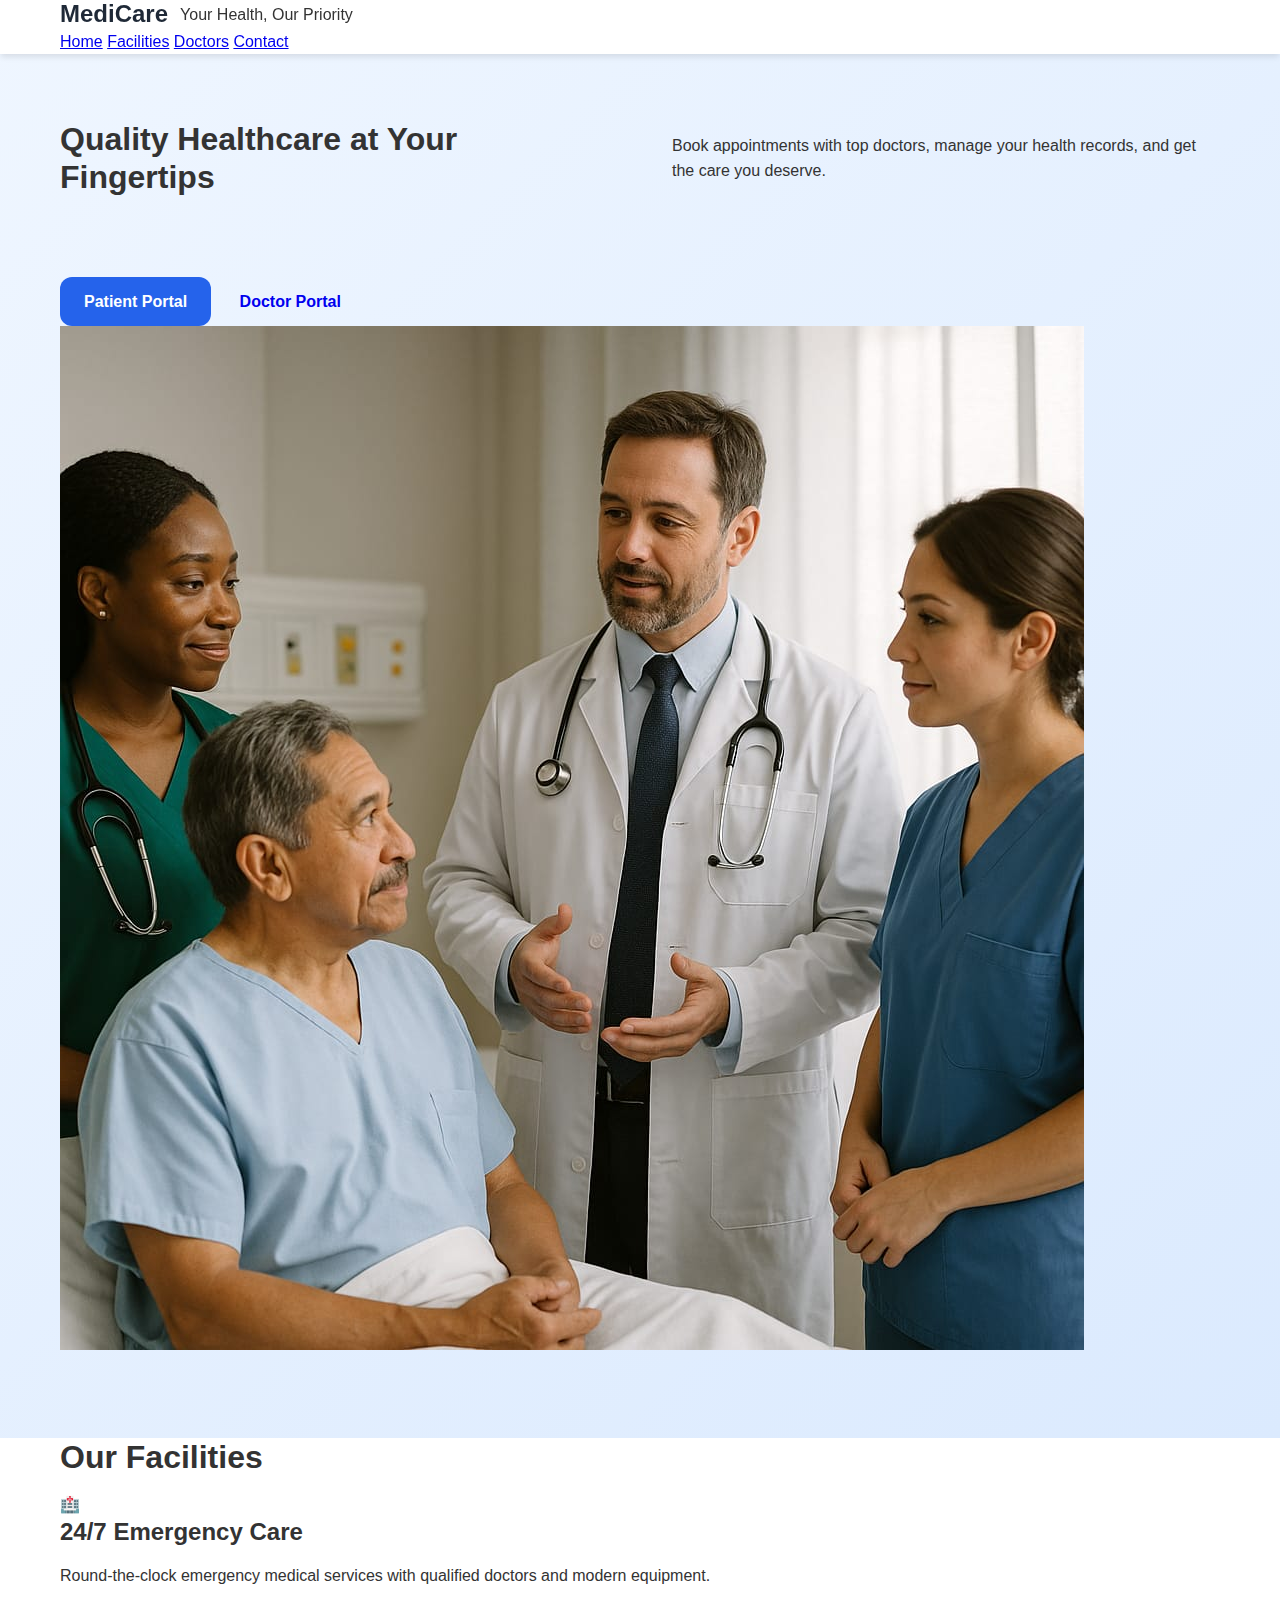
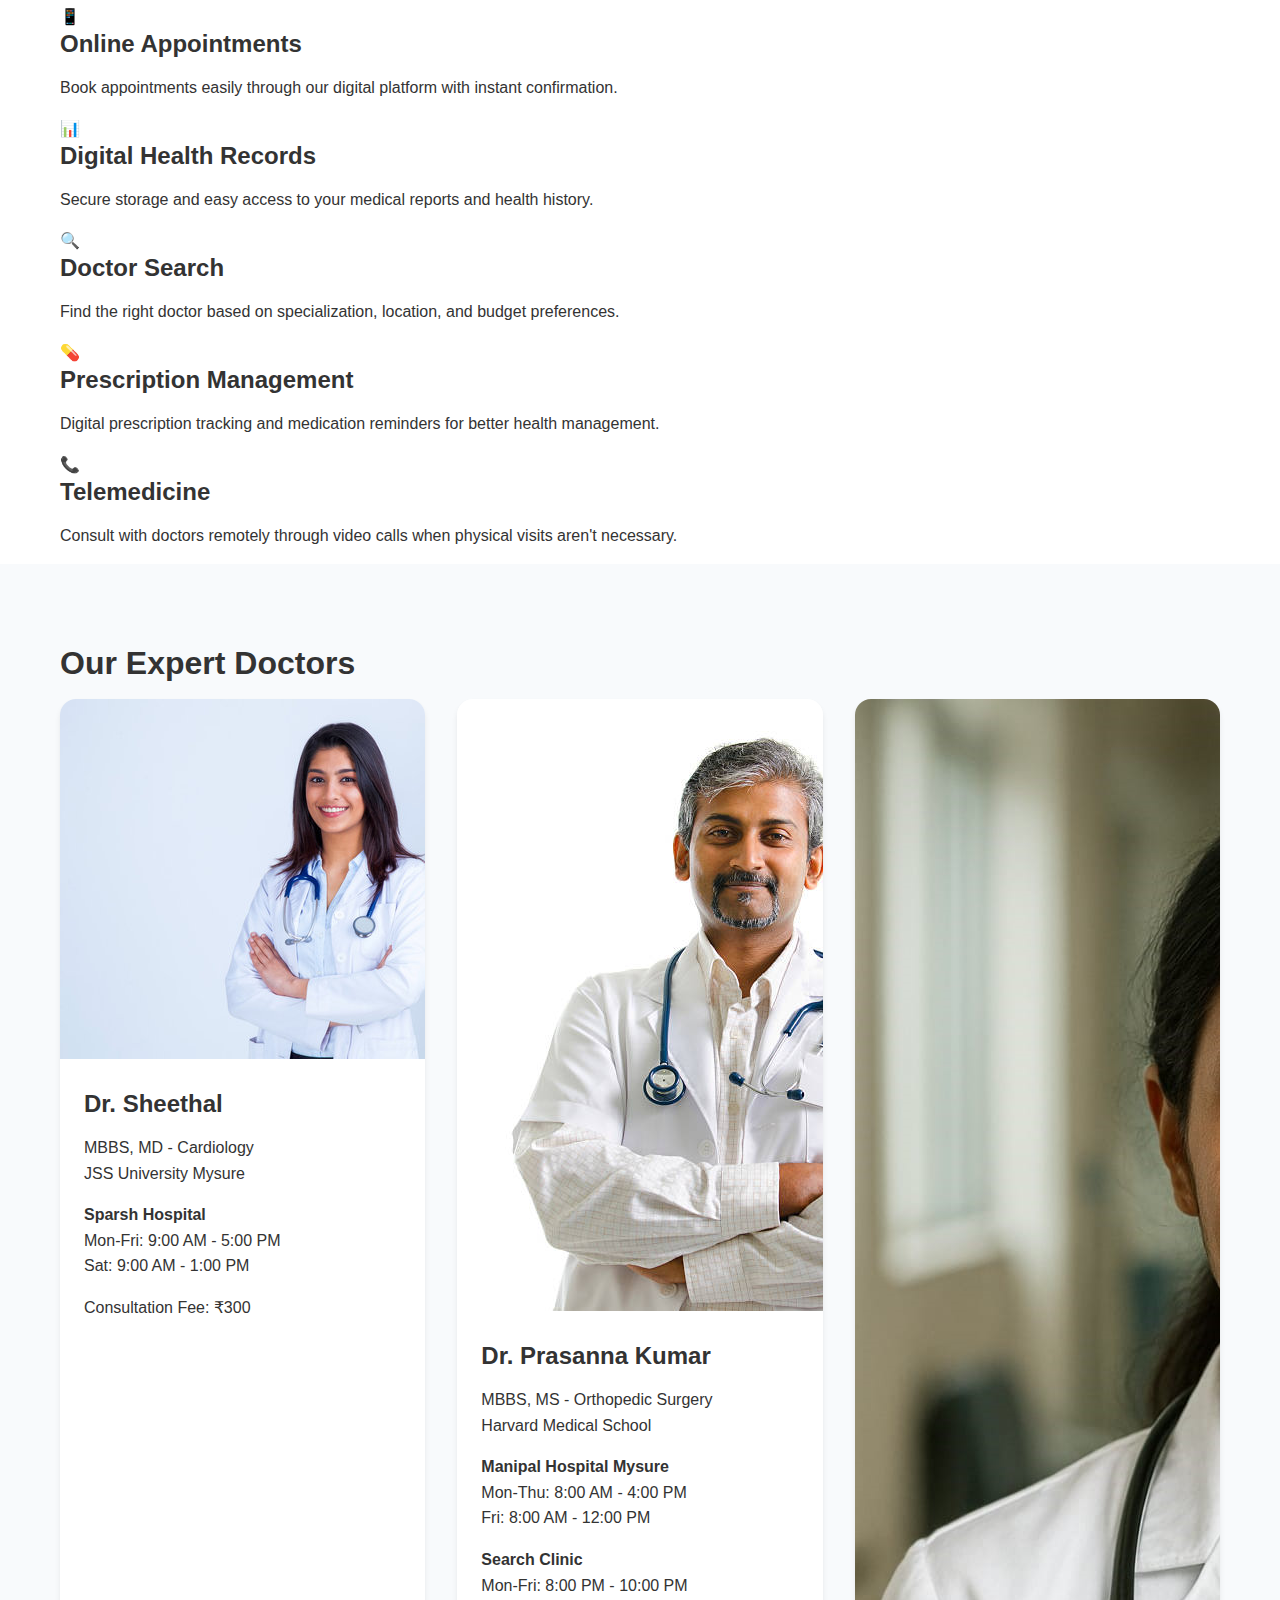
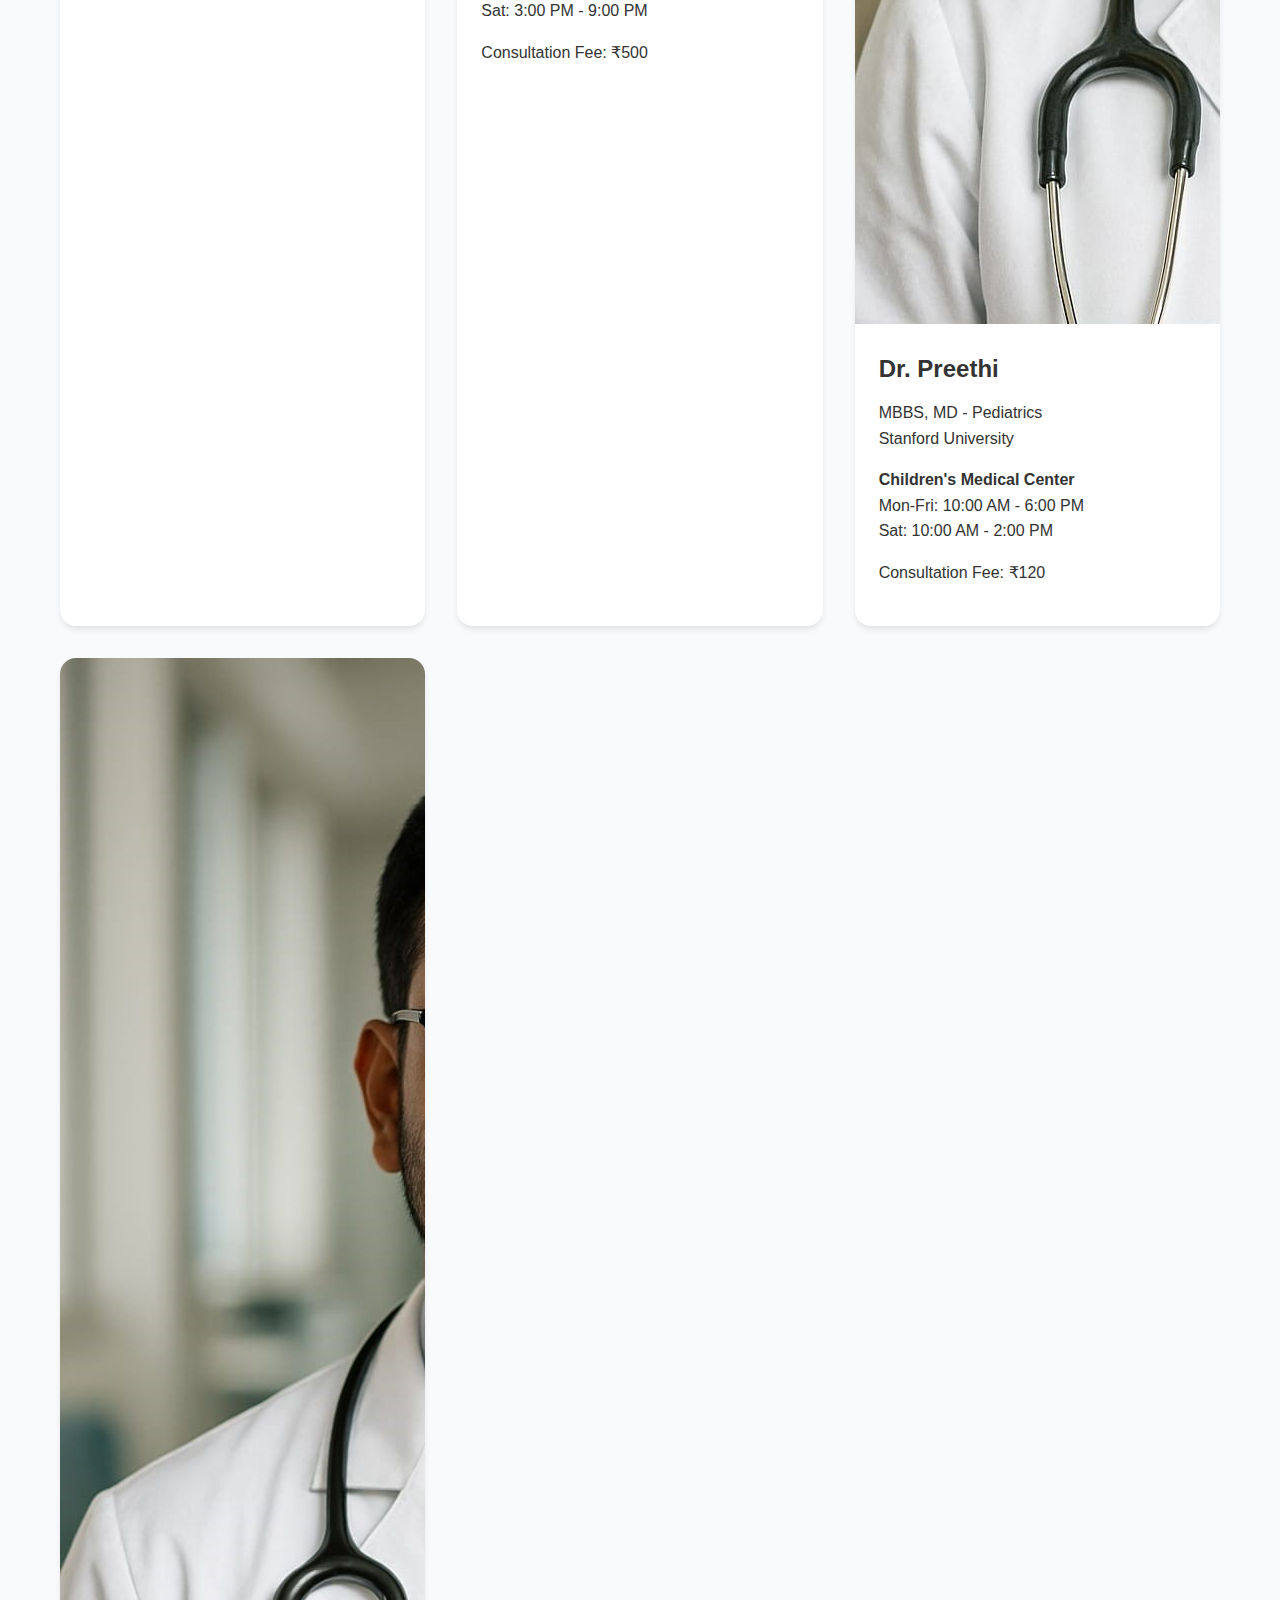
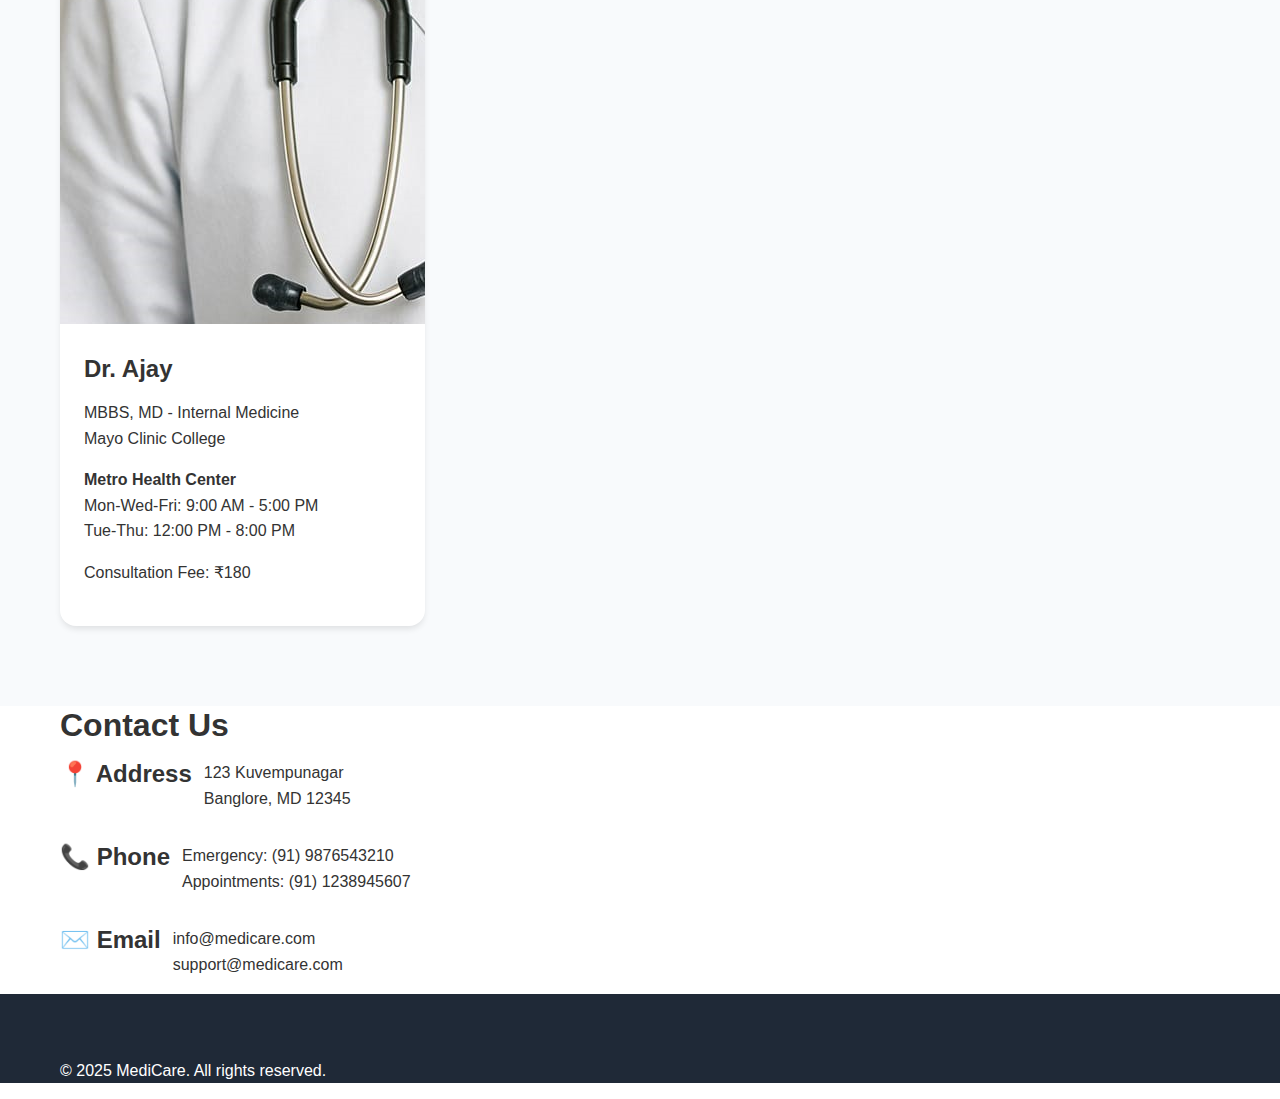
<file: docs/index.html>
<!DOCTYPE html>
<html lang="en">
<head>
    <meta charset="UTF-8">
    <meta name="viewport" content="width=device-width, initial-scale=1.0">
    <title>MediCare - Doctor Appointment Booking</title>
    <link rel="stylesheet" href="styles.css">
</head>
<body>
    <header class="header">
        <div class="container">
            <div class="logo">
                <h1>MediCare</h1>
                <span>Your Health, Our Priority</span>
            </div>
            <nav class="nav">
                <a href="#home">Home</a>
                <a href="#facilities">Facilities</a>
                <a href="#doctors">Doctors</a>
                <a href="#contact">Contact</a>
            </nav>
        </div>
    </header>

    <main>
        <section id="home" class="hero">
            <div class="container">
                <div class="hero-content">
                    <h2>Quality Healthcare at Your Fingertips</h2>
                    <p>Book appointments with top doctors, manage your health records, and get the care you deserve.</p>
                    <div class="portal-buttons">
                        <a href="patient-login.html" class="btn btn-primary">Patient Portal</a>
                        <a href="doctor-login.html" class="btn btn-secondary">Doctor Portal</a>
                    </div>
                </div>
                <div class="hero-image">
                    <img src="main.jpg.jpeg" alt="Healthcare">
                </div>
            </div>
        </section>

        <section id="facilities" class="facilities">
            <div class="container">
                <h2>Our Facilities</h2>
                <div class="facilities-grid">
                    <div class="facility-card">
                        <div class="facility-icon">🏥</div>
                        <h3>24/7 Emergency Care</h3>
                        <p>Round-the-clock emergency medical services with qualified doctors and modern equipment.</p>
                    </div>
                    <div class="facility-card">
                        <div class="facility-icon">📱</div>
                        <h3>Online Appointments</h3>
                        <p>Book appointments easily through our digital platform with instant confirmation.</p>
                    </div>
                    <div class="facility-card">
                        <div class="facility-icon">📊</div>
                        <h3>Digital Health Records</h3>
                        <p>Secure storage and easy access to your medical reports and health history.</p>
                    </div>
                    <div class="facility-card">
                        <div class="facility-icon">🔍</div>
                        <h3>Doctor Search</h3>
                        <p>Find the right doctor based on specialization, location, and budget preferences.</p>
                    </div>
                    <div class="facility-card">
                        <div class="facility-icon">💊</div>
                        <h3>Prescription Management</h3>
                        <p>Digital prescription tracking and medication reminders for better health management.</p>
                    </div>
                    <div class="facility-card">
                        <div class="facility-icon">📞</div>
                        <h3>Telemedicine</h3>
                        <p>Consult with doctors remotely through video calls when physical visits aren't necessary.</p>
                    </div>
                </div>
            </div>
        </section>

        <section id="doctors" class="doctors">
            <div class="container">
                <h2>Our Expert Doctors</h2>
                <div class="doctors-grid">
                    <div class="doctor-card">
                        <img src="Sheethal.jpeg" alt="Dr. Sheethal">
                        <div class="doctor-info">
                            <h3>Dr. Sheethal</h3>
                            <p class="qualification">MBBS, MD - Cardiology<br>JSS University Mysure</p>
                            <p class="workplace"><strong>Sparsh Hospital</strong><br>Mon-Fri: 9:00 AM - 5:00 PM<br>Sat: 9:00 AM - 1:00 PM</p>
                            <p class="fee">Consultation Fee: ₹300</p>
                        </div>
                    </div>
                    <div class="doctor-card">
                        <img src="Prasanna.jpeg" alt="Dr. Prasanna Kumar">
                        <div class="doctor-info">
                            <h3>Dr. Prasanna Kumar</h3>
                            <p class="qualification">MBBS, MS - Orthopedic Surgery<br>Harvard Medical School</p>
                            <p class="workplace"><strong>Manipal Hospital Mysure</strong><br>Mon-Thu: 8:00 AM - 4:00 PM<br>Fri: 8:00 AM - 12:00 PM</p>
                            <p class="workplace"><strong>Search Clinic</strong><br>Mon-Fri: 8:00 PM - 10:00 PM<br>Sat: 3:00 PM - 9:00 PM</p>
                            <p class="fee">Consultation Fee: ₹500</p>
                        </div>
                    </div>
                    <div class="doctor-card">
                        <img src="Preethi.jpeg" alt="Dr. Preethi">
                        <div class="doctor-info">
                            <h3>Dr. Preethi</h3>
                            <p class="qualification">MBBS, MD - Pediatrics<br>Stanford University</p>
                            <p class="workplace"><strong>Children's Medical Center</strong><br>Mon-Fri: 10:00 AM - 6:00 PM<br>Sat: 10:00 AM - 2:00 PM</p>
                            <p class="fee">Consultation Fee: ₹120</p>
                        </div>
                    </div>
                    <div class="doctor-card">
                        <img src="ajay.jpg.jpeg" alt="Dr. Ajay">
                        <div class="doctor-info">
                            <h3>Dr. Ajay</h3>
                            <p class="qualification">MBBS, MD - Internal Medicine<br>Mayo Clinic College</p>
                            <p class="workplace"><strong>Metro Health Center</strong><br>Mon-Wed-Fri: 9:00 AM - 5:00 PM<br>Tue-Thu: 12:00 PM - 8:00 PM</p>
                            <p class="fee">Consultation Fee: ₹180</p>
                        </div>
                    </div>
                </div>
            </div>
        </section>

        <section id="contact" class="contact">
            <div class="container">
                <h2>Contact Us</h2>
                <div class="contact-info">
                    <div class="contact-item">
                        <h3>📍 Address</h3>
                        <p>123  Kuvempunagar<br>Banglore, MD 12345</p>
                    </div>
                    <div class="contact-item">
                        <h3>📞 Phone</h3>
                        <p>Emergency: (91) 9876543210<br>Appointments: (91) 1238945607</p>
                    </div>
                    <div class="contact-item">
                        <h3>✉️ Email</h3>
                        <p>info@medicare.com<br>support@medicare.com</p>
                    </div>
                </div>
            </div>
        </section>
    </main>

    <footer class="footer">
        <div class="container">
            <p>&copy; 2025 MediCare. All rights reserved.</p>
        </div>
    </footer>
</body>
</html>
</file>
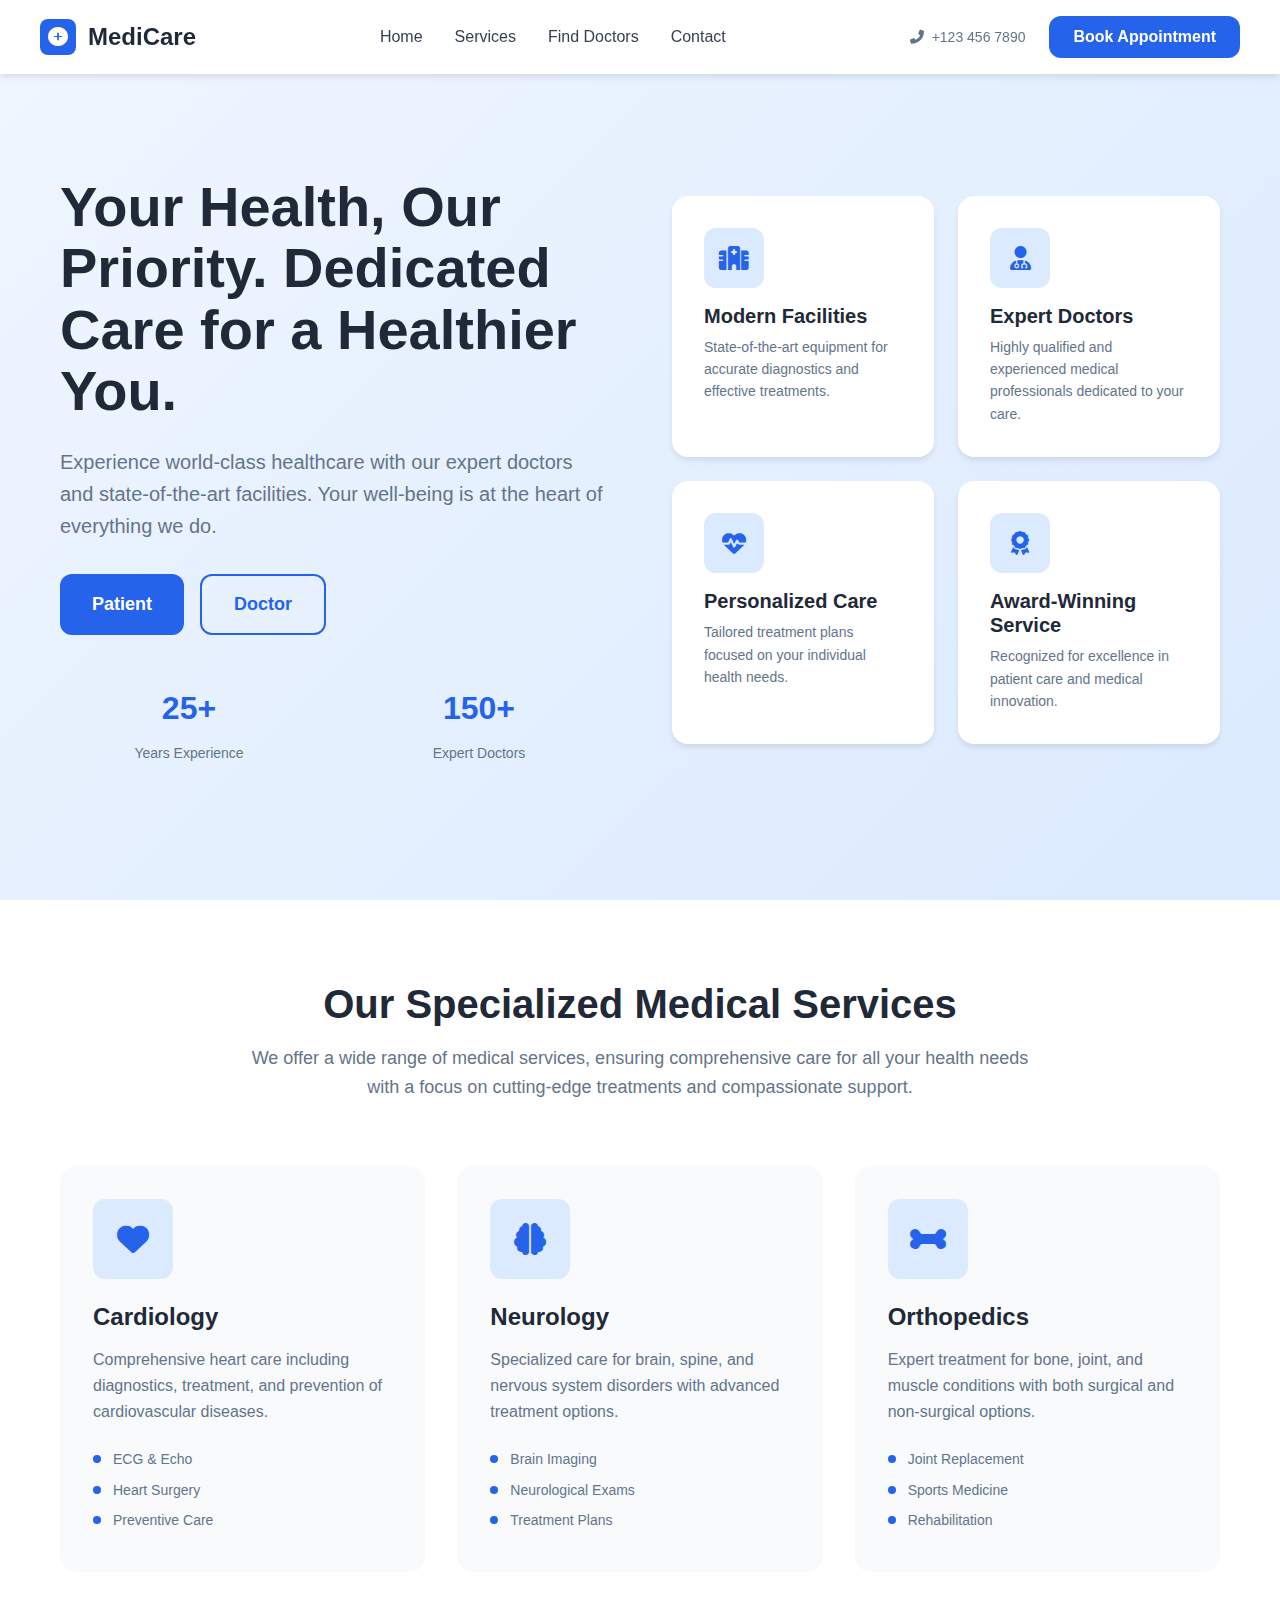
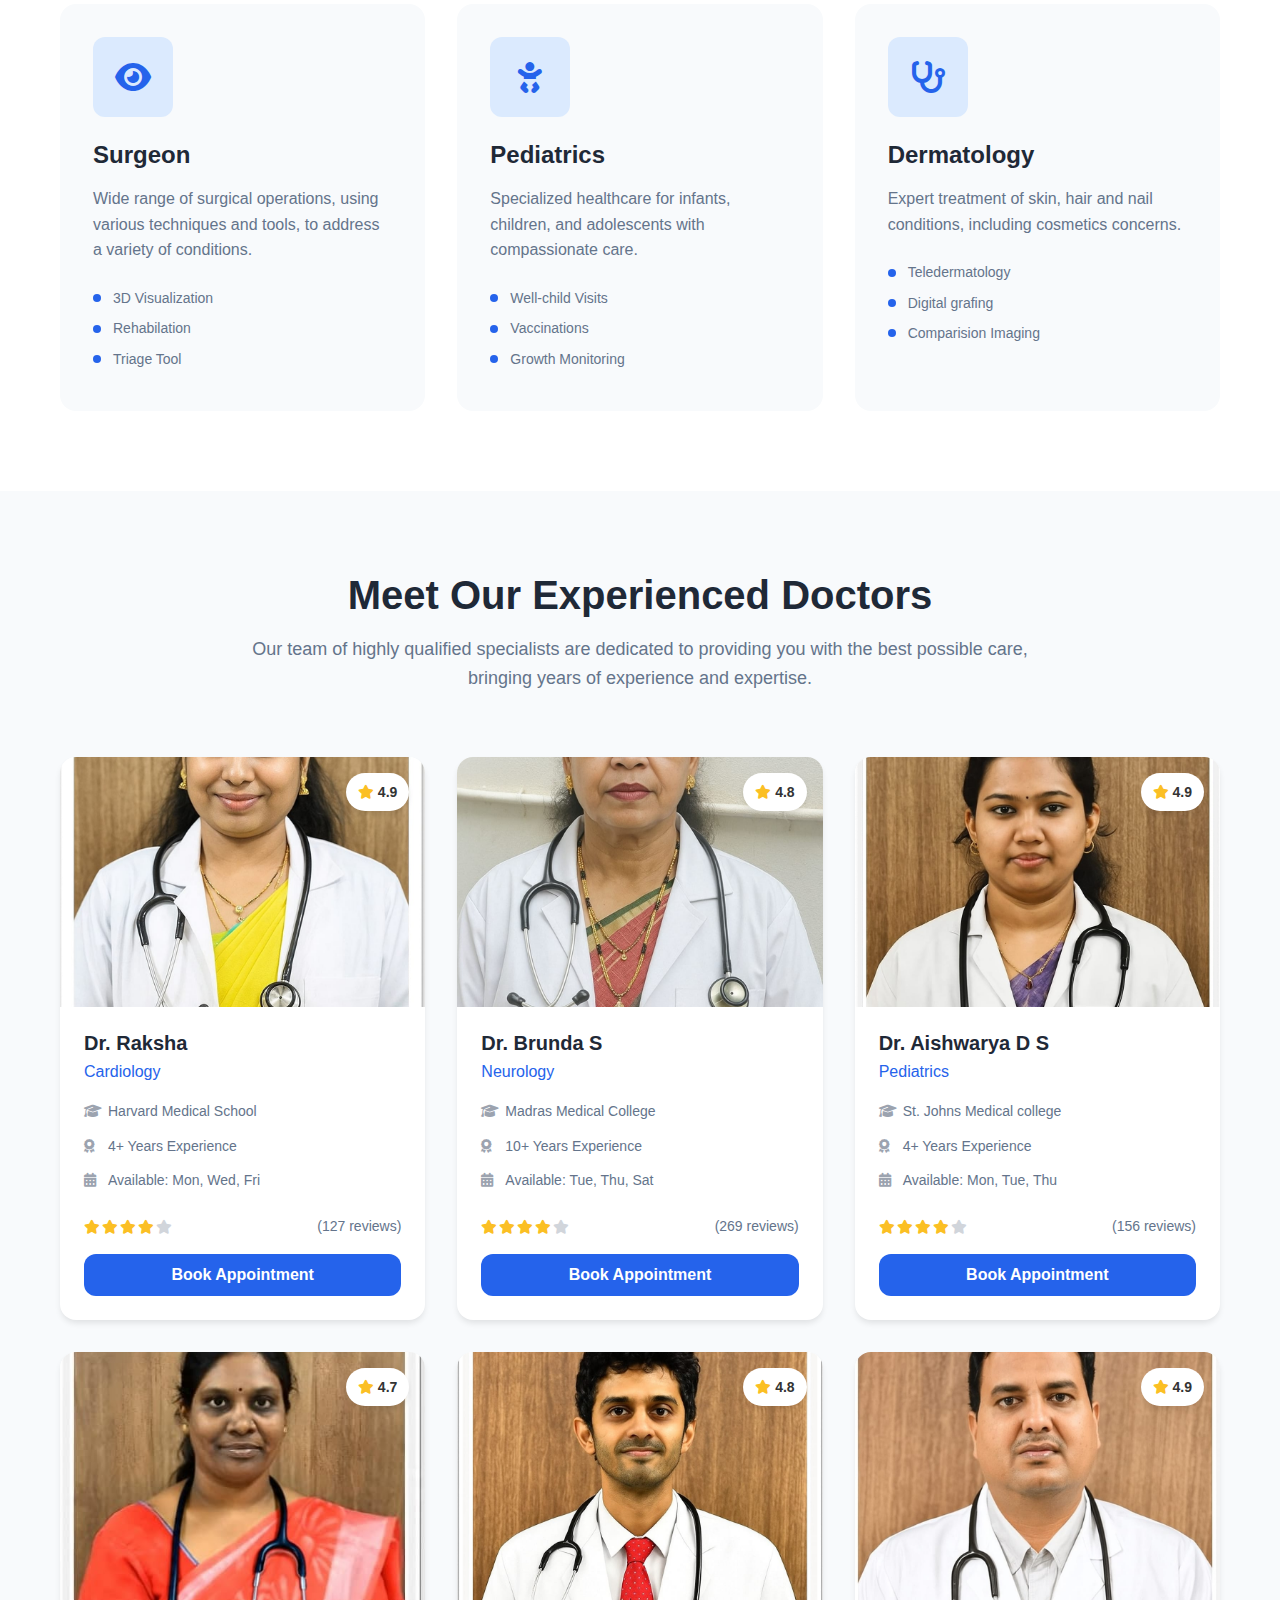
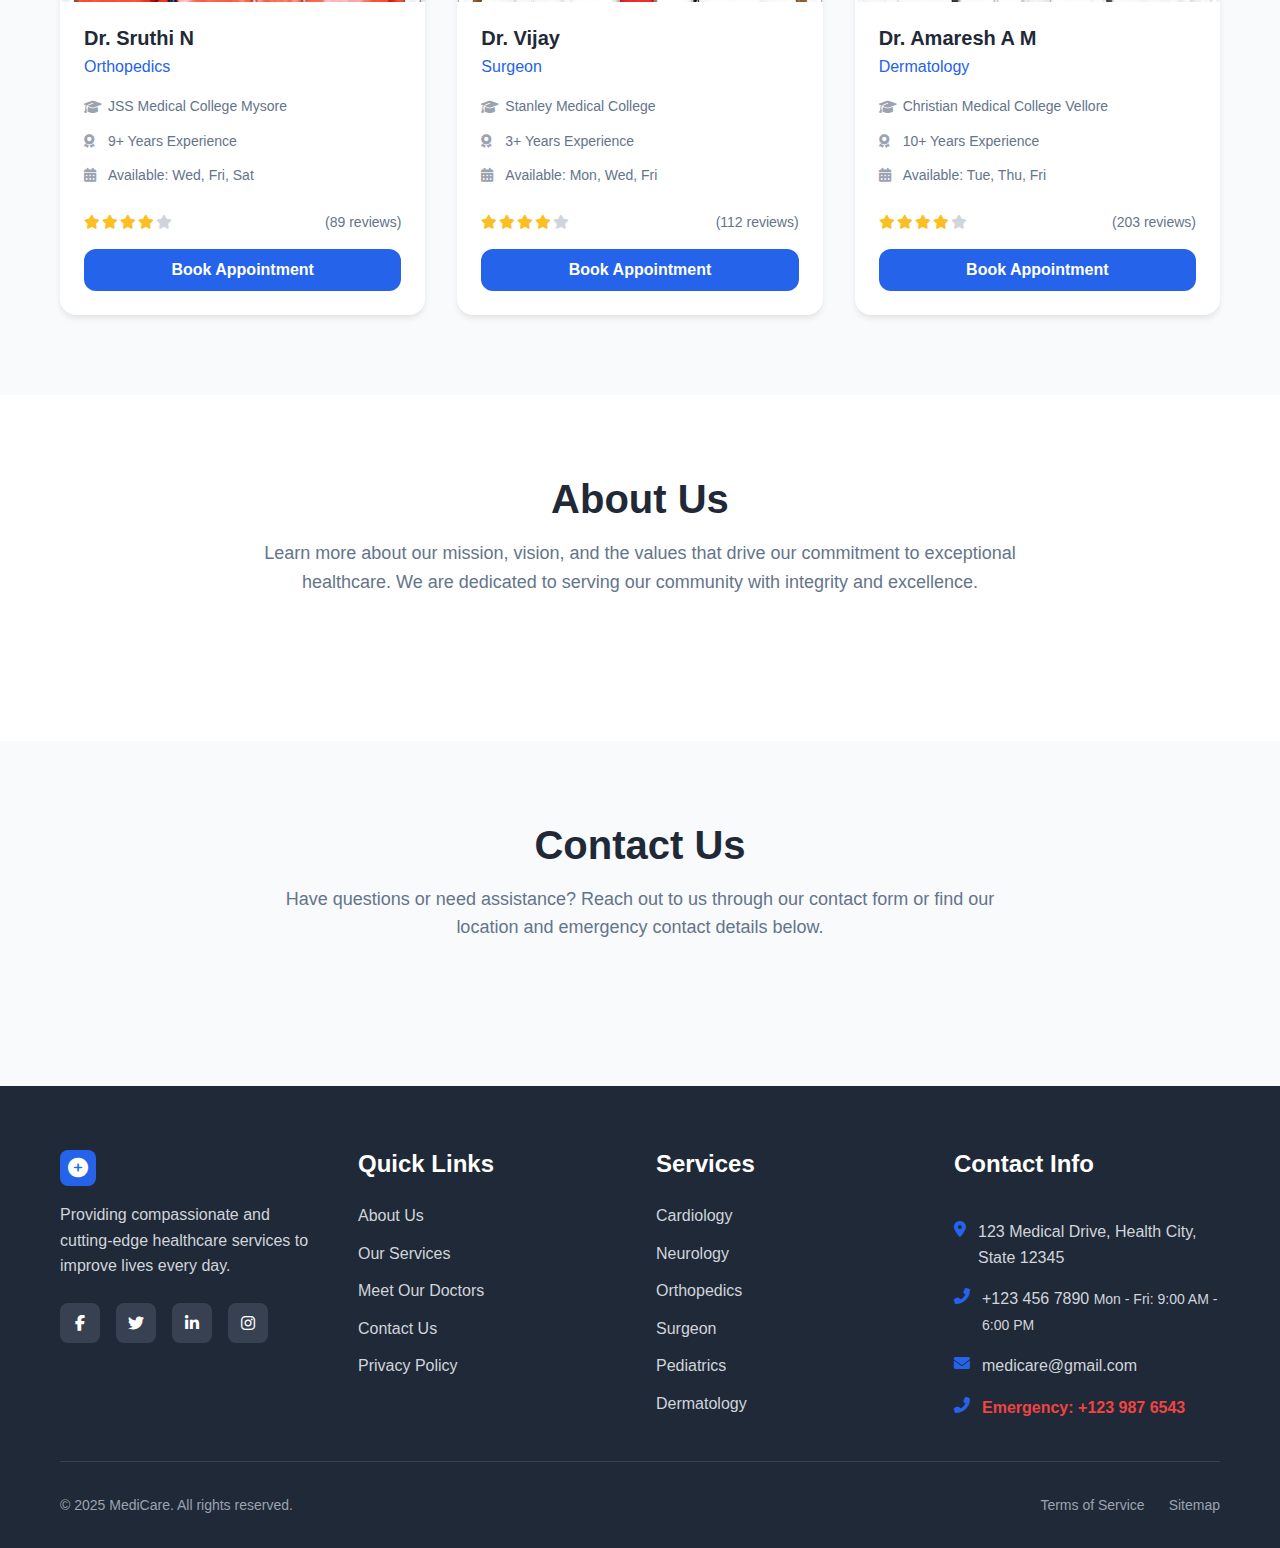
<file: docs/public/index.html>
<!DOCTYPE html>
<html lang="en">
<head>
    <meta charset="UTF-8">
    <meta name="viewport" content="width=device-width, initial-scale=1.0">
    <title>MediCare - Your Health, Our Priority</title>
    <link rel="icon" href="favicon.ico" type="image/x-icon">

    <link rel="stylesheet" href="https://cdnjs.cloudflare.com/ajax/libs/font-awesome/6.7.2/css/all.min.css" integrity="sha512-Evv84Mr4kqVGRNSgIGL/F/aIDqQb7xQ2vcrdIwxfjThSH8CSR7PBEakCr51Ck+w+/U6swU2Im1vVX0SVk9ABhg==" crossorigin="anonymous" referrerpolicy="no-referrer" />

    <link rel="stylesheet" href="styles.css">
</head>
<body>

    <header class="header">
        <div class="container nav-wrapper">
            <a href="#" class="logo" onclick="window.location.reload(); return false;">
                <i class="fas fa-plus-circle logo-icon"></i>
                <h1>MediCare</h1>
            </a>
            <nav class="desktop-nav">
                <a href="#hero" class="nav-link" onclick="showView('patient-portal-content');">Home</a>
                <a href="#services" class="nav-link" onclick="showView('patient-portal-content');">Services</a>
                <a href="#doctors" class="nav-link" onclick="showView('patient-portal-content');">Find Doctors</a>
                <a href="#contact" class="nav-link" onclick="showView('patient-portal-content');">Contact</a>
            </nav>
            <div class="header-actions">
                <div class="phone-info">
                    <i class="fas fa-phone-alt"></i>
                    <span>+123 456 7890</span>
                </div>
                <button class="btn btn-primary" onclick="openBookingModal()">Book Appointment</button>
            </div>
            <button class="mobile-menu-btn" onclick="toggleMobileMenu()">
                <i class="fas fa-bars"></i>
            </button>
        </div>
        <div class="mobile-menu" id="mobileMenu">
            <nav class="mobile-nav">
                <a href="#hero" class="nav-link" onclick="showView('patient-portal-content'); closeMobileMenu();">Home</a>
                <a href="#services" class="nav-link" onclick="showView('patient-portal-content'); closeMobileMenu();">Services</a>
                <a href="#doctors" class="nav-link" onclick="showView('patient-portal-content'); closeMobileMenu();">Find Doctors</a>
                <a href="#contact" class="nav-link" onclick="showView('patient-portal-content'); closeMobileMenu();">Contact</a>
            </nav>
            <div class="mobile-actions">
                <div class="phone-info">
                    <i class="fas fa-phone-alt"></i>
                    <span>+123 456 7890</span>
                </div>
                <button class="btn btn-primary" onclick="openBookingModal()">Book Appointment</button>
            </div>
        </div>
    </header>

    <main>
        <div id="patient-portal-content" class="portal-content active-portal">
            <section class="hero" id="hero">
                <div class="container hero-content">
                    <div class="hero-text">
                        <h1 class="hero-title">Your Health, Our Priority. Dedicated Care for a Healthier You.</h1>
                        <p class="hero-description">Experience world-class healthcare with our expert doctors and state-of-the-art facilities. Your well-being is at the heart of everything we do.</p>
                        <div class="hero-buttons">
                            <a href="index2.html" class="btn btn-primary btn-large">Patient</a>
                            <button class="btn btn-outline btn-large" onclick="window.location.href='indexd.html'">Doctor</button>
                        </div>
                        <div class="hero-stats">
                            <div class="stat">
                                <div class="stat-number">25+</div>
                                <div class="stat-label">Years Experience</div>
                            </div>
                            <div class="stat">
                                <div class="stat-number">150+</div>
                                <div class="stat-label">Expert Doctors</div>
                            </div>
                        </div>
                    </div>
                    <div class="hero-features">
                        <div class="feature-card">
                            <div class="feature-icon"><i class="fas fa-hospital"></i></div>
                            <h3>Modern Facilities</h3>
                            <p>State-of-the-art equipment for accurate diagnostics and effective treatments.</p>
                        </div>
                        <div class="feature-card">
                            <div class="feature-icon"><i class="fas fa-user-md"></i></div>
                            <h3>Expert Doctors</h3>
                            <p>Highly qualified and experienced medical professionals dedicated to your care.</p>
                        </div>
                        <div class="feature-card">
                            <div class="feature-icon"><i class="fas fa-heartbeat"></i></div>
                            <h3>Personalized Care</h3>
                            <p>Tailored treatment plans focused on your individual health needs.</p>
                        </div>
                        <div class="feature-card">
                            <div class="feature-icon"><i class="fas fa-award"></i></div>
                            <h3>Award-Winning Service</h3>
                            <p>Recognized for excellence in patient care and medical innovation.</p>
                        </div>
                    </div>
                </div>
            </section>

            <section class="services" id="services">
                <div class="container">
                    <div class="section-header">
                        <h2>Our Specialized Medical Services</h2>
                        <p>We offer a wide range of medical services, ensuring comprehensive care for all your health needs with a focus on cutting-edge treatments and compassionate support.</p>
                    </div>
                    <div class="services-grid" id="servicesGrid">
                        </div>
                </div>
            </section>

            <section class="doctors" id="doctors">
                <div class="container">
                    <div class="section-header">
                        <h2>Meet Our Experienced Doctors</h2>
                        <p>Our team of highly qualified specialists are dedicated to providing you with the best possible care, bringing years of experience and expertise.</p>
                    </div>
                    <div class="doctors-grid" id="doctorsGrid">
                        </div>
                </div>
            </section>

            <section class="services" id="about">
                <div class="container section-header">
                    <h2>About Us</h2>
                    <p>Learn more about our mission, vision, and the values that drive our commitment to exceptional healthcare. We are dedicated to serving our community with integrity and excellence.</p>
                </div>
            </section>

            <section class="doctors" id="contact">
                <div class="container section-header">
                    <h2>Contact Us</h2>
                    <p>Have questions or need assistance? Reach out to us through our contact form or find our location and emergency contact details below.</p>
                </div>
            </section>
        </div>

        <div id="doctor-portal-content" class="portal-content">
            <section class="doctors" id="doctorsPortal">
                <div class="container">
                    <div class="section-header">
                        <h2>Doctor Portal: Manage Profiles & Appointments</h2>
                        <p>Welcome, Doctors! Here you can view and manage your profiles, schedules, and patient appointments.</p>
                        <p>You are now accessing the Doctor Portal via a direct link. This section could be used for an embedded experience or a placeholder before redirecting.</p>
                    </div>
                    <div class="doctors-grid" id="doctorsViewGrid">
                        </div>
                </div>
            </section>
        </div>

    </main>

    <footer class="footer">
        <div class="container">
            <div class="footer-content">
                <div class="footer-section about">
                    <a href="#" class="logo footer-logo" onclick="window.location.reload(); return false;">
                        <i class="fas fa-plus-circle logo-icon"></i>
                        <h1>MediCare</h1>
                    </a>
                    <p>Providing compassionate and cutting-edge healthcare services to improve lives every day.</p>
                    <div class="social-links">
                        <a href="#" class="social-link"><i class="fab fa-facebook-f"></i></a>
                        <a href="#" class="social-link"><i class="fab fa-twitter"></i></a>
                        <a href="#" class="social-link"><i class="fab fa-linkedin-in"></i></a>
                        <a href="#" class="social-link"><i class="fab fa-instagram"></i></a>
                    </div>
                </div>
                <div class="footer-section quick-links">
                    <h3>Quick Links</h3>
                    <ul>
                        <li><a href="#about" onclick="showView('patient-portal-content')">About Us</a></li>
                        <li><a href="#services" onclick="showView('patient-portal-content')">Our Services</a></li>
                        <li><a href="#doctors" onclick="showView('patient-portal-content')">Meet Our Doctors</a></li>
                        <li><a href="#contact" onclick="showView('patient-portal-content')">Contact Us</a></li>
                        <li><a href="#">Privacy Policy</a></li>
                    </ul>
                </div>
                <div class="footer-section services-list">
                    <h3>Services</h3>
                    <ul>
                        <li><a href="#" onclick="showView('patient-portal-content')">Cardiology</a></li>
                        <li><a href="#" onclick="showView('patient-portal-content')">Neurology</a></li>
                        <li><a href="#" onclick="showView('patient-portal-content')">Orthopedics</a></li>
                        <li><a href="#" onclick="showView('patient-portal-content')">Surgeon</a></li>
                        <li><a href="#" onclick="showView('patient-portal-content')">Pediatrics</a></li>
                        <li><a href="#" onclick="showView('patient-portal-content')">Dermatology</a></li>
                    </ul>
                </div>
                <div class="footer-section contact-info">
                    <h3>Contact Info</h3>
                    <div class="contact-item">
                        <i class="fas fa-map-marker-alt"></i>
                        <span>123 Medical Drive, Health City, State 12345</span>
                    </div>
                    <div class="contact-item">
                        <i class="fas fa-phone-alt"></i>
                        <div>
                            <span>+123 456 7890</span>
                            <span class="hours">Mon - Fri: 9:00 AM - 6:00 PM</span>
                        </div>
                    </div>
                    <div class="contact-item">
                        <i class="fas fa-envelope"></i>
                        <span>medicare@gmail.com</span>
                    </div>
                    <div class="contact-item">
                        <i class="fas fa-phone-alt"></i>
                        <span class="emergency">Emergency: +123 987 6543</span>
                    </div>
                </div>
            </div>
            <div class="footer-bottom">
                <div class="footer-bottom-content">
                    <span class="copyright">&copy; 2025 MediCare. All rights reserved.</span>
                    <div class="footer-links">
                        <a href="#">Terms of Service</a>
                        <a href="#">Sitemap</a>
                    </div>
                </div>
            </div>
        </div>
    </footer>

    <div id="bookingModal" class="modal-overlay">
        <div class="modal">
            <div class="modal-header">
                <div class="modal-title">
                    <i class="fas fa-calendar-check"></i>
                    <h2>Book Your Appointment</h2>
                </div>
                <button class="modal-close" onclick="closeBookingModal()">
                    <i class="fas fa-times"></i>
                </button>
            </div>
            <div class="progress-bar">
                <div class="progress-steps">
                    <div class="progress-step active">1</div>
                    <div class="progress-line"></div>
                    <div class="progress-step">2</div>
                    <div class="progress-line"></div>
                    <div class="progress-step">3</div>
                </div>
                <div class="progress-labels">
                    <span>Patient Info</span>
                    <span>Appointment Details</span>
                    <span>Confirmation</span>
                </div>
            </div>
            <form id="bookingForm" class="booking-form">
                <div id="step1" class="form-step active">
                    <div class="step-header">
                        <h3>Your Information</h3>
                        <p>Please provide your personal details for the appointment.</p>
                    </div>
                    <div class="form-grid">
                        <div class="form-group">
                            <label for="firstName">First Name</label>
                            <input type="text" id="firstName" name="firstName" required>
                        </div>
                        <div class="form-group">
                            <label for="lastName">Last Name</label>
                            <input type="text" id="lastName" name="lastName" required>
                        </div>
                        <div class="form-group">
                            <label for="email">Email Address</label>
                            <input type="email" id="email" name="email" required>
                        </div>
                        <div class="form-group">
                            <label for="phone">Phone Number</label>
                            <input type="tel" id="phone" name="phone" required>
                        </div>
                        <div class="form-group full-width">
                            <label for="address">Address</label>
                            <input type="text" id="address" name="address">
                        </div>
                    </div>
                </div>

                <div id="step2" class="form-step">
                    <div class="step-header">
                        <h3>Appointment Details</h3>
                        <p>Select your desired service, doctor, date, and time.</p>
                    </div>
                    <div class="form-grid">
                        <div class="form-group">
                            <label for="service">Service</label>
                            <select id="service" name="service" required>
                                <option value="">Select a Service</option>
                                <option value="Cardiology">Cardiology</option>
                                <option value="Neurology">Neurology</option>
                                <option value="Orthopedics">Orthopedics</option>
                                <option value="Ophthalmology">Surgeon</option>
                                <option value="Pediatrics">Pediatrics</option>
                                <option value="General Medicine">Dermatology</option>
                            </select>
                        </div>
                        <div class="form-group">
                            <label for="doctor">Preferred Doctor</label>
                            <select id="doctor" name="doctor" required>
                                <option value="">Any Doctor</option>
                                <option value="Dr. Sarah Johnson">Dr. Raksha (Cardiology)</option>
                                <option value="Dr. Michael Chen">Dr. Bruda S (Neurology)</option>
                                <option value="Dr. Emily Rodriguez">Dr. Aishwarya D S (Pediatrics)</option>
                                <option value="Dr. James Wilson">Dr. Shruthi N (Orthopedics)</option>
                                <option value="Dr. Lisa Thompson">Dr. Vijay (Surgeon)</option>
                                <option value="Dr. Robert Kumar">Dr. Amaresh A M (Dermatology)</option>
                            </select>
                        </div>
                        <div class="form-group">
                            <label for="appointmentDate">Appointment Date</label>
                            <input type="date" id="appointmentDate" name="appointmentDate" required>
                        </div>
                        <div class="form-group">
                            <label for="appointmentTime">Appointment Time</label>
                            <input type="time" id="appointmentTime" name="appointmentTime" required>
                        </div>
                        <div class="form-group full-width">
                            <label for="notes">Additional Notes (Optional)</label>
                            <textarea id="notes" name="notes"></textarea>
                        </div>
                    </div>
                </div>

                <div id="step3" class="form-step">
                    <div class="step-header">
                        <h3>Confirm Your Appointment</h3>
                        <p>Please review your details before confirming your booking.</p>
                    </div>
                    <div class="appointment-summary">
                        <h4>Appointment Summary</h4>
                        <div id="summaryContent" class="summary-content">
                            </div>
                    </div>
                </div>

                <div class="form-actions">
                    <button type="button" id="backBtn" class="btn btn-outline" style="display: none;" onclick="previousStep()">Back</button>
                    <button type="button" id="nextBtn" class="btn btn-primary" onclick="nextStep()">Next</button>
                    <button type="submit" id="submitBtn" class="btn btn-primary" style="display: none;">Confirm Booking</button>
                </div>
            </form>
        </div>
    </div>

    <script src="script.js"></script>
</body>
</html>
</file>
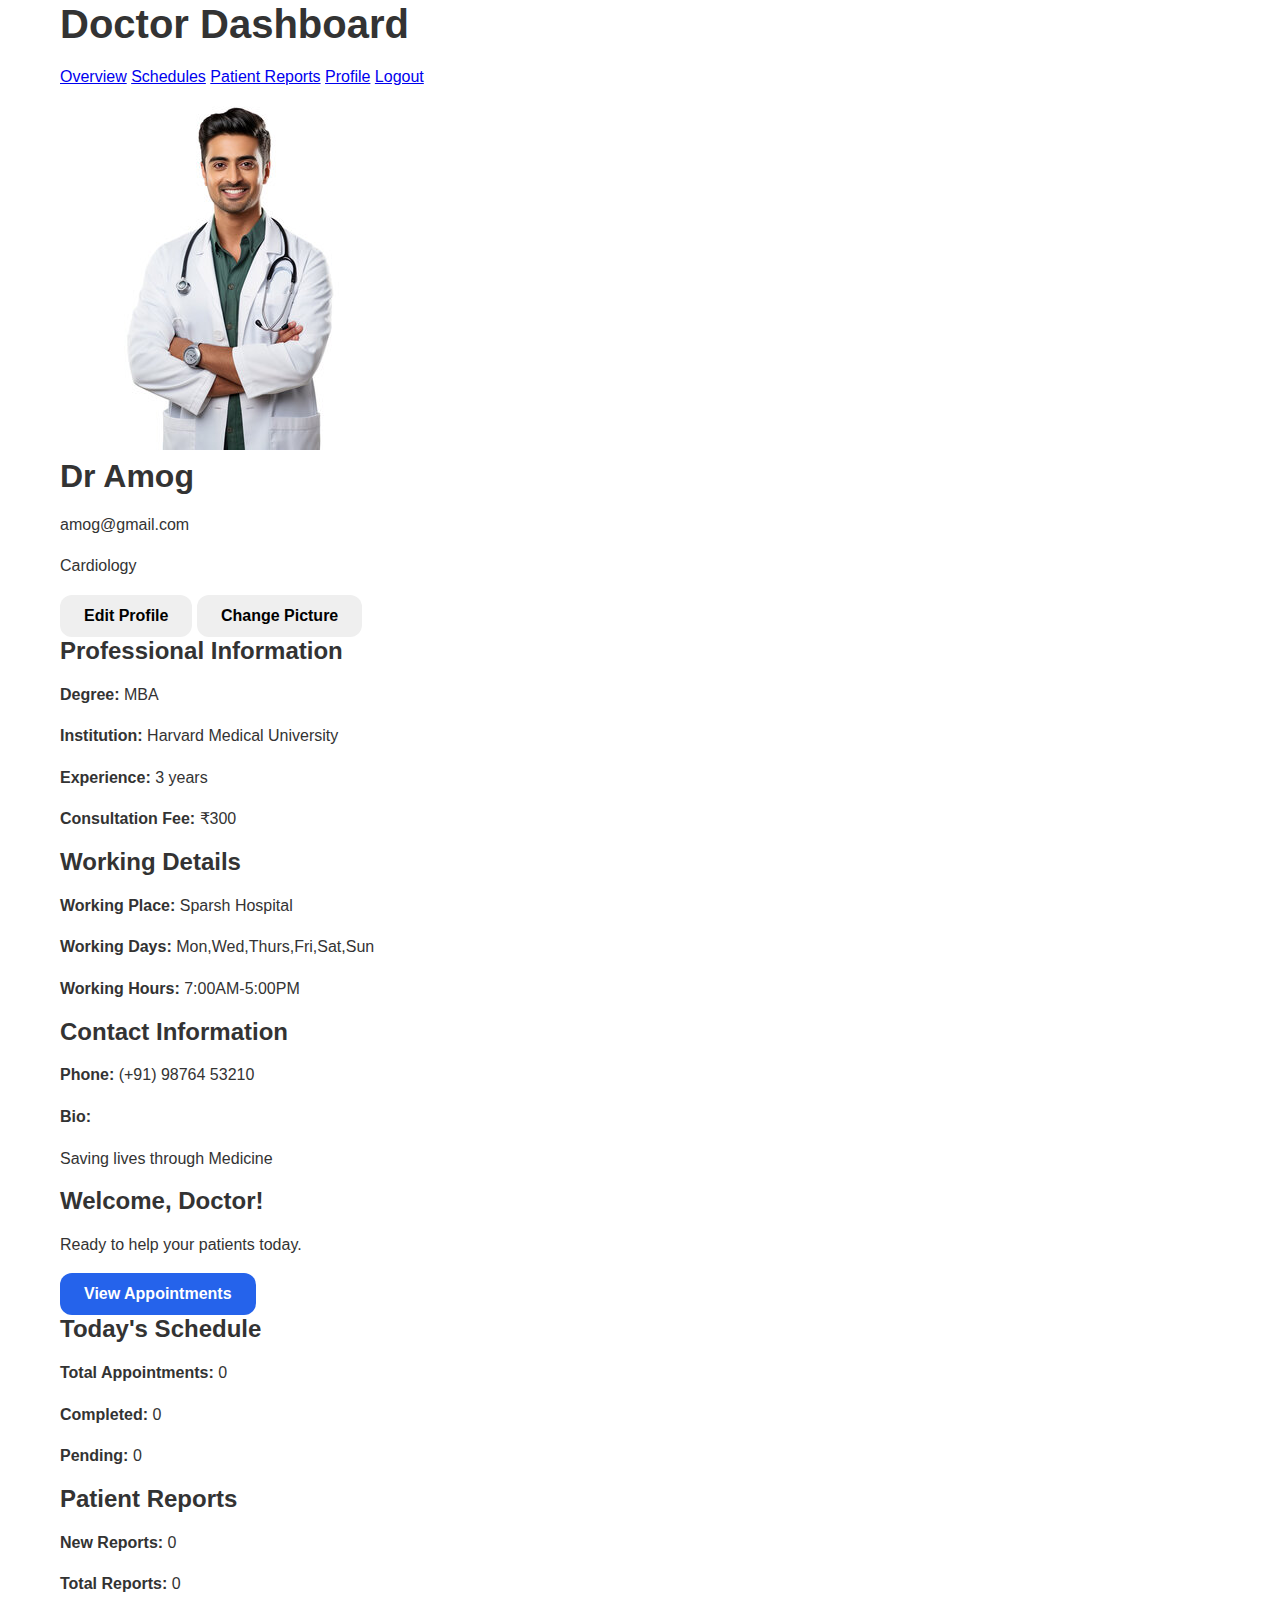
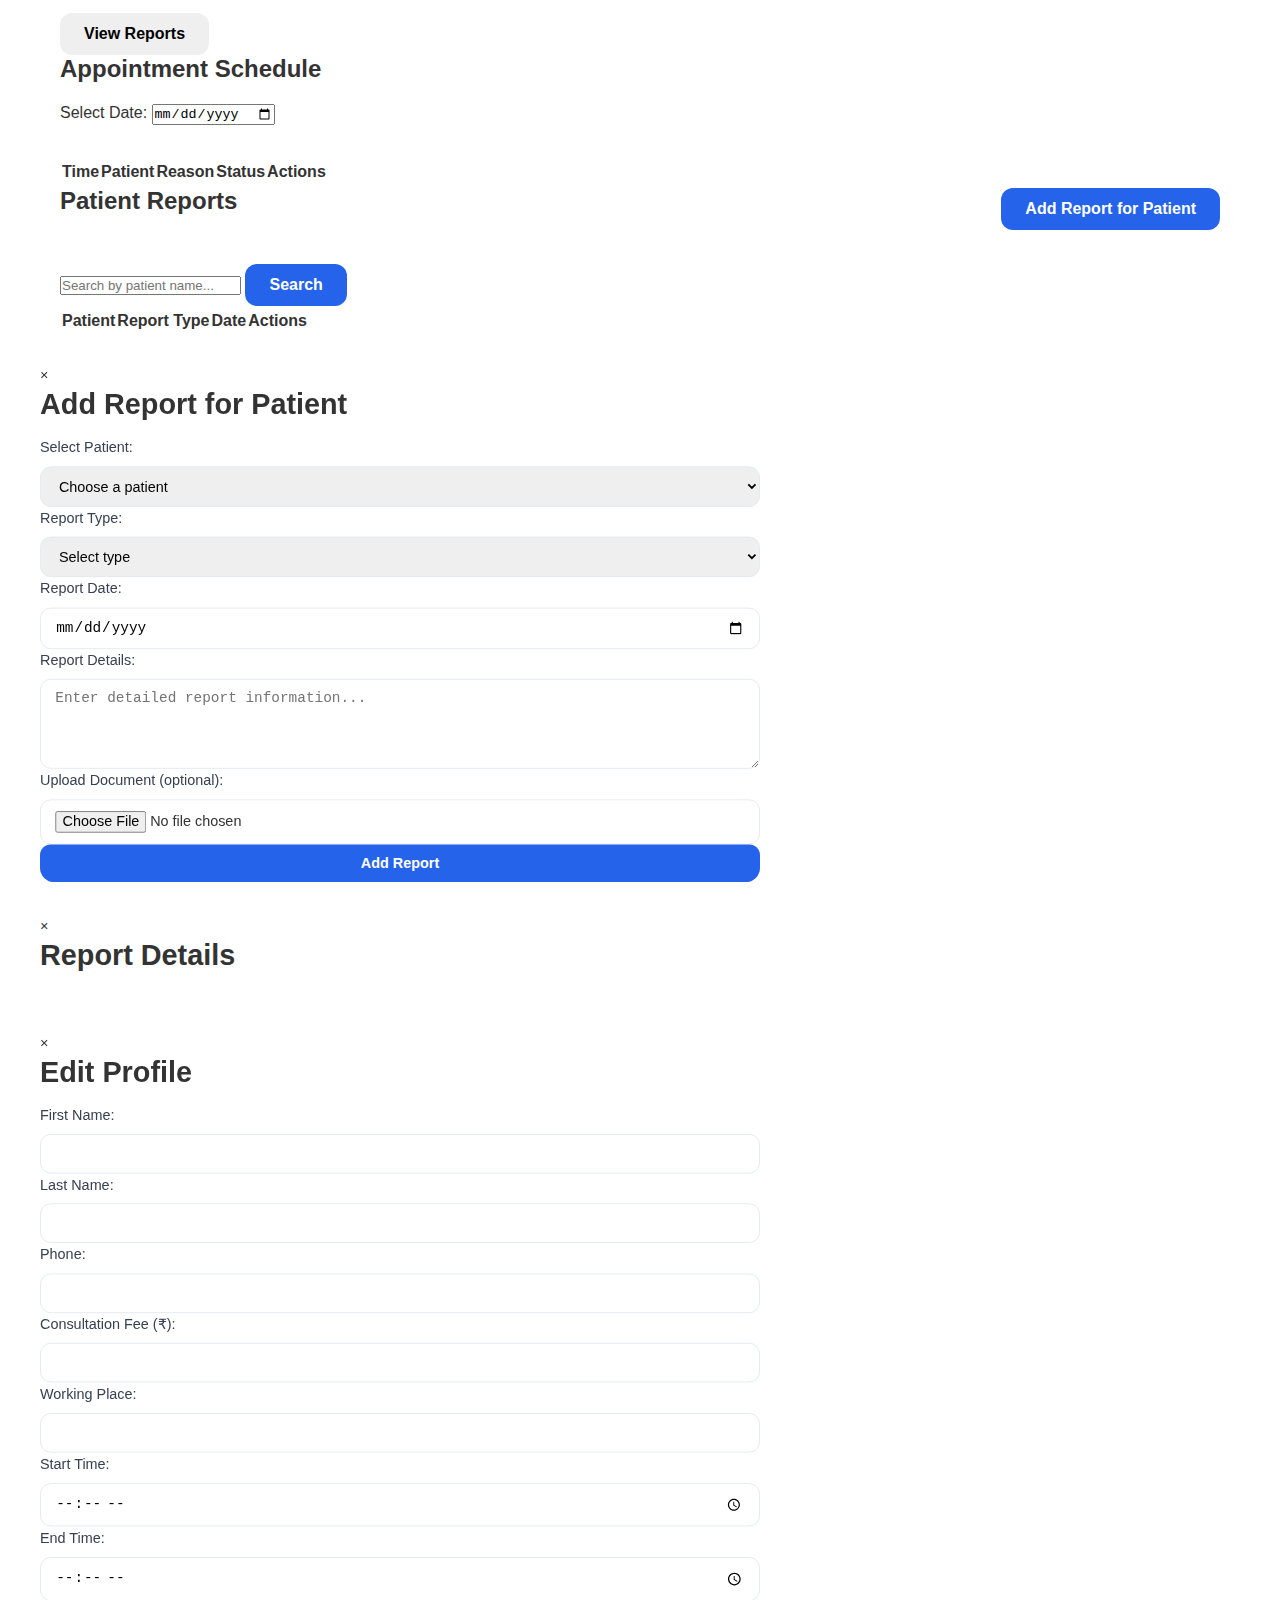
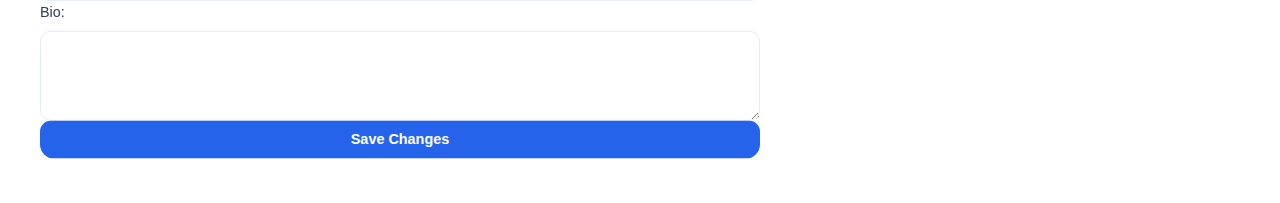
<file: docs/doctor-dashboard.html>
<!DOCTYPE html>
<html lang="en">
<head>
    <meta charset="UTF-8">
    <meta name="viewport" content="width=device-width, initial-scale=1.0">
    <title>Doctor Dashboard - MediCare</title>
    <link rel="stylesheet" href="styles.css">
</head>
<body class="dashboard">
    <header class="dashboard-header">
        <div class="container">
            <nav class="dashboard-nav">
                <h1>Doctor Dashboard</h1>
                <div class="nav-links">
                    <a href="#" onclick="showSection('overview')">Overview</a>
                    <a href="#" onclick="showSection('schedules')">Schedules</a>
                    <a href="#" onclick="showSection('reports')">Patient Reports</a>
                    <a href="#" onclick="showSection('profile')">Profile</a>
                    <a href="index.html" onclick="logout()">Logout</a>
                </div>
            </nav>
        </div>
    </header>

    <main class="dashboard-content">
        <div class="container">
            <!-- Profile Section -->
            <div id="profile-section" class="section">
                <div class="profile-section">
                    <div class="profile-header">
                        <img id="profile-picture" src="Amog.jpg.jpeg" alt="Profile Picture" class="profile-picture">
                        <div class="profile-info">
                            <h2 id="profile-name">Dr Amog</h2>
                            <p id="profile-email">amog@gmail.com</p>
                            <p id="profile-specialization">Cardiology</p>
                            <button class="btn btn-secondary" onclick="openEditProfileModal()">Edit Profile</button>
                            <button class="btn btn-secondary" onclick="changeProfilePicture()">Change Picture</button>
                        </div>
                    </div>
                    
                    <div class="dashboard-grid">
                        <div class="dashboard-card">
                            <h3>Professional Information</h3>
                            <p><strong>Degree:</strong> <span id="profile-degree">MBA</span></p>
                            <p><strong>Institution:</strong> <span id="profile-institution">Harvard Medical University</span></p>
                            <p><strong>Experience:</strong> <span id="profile-experience">3</span> years</p>
                            <p><strong>Consultation Fee:</strong> <span id="profile-fee">₹300</span></p>
                        </div>
                        
                        <div class="dashboard-card">
                            <h3>Working Details</h3>
                            <p><strong>Working Place:</strong> <span id="profile-workplace">Sparsh Hospital</span></p>
                            <p><strong>Working Days:</strong> <span id="profile-working-days">Mon,Wed,Thurs,Fri,Sat,Sun</span></p>
                            <p><strong>Working Hours:</strong> <span id="profile-working-hours">7:00AM-5:00PM</span></p>
                        </div>
                        
                        <div class="dashboard-card">
                            <h3>Contact Information</h3>
                            <p><strong>Phone:</strong> <span id="profile-phone">(+91) 98764 53210</span></p>
                            <p><strong>Bio:</strong></p>
                            <p id="profile-bio">Saving lives through Medicine</p>
                        </div>
                    </div>
                </div>
            </div>

            <!-- Overview Section -->
            <div id="overview-section" class="section active">
                <div class="dashboard-grid">
                    <div class="dashboard-card">
                        <h3>Welcome, Doctor!</h3>
                        <p id="welcome-message">Ready to help your patients today.</p>
                        <button class="btn btn-primary" onclick="showSection('schedules')">View Appointments</button>
                    </div>
                    <div class="dashboard-card">
                        <h3>Today's Schedule</h3>
                        <p><strong>Total Appointments:</strong> <span id="today-appointments">0</span></p>
                        <p><strong>Completed:</strong> <span id="completed-appointments">0</span></p>
                        <p><strong>Pending:</strong> <span id="pending-appointments">0</span></p>
                    </div>
                    <div class="dashboard-card">
                        <h3>Patient Reports</h3>
                        <p><strong>New Reports:</strong> <span id="new-reports">0</span></p>
                        <p><strong>Total Reports:</strong> <span id="total-patient-reports">0</span></p>
                        <button class="btn btn-secondary btn-small" onclick="showSection('reports')">View Reports</button>
                    </div>
                </div>
            </div>

            <!-- Schedules Section -->
            <div id="schedules-section" class="section">
                <div class="dashboard-card">
                    <h3>Appointment Schedule</h3>
                    
                    <div style="margin-bottom: 2rem;">
                        <label for="schedule-date">Select Date:</label>
                        <input type="date" id="schedule-date" onchange="loadScheduleForDate()">
                    </div>
                    
                    <div id="schedule-list">
                        <table>
                            <thead>
                                <tr>
                                    <th>Time</th>
                                    <th>Patient</th>
                                    <th>Reason</th>
                                    <th>Status</th>
                                    <th>Actions</th>
                                </tr>
                            </thead>
                            <tbody id="schedule-table-body">
                                <!-- Schedule will be loaded here -->
                            </tbody>
                        </table>
                    </div>
                </div>
            </div>

            <!-- Patient Reports Section -->
            <div id="reports-section" class="section">
                <div class="dashboard-card">
                    <div style="display: flex; justify-content: space-between; align-items: center; margin-bottom: 2rem;">
                        <h3>Patient Reports</h3>
                        <button class="btn btn-primary" onclick="openAddPatientReportModal()">Add Report for Patient</button>
                    </div>
                    
                    <div class="search-container">
                        <div class="search-bar">
                            <input type="text" id="patient-search" placeholder="Search by patient name...">
                            <button class="btn btn-primary" onclick="searchPatientReports()">Search</button>
                        </div>
                    </div>
                    
                    <div id="patient-reports-list">
                        <table>
                            <thead>
                                <tr>
                                    <th>Patient</th>
                                    <th>Report Type</th>
                                    <th>Date</th>
                                    <th>Actions</th>
                                </tr>
                            </thead>
                            <tbody id="patient-reports-table-body">
                                <!-- Patient reports will be loaded here -->
                            </tbody>
                        </table>
                    </div>
                </div>
            </div>
        </div>
    </main>

    <!-- Add Patient Report Modal -->
    <div id="add-patient-report-modal" class="modal">
        <div class="modal-content">
            <span class="close" onclick="closeAddPatientReportModal()">&times;</span>
            <h2>Add Report for Patient</h2>
            
            <form id="add-patient-report-form">
                <div class="form-group">
                    <label for="patient-select">Select Patient:</label>
                    <select id="patient-select" required>
                        <option value="">Choose a patient</option>
                    </select>
                </div>
                
                <div class="form-group">
                    <label for="patient-report-type">Report Type:</label>
                    <select id="patient-report-type" required>
                        <option value="">Select type</option>
                        <option value="consultation">Consultation Notes</option>
                        <option value="diagnosis">Diagnosis</option>
                        <option value="prescription">Prescription</option>
                        <option value="lab-results">Lab Results</option>
                        <option value="follow-up">Follow-up</option>
                        <option value="other">Other</option>
                    </select>
                </div>
                
                <div class="form-group">
                    <label for="patient-report-date">Report Date:</label>
                    <input type="date" id="patient-report-date" required>
                </div>
                
                <div class="form-group">
                    <label for="patient-report-notes">Report Details:</label>
                    <textarea id="patient-report-notes" rows="4" placeholder="Enter detailed report information..." required></textarea>
                </div>
                
                <div class="form-group">
                    <label for="patient-report-file">Upload Document (optional):</label>
                    <input type="file" id="patient-report-file" accept="image/*,.pdf">
                </div>
                
                <div class="form-group">
                    <button type="submit" class="btn btn-primary" style="width: 100%;">Add Report</button>
                </div>
            </form>
        </div>
    </div>

    <!-- View Report Modal -->
    <div id="view-report-modal" class="modal">
        <div class="modal-content">
            <span class="close" onclick="closeViewReportModal()">&times;</span>
            <h2>Report Details</h2>
            
            <div id="report-details">
                <!-- Report details will be loaded here -->
            </div>
        </div>
    </div>

    <!-- Edit Profile Modal -->
    <div id="edit-profile-modal" class="modal">
        <div class="modal-content">
            <span class="close" onclick="closeEditProfileModal()">&times;</span>
            <h2>Edit Profile</h2>
            
            <form id="edit-profile-form">
                <div class="form-row">
                    <div class="form-group">
                        <label for="edit-first-name">First Name:</label>
                        <input type="text" id="edit-first-name" required>
                    </div>
                    <div class="form-group">
                        <label for="edit-last-name">Last Name:</label>
                        <input type="text" id="edit-last-name" required>
                    </div>
                </div>
                
                <div class="form-group">
                    <label for="edit-phone">Phone:</label>
                    <input type="tel" id="edit-phone" required>
                </div>
                
                <div class="form-row">
                    <div class="form-group">
                        <label for="edit-fee">Consultation Fee (₹):</label>
                        <input type="number" id="edit-fee" min="0" required>
                    </div>
                    <div class="form-group">
                        <label for="edit-workplace">Working Place:</label>
                        <input type="text" id="edit-workplace" required>
                    </div>
                </div>
                
                <div class="form-row">
                    <div class="form-group">
                        <label for="edit-start-time">Start Time:</label>
                        <input type="time" id="edit-start-time" required>
                    </div>
                    <div class="form-group">
                        <label for="edit-end-time">End Time:</label>
                        <input type="time" id="edit-end-time" required>
                    </div>
                </div>
                
                <div class="form-group">
                    <label for="edit-bio">Bio:</label>
                    <textarea id="edit-bio" rows="3"></textarea>
                </div>
                
                <div class="form-group">
                    <button type="submit" class="btn btn-primary" style="width: 100%;">Save Changes</button>
                </div>
            </form>
        </div>
    </div>

    <script src="doctor-dashboard.js"></script>
</body>
</html>
</file>
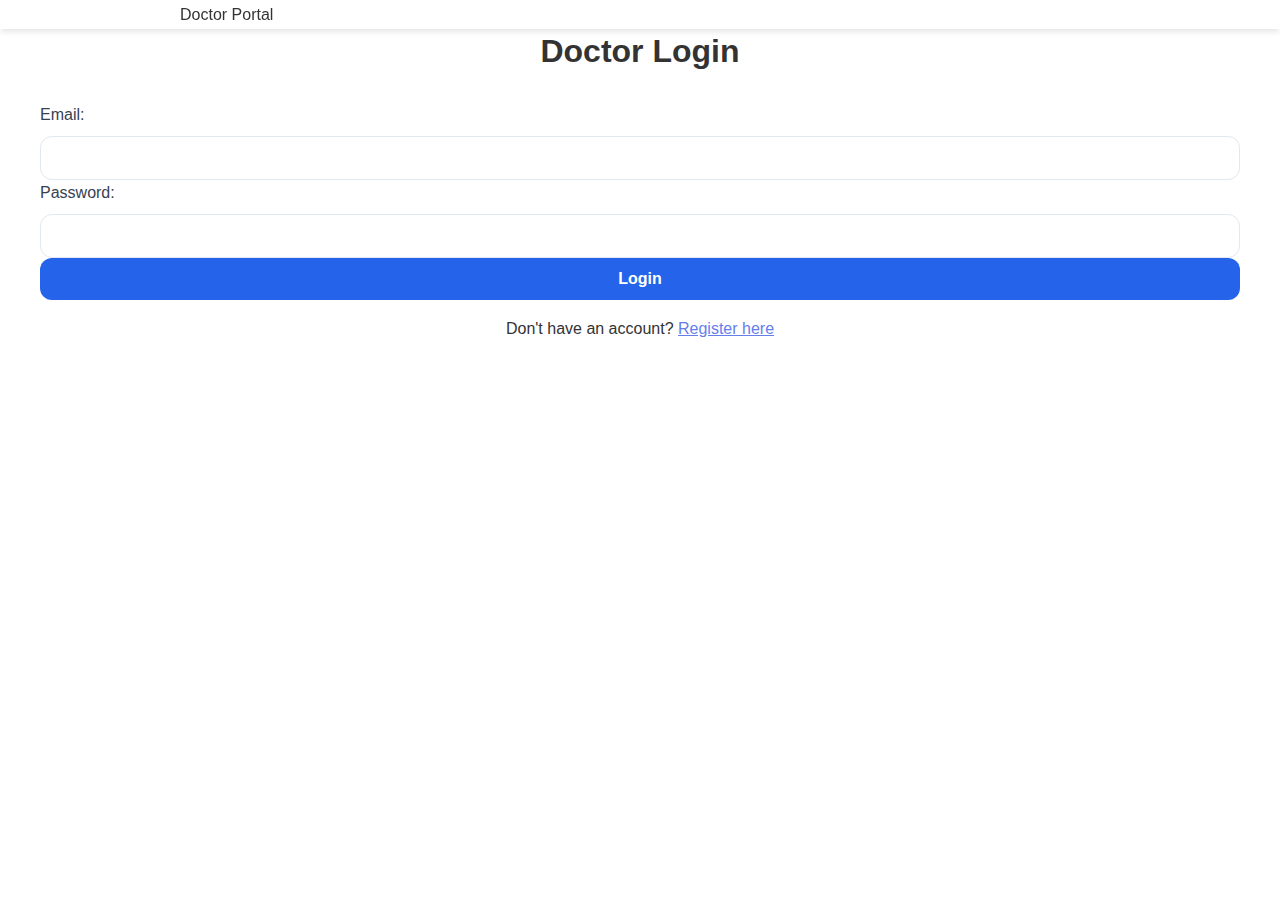
<file: docs/doctor-login.html>
<!DOCTYPE html>
<html lang="en">
<head>
    <meta charset="UTF-8">
    <meta name="viewport" content="width=device-width, initial-scale=1.0">
    <title>Doctor Login - MediCare</title>
    <link rel="stylesheet" href="styles.css">
</head>
<body>
    <header class="header">
        <div class="container">
            <div class="logo">
                <h1><a href="index.html" style="color: white; text-decoration: none;">MediCare</a></h1>
                <span>Doctor Portal</span>
            </div>
        </div>
    </header>

    <main>
        <div class="container" style="padding: 2rem 0;">
            <div class="form-container">
                <h2 style="text-align: center; margin-bottom: 2rem; color: #333;">Doctor Login</h2>
                
                <form id="doctor-login-form">
                    <div class="form-group">
                        <label for="email">Email:</label>
                        <input type="email" id="email" name="email" required>
                    </div>
                    
                    <div class="form-group">
                        <label for="password">Password:</label>
                        <input type="password" id="password" name="password" required>
                    </div>
                    
                    <div class="form-group">
                        <button type="submit" class="btn btn-primary" style="width: 100%;">Login</button>
                    </div>
                </form>
                
                <div style="text-align: center; margin-top: 1rem;">
                    <p>Don't have an account? <a href="doctor-register.html" style="color: #667eea;">Register here</a></p>
                </div>
            </div>
        </div>
    </main>

    <script src="auth.js"></script>
</body>
</html>
</file>
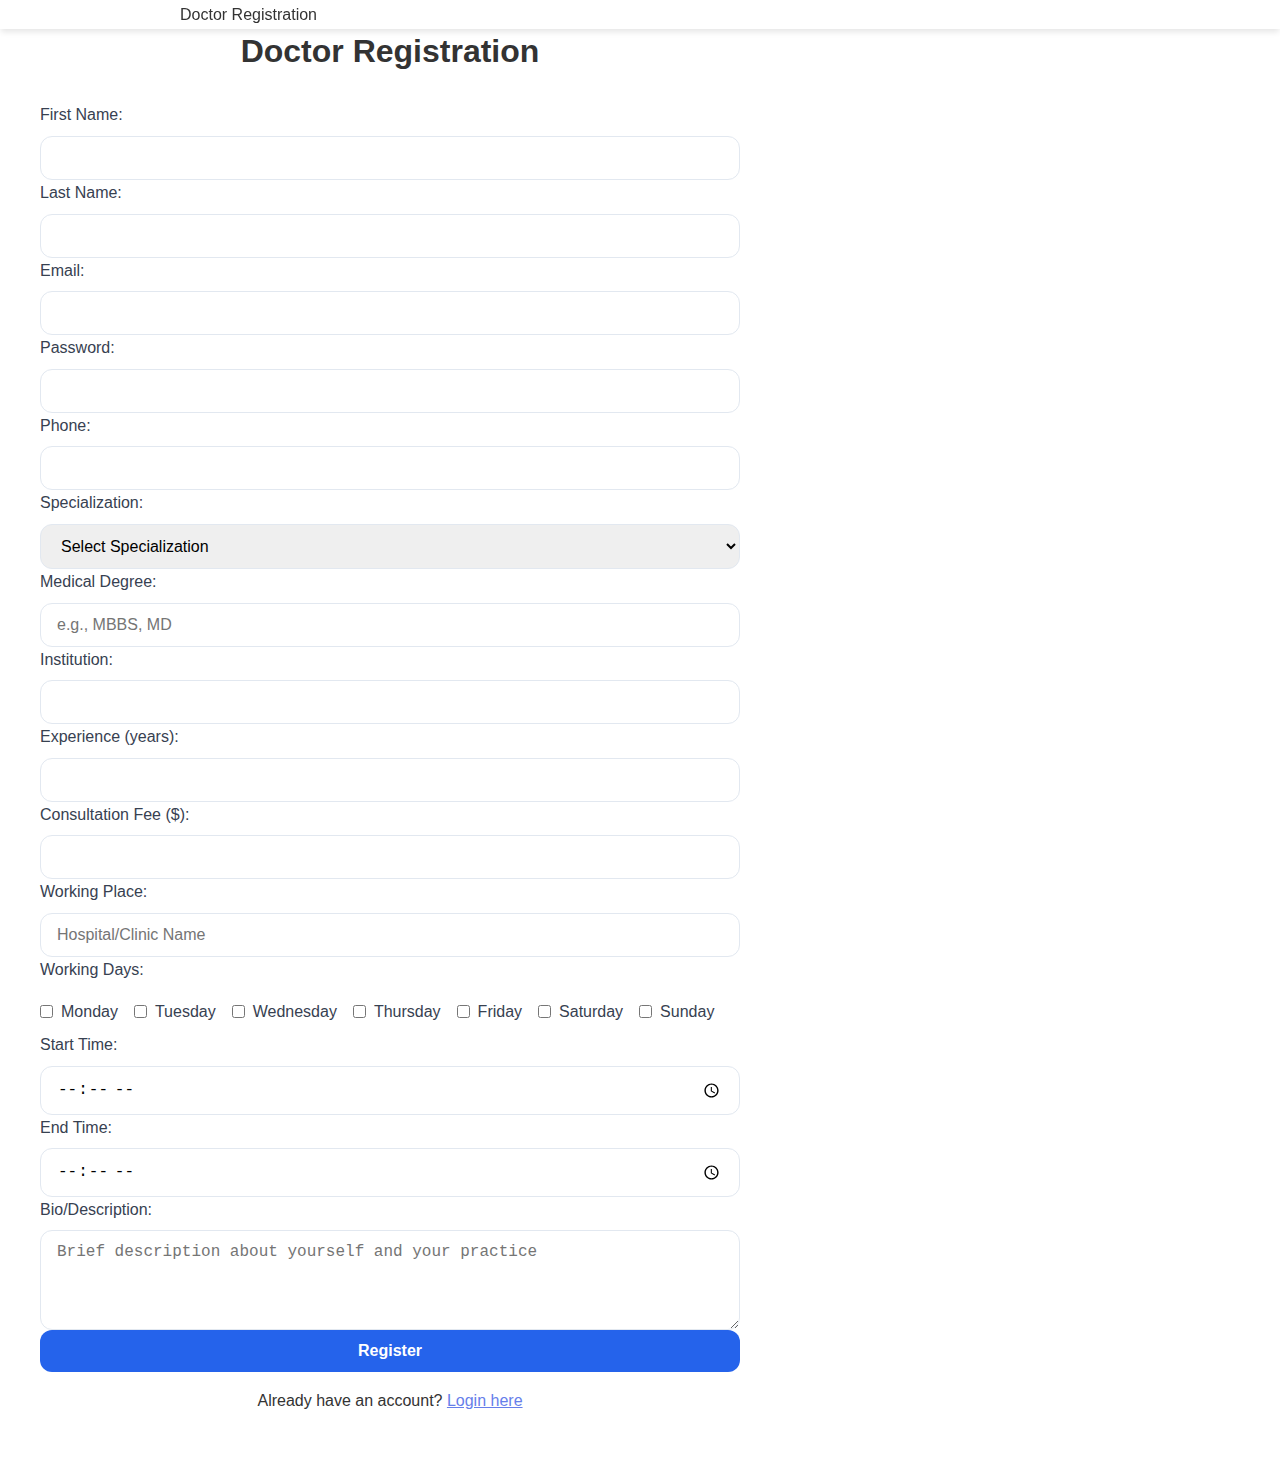
<file: docs/doctor-register.html>
<!DOCTYPE html>
<html lang="en">
<head>
    <meta charset="UTF-8">
    <meta name="viewport" content="width=device-width, initial-scale=1.0">
    <title>Doctor Registration - MediCare</title>
    <link rel="stylesheet" href="styles.css">
</head>
<body>
    <header class="header">
        <div class="container">
            <div class="logo">
                <h1><a href="index.html" style="color: white; text-decoration: none;">MediCare</a></h1>
                <span>Doctor Registration</span>
            </div>
        </div>
    </header>

    <main>
        <div class="container" style="padding: 2rem 0;">
            <div class="form-container" style="max-width: 700px;">
                <h2 style="text-align: center; margin-bottom: 2rem; color: #333;">Doctor Registration</h2>
                
                <form id="doctor-register-form">
                    <div class="form-row">
                        <div class="form-group">
                            <label for="firstName">First Name:</label>
                            <input type="text" id="firstName" name="firstName" required>
                        </div>
                        <div class="form-group">
                            <label for="lastName">Last Name:</label>
                            <input type="text" id="lastName" name="lastName" required>
                        </div>
                    </div>
                    
                    <div class="form-group">
                        <label for="email">Email:</label>
                        <input type="email" id="email" name="email" required>
                    </div>
                    
                    <div class="form-group">
                        <label for="password">Password:</label>
                        <input type="password" id="password" name="password" required>
                    </div>
                    
                    <div class="form-row">
                        <div class="form-group">
                            <label for="phone">Phone:</label>
                            <input type="tel" id="phone" name="phone" required>
                        </div>
                        <div class="form-group">
                            <label for="specialization">Specialization:</label>
                            <select id="specialization" name="specialization" required>
                                <option value="">Select Specialization</option>
                                <option value="cardiology">Cardiology</option>
                                <option value="orthopedics">Orthopedics</option>
                                <option value="pediatrics">Pediatrics</option>
                                <option value="internal-medicine">Internal Medicine</option>
                                <option value="dermatology">Dermatology</option>
                                <option value="neurology">Neurology</option>
                                <option value="psychiatry">Psychiatry</option>
                                <option value="general-practice">General Practice</option>
                            </select>
                        </div>
                    </div>
                    
                    <div class="form-row">
                        <div class="form-group">
                            <label for="degree">Medical Degree:</label>
                            <input type="text" id="degree" name="degree" placeholder="e.g., MBBS, MD" required>
                        </div>
                        <div class="form-group">
                            <label for="institution">Institution:</label>
                            <input type="text" id="institution" name="institution" required>
                        </div>
                    </div>
                    
                    <div class="form-row">
                        <div class="form-group">
                            <label for="experience">Experience (years):</label>
                            <input type="number" id="experience" name="experience" min="0" required>
                        </div>
                        <div class="form-group">
                            <label for="consultationFee">Consultation Fee ($):</label>
                            <input type="number" id="consultationFee" name="consultationFee" min="0" required>
                        </div>
                    </div>
                    
                    <div class="form-group">
                        <label for="workingPlace">Working Place:</label>
                        <input type="text" id="workingPlace" name="workingPlace" placeholder="Hospital/Clinic Name" required>
                    </div>
                    
                    <div class="form-group">
                        <label for="workingDays">Working Days:</label>
                        <div style="display: flex; flex-wrap: wrap; gap: 1rem; margin-top: 0.5rem;">
                            <label style="display: flex; align-items: center; font-weight: normal;">
                                <input type="checkbox" name="workingDays" value="monday" style="margin-right: 0.5rem;"> Monday
                            </label>
                            <label style="display: flex; align-items: center; font-weight: normal;">
                                <input type="checkbox" name="workingDays" value="tuesday" style="margin-right: 0.5rem;"> Tuesday
                            </label>
                            <label style="display: flex; align-items: center; font-weight: normal;">
                                <input type="checkbox" name="workingDays" value="wednesday" style="margin-right: 0.5rem;"> Wednesday
                            </label>
                            <label style="display: flex; align-items: center; font-weight: normal;">
                                <input type="checkbox" name="workingDays" value="thursday" style="margin-right: 0.5rem;"> Thursday
                            </label>
                            <label style="display: flex; align-items: center; font-weight: normal;">
                                <input type="checkbox" name="workingDays" value="friday" style="margin-right: 0.5rem;"> Friday
                            </label>
                            <label style="display: flex; align-items: center; font-weight: normal;">
                                <input type="checkbox" name="workingDays" value="saturday" style="margin-right: 0.5rem;"> Saturday
                            </label>
                            <label style="display: flex; align-items: center; font-weight: normal;">
                                <input type="checkbox" name="workingDays" value="sunday" style="margin-right: 0.5rem;"> Sunday
                            </label>
                        </div>
                    </div>
                    
                    <div class="form-row">
                        <div class="form-group">
                            <label for="startTime">Start Time:</label>
                            <input type="time" id="startTime" name="startTime" required>
                        </div>
                        <div class="form-group">
                            <label for="endTime">End Time:</label>
                            <input type="time" id="endTime" name="endTime" required>
                        </div>
                    </div>
                    
                    <div class="form-group">
                        <label for="bio">Bio/Description:</label>
                        <textarea id="bio" name="bio" rows="3" placeholder="Brief description about yourself and your practice"></textarea>
                    </div>
                    
                    <div class="form-group">
                        <button type="submit" class="btn btn-primary" style="width: 100%;">Register</button>
                    </div>
                </form>
                
                <div style="text-align: center; margin-top: 1rem;">
                    <p>Already have an account? <a href="doctor-login.html" style="color: #667eea;">Login here</a></p>
                </div>
            </div>
        </div>
    </main>

    <script src="auth.js"></script>
</body>
</html>
</file>
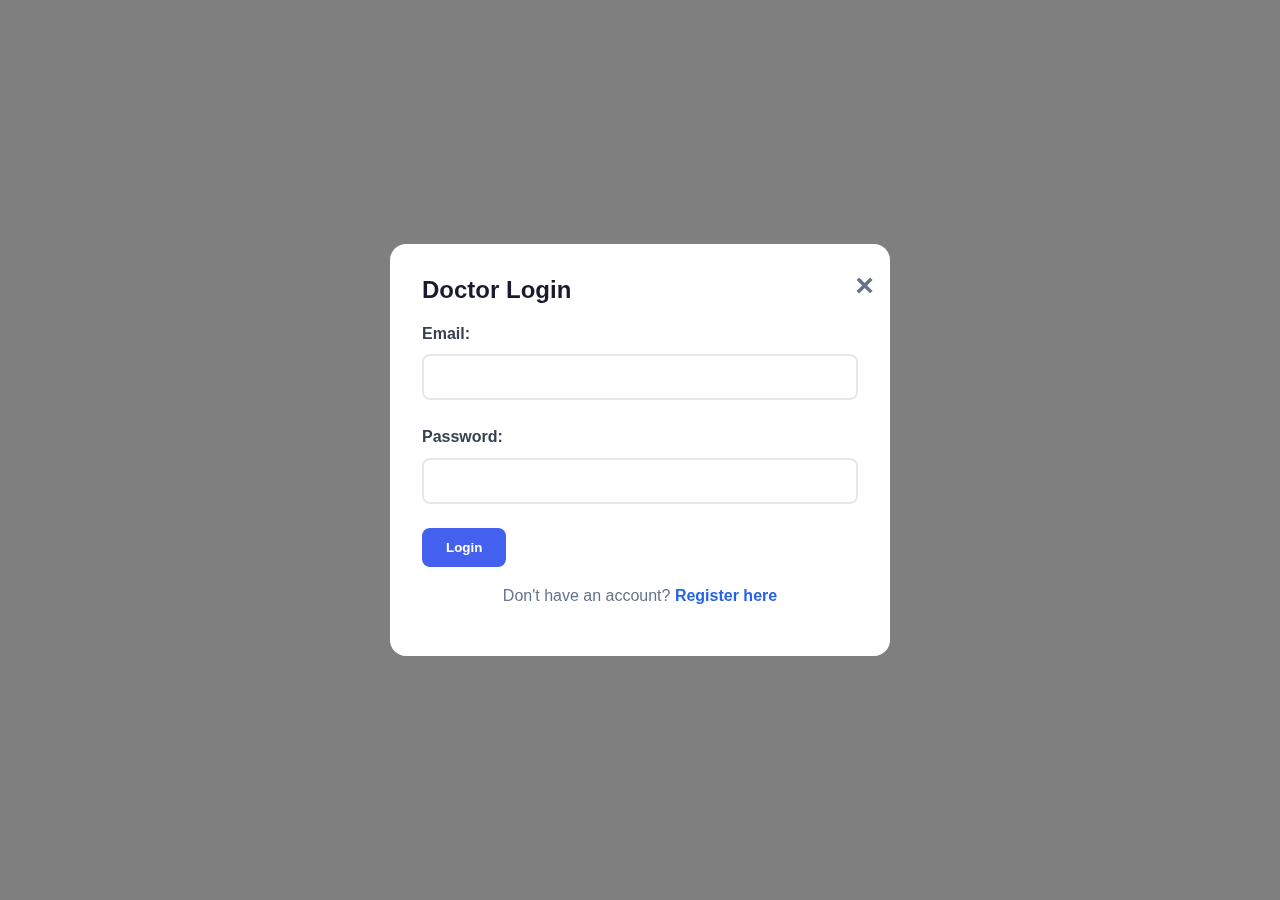
<file: docs/doctor.html>
<!DOCTYPE html>
<html lang="en">
<head>
    <meta charset="UTF-8">
    <meta name="viewport" content="width=device-width, initial-scale=1.0">
    <title>Doctor Portal - HealthCare</title>
    <link rel="stylesheet" href="main.css">
    <link rel="stylesheet" href="portal.css">
    <link href="https://cdnjs.cloudflare.com/ajax/libs/font-awesome/6.0.0/css/all.min.css" rel="stylesheet">
</head>
<body>
    <div id="loginModal" class="modal">
        <div class="modal-content">
            <span class="close">&times;</span>
            <h2>Doctor Login</h2>
            <form id="loginForm">
                <div class="form-group">
                    <label for="email">Email:</label>
                    <input type="email" id="email" name="email" required>
                </div>
                <div class="form-group">
                    <label for="password">Password:</label>
                    <input type="password" id="password" name="password" required>
                </div>
                <button type="submit" class="btn btn-primary">Login</button>
                <p class="auth-switch">Don't have an account? <a href="#" id="showRegister">Register here</a></p>
            </form>
        </div>
    </div>

    <div id="registerModal" class="modal">
        <div class="modal-content">
            <span class="close">&times;</span>
            <h2>Doctor Registration</h2>
            <form id="registerForm">
                <div class="form-group">
                    <label for="regName">Full Name:</label>
                    <input type="text" id="regName" name="name" required>
                </div>
                <div class="form-group">
                    <label for="regEmail">Email:</label>
                    <input type="email" id="regEmail" name="email" required>
                </div>
                <div class="form-group">
                    <label for="regPassword">Password:</label>
                    <input type="password" id="regPassword" name="password" required>
                </div>
                <div class="form-group">
                    <label for="regPhone">Phone:</label>
                    <input type="tel" id="regPhone" name="phone" required>
                </div>
                <div class="form-group">
                    <label for="regSpecialty">Specialty:</label>
                    <select id="regSpecialty" name="specialty" required>
                        <option value="">Select Specialty</option>
                        <option value="Cardiology">Cardiology</option>
                        <option value="Dermatology">Dermatology</option>
                        <option value="Endocrinology">Endocrinology</option>
                        <option value="Family Medicine">Family Medicine</option>
                        <option value="Internal Medicine">Internal Medicine</option>
                        <option value="Neurology">Neurology</option>
                        <option value="Pediatrics">Pediatrics</option>
                        <option value="Psychiatry">Psychiatry</option>
                    </select>
                </div>
                <div class="form-group">
                    <label for="regExperience">Years of Experience:</label>
                    <input type="number" id="regExperience" name="experience" min="0" required>
                </div>
                <div class="form-group">
                    <label for="regQualification">Qualification:</label>
                    <input type="text" id="regQualification" name="qualification" required>
                </div>
                <div class="form-group">
                    <label for="regBio">Bio:</label>
                    <textarea id="regBio" name="bio" rows="4" required></textarea>
                </div>
                <div class="form-group">
                    <label for="regConsultationFee">Consultation Fee ($):</label>
                    <input type="number" id="regConsultationFee" name="consultationFee" min="0" required>
                </div>
                <div class="form-group">
                    <label>Working Places:</label>
                    <div id="workingPlaces">
                        <div class="working-place">
                            <input type="text" name="workingPlaceName" placeholder="Hospital/Clinic Name" required>
                            <input type="text" name="workingPlaceAddress" placeholder="Address" required>
                            <input type="tel" name="workingPlacePhone" placeholder="Phone" required>
                        </div>
                    </div>
                    <button type="button" id="addWorkingPlace" class="btn btn-secondary">Add Another Place</button>
                </div>
                <div class="form-group">
                    <label>Working Hours:</label>
                    <div id="workingHours">
                        <div class="working-hour">
                            <select name="workingDay" required>
                                <option value="">Select Day</option>
                                <option value="Monday">Monday</option>
                                <option value="Tuesday">Tuesday</option>
                                <option value="Wednesday">Wednesday</option>
                                <option value="Thursday">Thursday</option>
                                <option value="Friday">Friday</option>
                                <option value="Saturday">Saturday</option>
                                <option value="Sunday">Sunday</option>
                            </select>
                            <input type="time" name="startTime" required>
                            <input type="time" name="endTime" required>
                            <label><input type="checkbox" name="isAvailable" checked> Available</label>
                        </div>
                    </div>
                    <button type="button" id="addWorkingHour" class="btn btn-secondary">Add Another Day</button>
                </div>
                <button type="submit" class="btn btn-primary">Register</button>
                <p class="auth-switch">Already have an account? <a href="#" id="showLogin">Login here</a></p>
            </form>
        </div>
    </div>

    <div id="doctorDashboard" class="dashboard" style="display: none;">
        <header class="dashboard-header">
            <div class="container">
                <div class="header-content">
                    <div class="logo">
                        <i class="fas fa-user-md"></i>
                        <h1>Doctor Portal</h1>
                    </div>
                    <div class="user-info">
                        <span id="userName">Welcome, Doctor</span>
                        <button id="logoutBtn" class="btn btn-secondary">
                            <i class="fas fa-sign-out-alt"></i> Logout
                        </button>
                    </div>
                </div>
            </div>
        </header>

        <div class="dashboard-container">
            <nav class="sidebar">
                <ul class="nav-menu">
                    <li><a href="#" class="nav-link active" data-section="schedules">
                        <i class="fas fa-calendar-alt"></i> Schedules
                    </a></li>
                    <li><a href="#" class="nav-link" data-section="reports">
                        <i class="fas fa-file-medical"></i> Reports
                    </a></li>
                    <li><a href="#" class="nav-link" data-section="profile">
                        <i class="fas fa-user"></i> My Profile
                    </a></li>
                </ul>
            </nav>

            <main class="main-content">
                <div id="schedules" class="content-section active">
                    <div class="section-header">
                        <h2><i class="fas fa-calendar-alt"></i> Appointment Schedules</h2>
                    </div>
                    <div id="schedulesList" class="schedules-list">
                        <!-- Schedules will be loaded here -->
                    </div>
                </div>

                <div id="reports" class="content-section">
                    <div class="section-header">
                        <h2><i class="fas fa-file-medical"></i> Patient Reports</h2>
                        <button id="addReportBtn" class="btn btn-primary">
                            <i class="fas fa-plus"></i> Add Report
                        </button>
                    </div>
                    <div id="reportsList" class="reports-list">
                        <!-- Reports will be loaded here -->
                    </div>
                </div>

                <div id="profile" class="content-section">
                    <div class="section-header">
                        <h2><i class="fas fa-user"></i> My Profile</h2>
                        <button id="editProfileBtn" class="btn btn-primary">
                            <i class="fas fa-edit"></i> Edit Profile
                        </button>
                    </div>
                    <div id="profileInfo" class="profile-info">
                        <!-- Profile information will be loaded here -->
                    </div>
                </div>
            </main>
        </div>
    </div>

    <div id="addReportModal" class="modal">
        <div class="modal-content">
            <span class="close">&times;</span>
            <h2>Add Patient Report</h2>
            <form id="addReportForm">
                <div class="form-group">
                    <label for="patientSelect">Patient:</label>
                    <select id="patientSelect" name="patientId" required>
                        <option value="">Select Patient</option>
                    </select>
                </div>
                <div class="form-group">
                    <label for="reportTitle">Title:</label>
                    <input type="text" id="reportTitle" name="title" required>
                </div>
                <div class="form-group">
                    <label for="reportDescription">Description:</label>
                    <textarea id="reportDescription" name="description" rows="4" required></textarea>
                </div>
                <div class="form-group">
                    <label for="reportDiagnosis">Diagnosis:</label>
                    <textarea id="reportDiagnosis" name="diagnosis" rows="3" required></textarea>
                </div>
                <div class="form-group">
                    <label for="reportPrescription">Prescription:</label>
                    <textarea id="reportPrescription" name="prescription" rows="3"></textarea>
                </div>
                <div class="form-group">
                    <label for="testResults">Test Results:</label>
                    <textarea id="testResults" name="testResults" rows="3"></textarea>
                </div>
                <div class="form-group">
                    <label for="followUpDate">Follow-up Date:</label>
                    <input type="date" id="followUpDate" name="followUpDate">
                </div>
                <button type="submit" class="btn btn-primary">Add Report</button>
            </form>
        </div>
    </div>

    <div id="viewReportModal" class="modal">
        <div class="modal-content">
            <span class="close">&times;</span>
            <h2>Patient Report Details</h2>
            <div id="reportDetails">
                <!-- Report details will be loaded here -->
            </div>
        </div>
    </div>

    <div id="editProfileModal" class="modal">
        <div class="modal-content">
            <span class="close">&times;</span>
            <h2>Edit Profile</h2>
            <form id="editProfileForm">
                <div class="form-group">
                    <label for="editName">Full Name:</label>
                    <input type="text" id="editName" name="name" required>
                </div>
                <div class="form-group">
                    <label for="editPhone">Phone:</label>
                    <input type="tel" id="editPhone" name="phone" required>
                </div>
                <div class="form-group">
                    <label for="editSpecialty">Specialty:</label>
                    <select id="editSpecialty" name="specialty" required>
                        <option value="Cardiology">Cardiology</option>
                        <option value="Dermatology">Dermatology</option>
                        <option value="Endocrinology">Endocrinology</option>
                        <option value="Family Medicine">Family Medicine</option>
                        <option value="Internal Medicine">Internal Medicine</option>
                        <option value="Neurology">Neurology</option>
                        <option value="Pediatrics">Pediatrics</option>
                        <option value="Psychiatry">Psychiatry</option>
                    </select>
                </div>
                <div class="form-group">
                    <label for="editExperience">Years of Experience:</label>
                    <input type="number" id="editExperience" name="experience" min="0" required>
                </div>
                <div class="form-group">
                    <label for="editQualification">Qualification:</label>
                    <input type="text" id="editQualification" name="qualification" required>
                </div>
                <div class="form-group">
                    <label for="editBio">Bio:</label>
                    <textarea id="editBio" name="bio" rows="4" required></textarea>
                </div>
                <div class="form-group">
                    <label for="editConsultationFee">Consultation Fee ($):</label>
                    <input type="number" id="editConsultationFee" name="consultationFee" min="0" required>
                </div>
                <button type="submit" class="btn btn-primary">Update Profile</button>
            </form>
        </div>
    </div>

    <script src="doctor.js"></script>
</body>
</html>
</file>
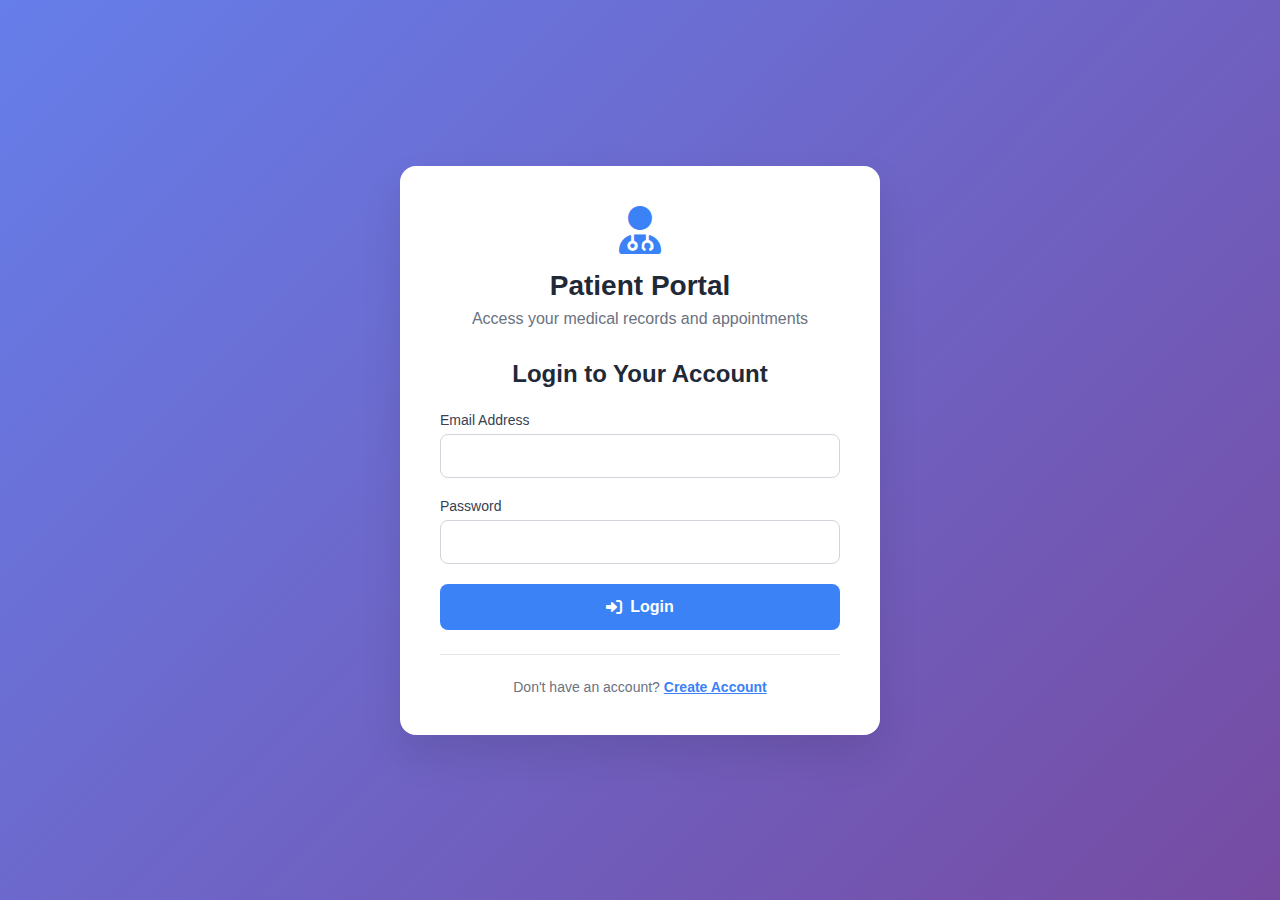
<file: docs/index2.html>
<!DOCTYPE html>
<html lang="en">
<head>
    <meta charset="UTF-8">
    <meta name="viewport" content="width=device-width, initial-scale=1.0">
    <title>Patient Medical Records</title>
    <link rel="stylesheet" href="styles2.css">
    <link href="https://cdnjs.cloudflare.com/ajax/libs/font-awesome/6.0.0/css/all.min.css" rel="stylesheet">
</head>
<body>
    <!-- Authentication Section -->
    <div id="authSection" class="auth-container">
        <div class="auth-card">
            <div class="auth-header">
                <i class="fas fa-user-md"></i>
                <h1>Patient Portal</h1>
                <p>Access your medical records and appointments</p>
            </div>

            <!-- Login Form -->
            <div id="loginForm" class="auth-form active">
                <h2>Login to Your Account</h2>
                <form id="loginFormElement">
                    <div class="form-group">
                        <label for="loginEmail">Email Address</label>
                        <input type="email" id="loginEmail" required>
                    </div>
                    <div class="form-group">
                        <label for="loginPassword">Password</label>
                        <input type="password" id="loginPassword" required>
                    </div>
                    <button type="submit" class="auth-button">
                        <i class="fas fa-sign-in-alt"></i>
                        Login
                    </button>
                </form>
                <div class="auth-switch">
                    <p>Don't have an account? <button id="showRegister" class="link-button">Create Account</button></p>
                </div>
            </div>

            <!-- Registration Form -->
            <div id="registerForm" class="auth-form">
                <h2>Create New Account</h2>
                <form id="registerFormElement">
                    <div class="form-group">
                        <label for="registerName">Full Name</label>
                        <input type="text" id="registerName" required>
                    </div>
                    <div class="form-group">
                        <label for="registerEmail">Email Address</label>
                        <input type="email" id="registerEmail" required>
                    </div>
                    <div class="form-group">
                        <label for="registerPhone">Phone Number</label>
                        <input type="tel" id="registerPhone" required>
                    </div>
                    <div class="form-group">
                        <label for="registerDob">Date of Birth</label>
                        <input type="date" id="registerDob" required>
                    </div>
                    <div class="form-group">
                        <label for="registerPassword">Password</label>
                        <input type="password" id="registerPassword" required>
                    </div>
                    <div class="form-group">
                        <label for="confirmPassword">Confirm Password</label>
                        <input type="password" id="confirmPassword" required>
                    </div>
                    <button type="submit" class="auth-button">
                        <i class="fas fa-user-plus"></i>
                        Create Account
                    </button>
                </form>
                <div class="auth-switch">
                    <p>Already have an account? <button id="showLogin" class="link-button">Login</button></p>
                </div>
            </div>
        </div>
    </div>

    <!-- Main Dashboard (Hidden by default) -->
    <div id="mainDashboard" class="container" style="display: none;">
        <!-- Patient Header -->
        <div class="patient-header">
            <div class="patient-info">
                <div class="avatar">
                    <i class="fas fa-user"></i>
                </div>
                <div class="patient-details">
                    <h1 id="patientName">Madhushree</h1>
                    <p class="patient-id">Patient ID: #PT-2024-001</p>
                    <div class="patient-meta">
                        <div class="meta-item">
                            <i class="fas fa-calendar"></i>
                            <span>DOB: September 14, 2005</span>
                        </div>
                        <div class="meta-item">
                            <i class="fas fa-phone"></i>
                            <span>+91 94493 32309</span>
                        </div>
                        <div class="meta-item">
                            <i class="fas fa-envelope"></i>
                            <span>madhu@email.com</span>
                        </div>
                        <div class="meta-item">
                            <i class="fas fa-map-marker-alt"></i>
                            <span>Mysore, India</span>
                        </div>
                    </div>
                    <div class="badges">
                        <span class="badge active">Active Patient</span>
                        <span class="badge insurance">Insurance: Blue Cross</span>
                    </div>
                </div>
            </div>
            <div class="logout-section">
                <button id="logoutButton" class="logout-button">
                    <i class="fas fa-sign-out-alt"></i>
                    Logout
                </button>
            </div>
        </div>

        <!-- Search Bar -->
        <div class="search-section">
            <div class="search-box">
                <i class="fas fa-search"></i>
                <input type="text" id="searchInput" placeholder="Search appointments, doctors, or reports...">
            </div>
        </div>

        <!-- Tabs -->
        <div class="tabs">
            <button class="tab-button active" data-tab="appointments">
                <i class="fas fa-calendar"></i>
                Appointments
            </button>
            <button class="tab-button" data-tab="reports">
                <i class="fas fa-file-text"></i>
                Reports
            </button>
        </div>

        <!-- Tab Content -->
        <div class="tab-content">
            <!-- Appointments Tab -->
            <div id="appointments" class="tab-panel active">
                <div class="section-header">
                    <h2>Previous Appointments</h2>
                    <span class="count-badge" id="appointmentCount">4 appointments</span>
                </div>
                <div id="appointmentsList" class="appointments-list"></div>
            </div>

            <!-- Reports Tab -->
            <div id="reports" class="tab-panel">
                <div class="section-header">
                    <h2>Medical Reports</h2>
                    <span class="count-badge" id="reportsCount">4 reports</span>
                </div>
                <div id="reportsList" class="reports-list"></div>
            </div>
        </div>
    </div>

    <script src="script2.js"></script>
</body>
</html>
</file>
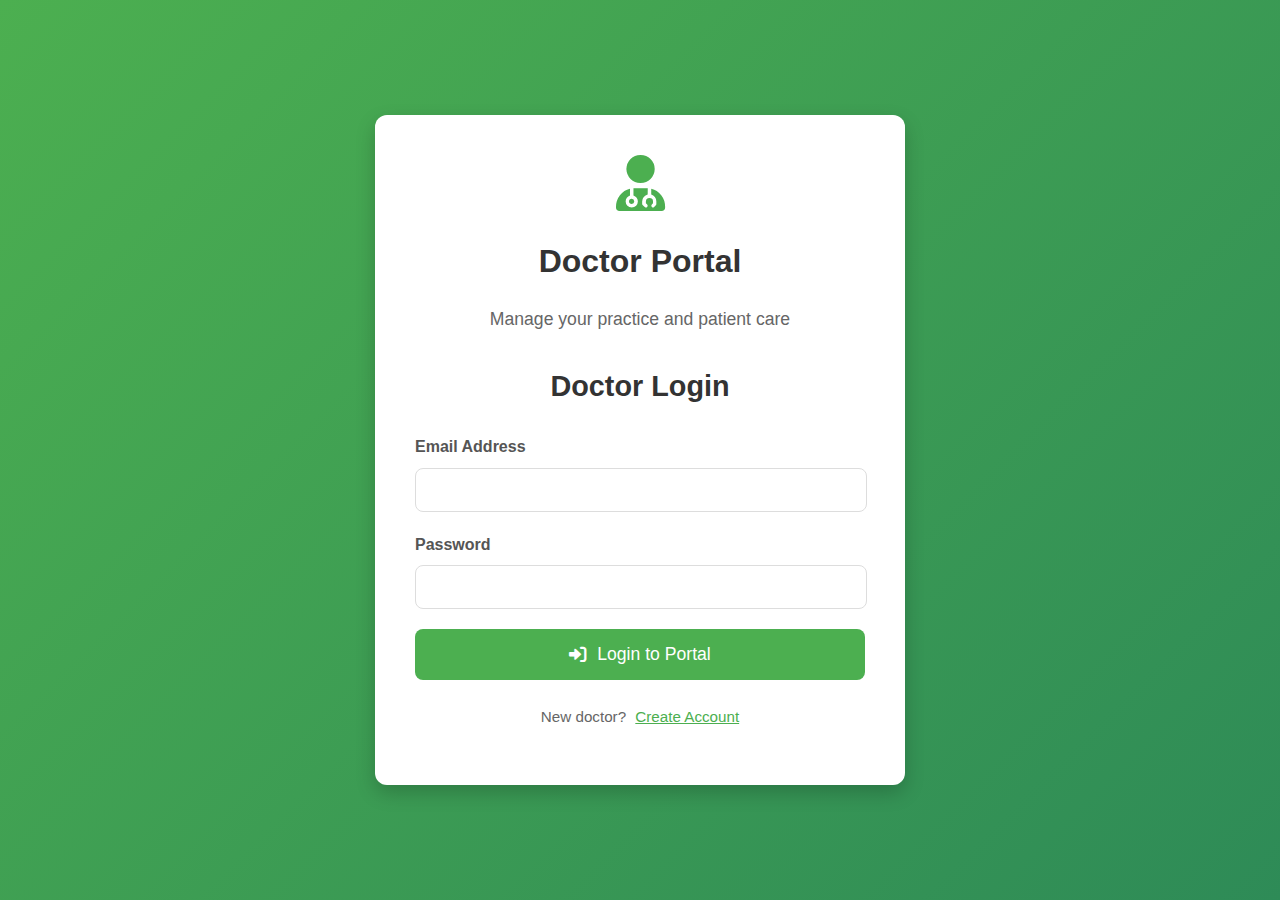
<file: docs/indexd.html>
<!DOCTYPE html>
<html lang="en">
<head>
    <meta charset="UTF-8">
    <meta name="viewport" content="width=device-width, initial-scale=1.0">
    <title>Doctor Portal - Medical Management System</title>
    <link rel="stylesheet" href="stylesd.css">
    <link href="https://cdnjs.cloudflare.com/ajax/libs/font-awesome/6.0.0/css/all.min.css" rel="stylesheet">
</head>
<body>
    <!-- Authentication Section -->
    <div id="authSection" class="auth-container">
        <div class="auth-card">
            <div class="auth-header">
                <i class="fas fa-user-md"></i>
                <h1>Doctor Portal</h1>
                <p>Manage your practice and patient care</p>
            </div>

            <!-- Login Form -->
            <div id="loginForm" class="auth-form active">
                <h2>Doctor Login</h2>
                <form id="loginFormElement">
                    <div class="form-group">
                        <label for="loginEmail">Email Address</label>
                        <input type="email" id="loginEmail" required>
                    </div>
                    <div class="form-group">
                        <label for="loginPassword">Password</label>
                        <input type="password" id="loginPassword" required>
                    </div>
                    <button type="submit" class="auth-button">
                        <i class="fas fa-sign-in-alt"></i>
                        Login to Portal
                    </button>
                </form>
                <div class="auth-switch">
                    <p>New doctor? <button id="showRegister" class="link-button">Create Account</button></p>
                </div>
            </div>

            <!-- Registration Form -->
            <div id="registerForm" class="auth-form">
                <h2>Create Doctor Account</h2>
                <form id="registerFormElement">
                    <div class="form-group">
                        <label for="registerName">Full Name</label>
                        <input type="text" id="registerName" placeholder="Dr. Smitha" required>
                    </div>
                    <div class="form-group">
                        <label for="registerEmail">Email Address</label>
                        <input type="email" id="registerEmail" required>
                    </div>
                    <div class="form-group">
                        <label for="registerPhone">Phone Number</label>
                        <input type="tel" id="registerPhone" required>
                    </div>
                    <div class="form-group">
                        <label for="registerSpecialty">Medical Specialty</label>
                        <select id="registerSpecialty" required>
                            <option value="">Select Specialty</option>
                            <option value="Cardiology">Cardiology</option>
                            <option value="Internal Medicine">Internal Medicine</option>
                            <option value="Dermatology">Dermatology</option>
                            <option value="Orthopedics">Orthopedics</option>
                            <option value="Neurology">Neurology</option>
                            <option value="Pediatrics">Pediatrics</option>
                            <option value="Radiology">Radiology</option>
                        </select>
                    </div>
                    <div class="form-group">
                        <label for="registerLicense">Medical License Number</label>
                        <input type="text" id="registerLicense" required>
                    </div>
                    <div class="form-group">
                        <label for="registerPassword">Password</label>
                        <input type="password" id="registerPassword" required>
                    </div>
                    <div class="form-group">
                        <label for="confirmPassword">Confirm Password</label>
                        <input type="password" id="confirmPassword" required>
                    </div>
                    <button type="submit" class="auth-button">
                        <i class="fas fa-user-plus"></i>
                        Create Account
                    </button>
                </form>
                <div class="auth-switch">
                    <p>Already have an account? <button id="showLogin" class="link-button">Login</button></p>
                </div>
            </div>
        </div>
    </div>

    <!-- Main Dashboard -->
    <div id="mainDashboard" class="container" style="display: none;">
        <!-- Doctor Header -->
        <div class="doctor-header">
            <div class="doctor-info">
                <div class="avatar">
                    <i class="fas fa-user-md"></i>
                </div>
                <div class="doctor-details">
                    <h1 id="doctorName">Dr. Smitha</h1>
                    <p class="doctor-specialty" id="doctorSpecialty">Cardiology Specialist</p>
                    <div class="doctor-meta">
                        <div class="meta-item">
                            <i class="fas fa-id-badge"></i>
                            <span>License: #MD-2024-001</span>
                        </div>
                        <div class="meta-item">
                            <i class="fas fa-phone"></i>
                            <span>+91 64573 64747</span>
                        </div>
                        <div class="meta-item">
                            <i class="fas fa-envelope"></i>
                            <span id="doctorEmail">smitha@gmail.com</span>
                        </div>
                        <div class="meta-item">
                            <i class="fas fa-hospital"></i>
                            <span>City General Hospital</span>
                        </div>
                    </div>
                    <div class="badges">
                        <span class="badge active">Active</span>
                        <span class="badge verified">Verified</span>
                    </div>
                </div>
            </div>
            <div class="logout-section">
                <button id="logoutButton" class="logout-button">
                    <i class="fas fa-sign-out-alt"></i>
                    Logout
                </button>
            </div>
        </div>

        <!-- Quick Stats -->
        <div class="stats-grid">
            <div class="stat-card">
                <div class="stat-icon">
                    <i class="fas fa-calendar-check"></i>
                </div>
                <div class="stat-info">
                    <h3 id="todayAppointments">8</h3>
                    <p>Today's Appointments</p>
                </div>
            </div>
            <div class="stat-card">
                <div class="stat-icon">
                    <i class="fas fa-users"></i>
                </div>
                <div class="stat-info">
                    <h3 id="totalPatients">124</h3>
                    <p>Total Patients</p>
                </div>
            </div>
            <div class="stat-card">
                <div class="stat-icon">
                    <i class="fas fa-file-medical"></i>
                </div>
                <div class="stat-info">
                    <h3 id="pendingReports">5</h3>
                    <p>Pending Reports</p>
                </div>
            </div>
            <div class="stat-card">
                <div class="stat-icon">
                    <i class="fas fa-clock"></i>
                </div>
                <div class="stat-info">
                    <h3 id="upcomingAppointments">12</h3>
                    <p>This Week</p>
                </div>
            </div>
        </div>

        <!-- Search Bar -->
        <div class="search-section">
            <div class="search-box">
                <i class="fas fa-search"></i>
                <input type="text" id="searchInput" placeholder="Search patients, appointments, or reports...">
            </div>
        </div>

        <!-- Tabs -->
        <div class="tabs">
            <button class="tab-button active" data-tab="schedule">
                <i class="fas fa-calendar"></i>
                Schedule
            </button>
            <button class="tab-button" data-tab="patients">
                <i class="fas fa-users"></i>
                Patient Reports
            </button>
        </div>

        <!-- Tab Content -->
        <div class="tab-content">
            <!-- Schedule Tab -->
            <div id="schedule" class="tab-panel active">
                <div class="section-header">
                    <h2>Today's Schedule</h2>
                    <span class="count-badge" id="scheduleCount">8 appointments</span>
                </div>
                <div id="scheduleList" class="schedule-list"></div>
            </div>

            <!-- Patient Reports Tab -->
            <div id="patients" class="tab-panel">
                <div class="section-header">
                    <h2>Patient Reports & Follow-ups</h2>
                    <span class="count-badge" id="patientsCount">15 reports</span>
                </div>
                <div id="patientsList" class="patients-list"></div>
            </div>
        </div>
    </div>

    <script src="scriptd.js"></script>
</body>
</html>
</file>
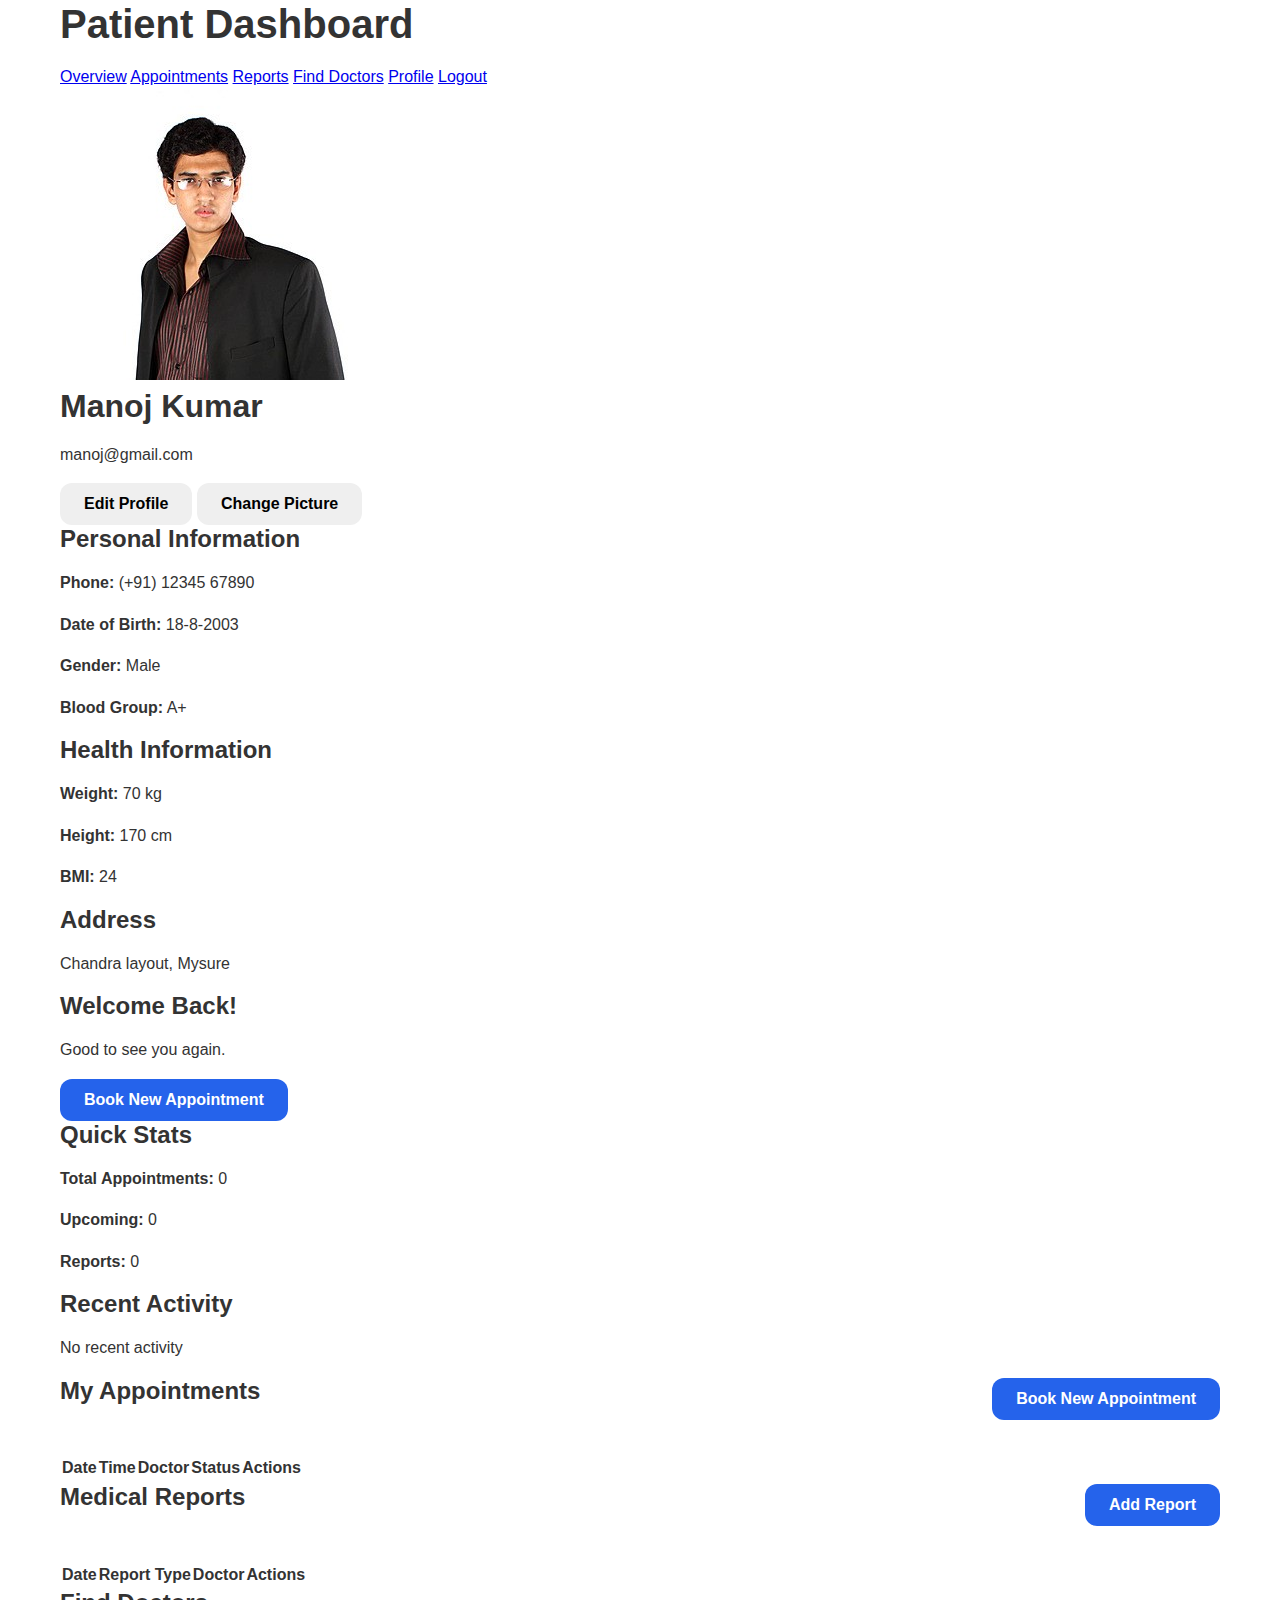
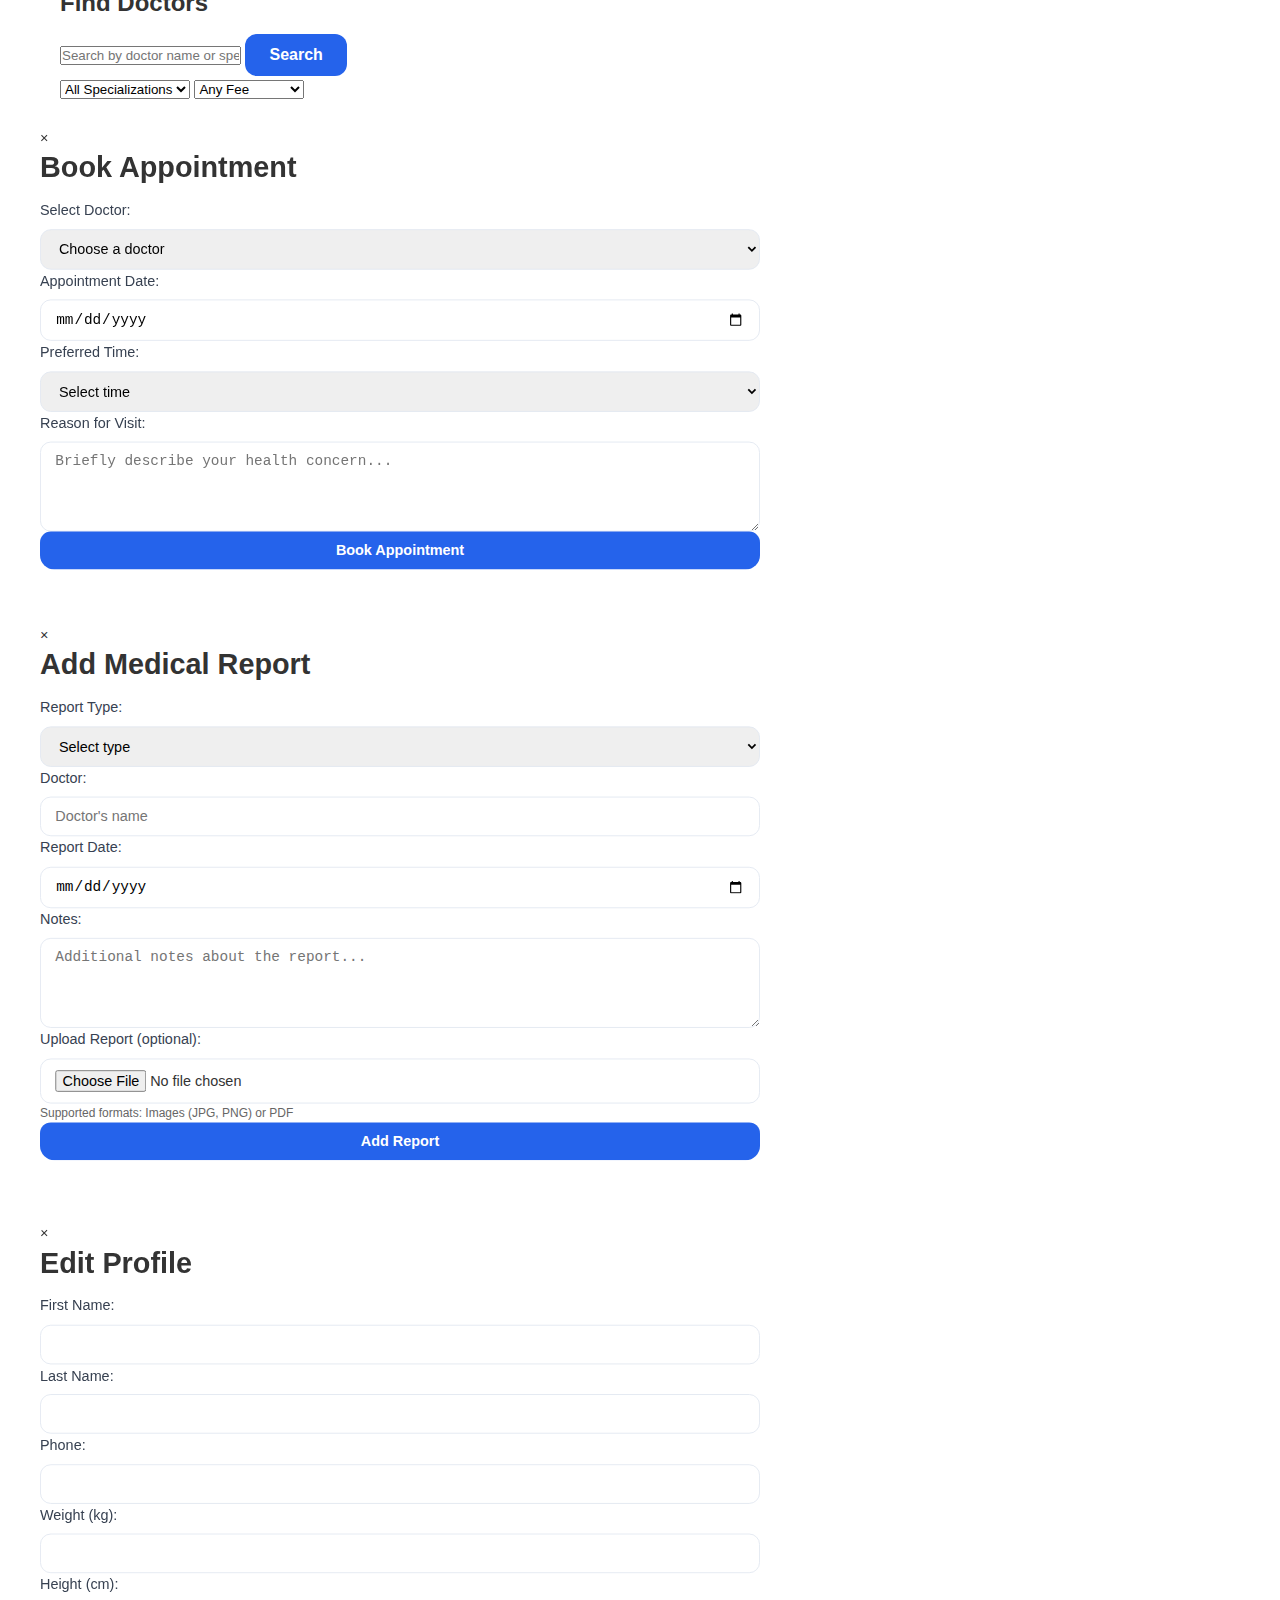
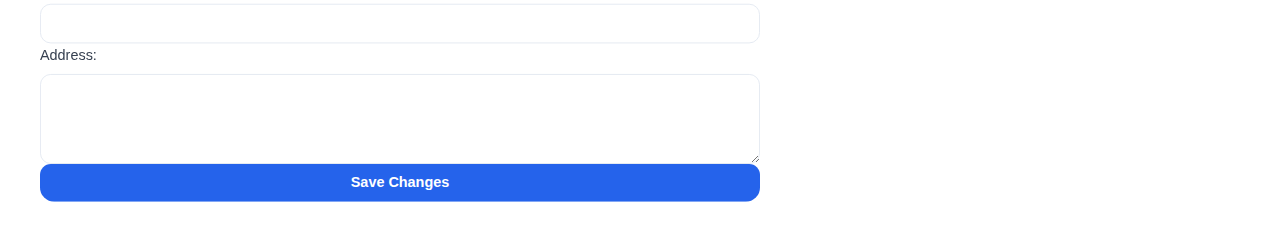
<file: docs/patient-dashboard.html>
<!DOCTYPE html>
<html lang="en">
<head>
    <meta charset="UTF-8">
    <meta name="viewport" content="width=device-width, initial-scale=1.0">
    <title>Patient Dashboard - MediCare</title>
    <link rel="stylesheet" href="styles.css">
</head>
<body class="dashboard">
    <header class="dashboard-header">
        <div class="container">
            <nav class="dashboard-nav">
                <h1>Patient Dashboard</h1>
                <div class="nav-links">
                    <a href="#" onclick="showSection('overview')">Overview</a>
                    <a href="#" onclick="showSection('appointments')">Appointments</a>
                    <a href="#" onclick="showSection('reports')">Reports</a>
                    <a href="#" onclick="showSection('search')">Find Doctors</a>
                    <a href="#" onclick="showSection('profile')">Profile</a>
                    <a href="index.html" onclick="logout()">Logout</a>
                </div>
            </nav>
        </div>
    </header>

    <main class="dashboard-content">
        <div class="container">
            <!-- Profile Section -->
            <div id="profile-section" class="section">
                <div class="profile-section">
                    <div class="profile-header">
                        <img id="profile-picture" src="manoj.jpeg" alt="Profile Picture" class="profile-picture">
                        <div class="profile-info">
                            <h2 id="profile-name">Manoj Kumar</h2>
                            <p id="profile-email">manoj@gmail.com</p>
                            <button class="btn btn-secondary" onclick="openEditProfileModal()">Edit Profile</button>
                            <button class="btn btn-secondary" onclick="changeProfilePicture()">Change Picture</button>
                        </div>
                    </div>
                    
                    <div class="dashboard-grid">
                        <div class="dashboard-card">
                            <h3>Personal Information</h3>
                            <p><strong>Phone:</strong> <span id="profile-phone">(+91) 12345 67890</span></p>
                            <p><strong>Date of Birth:</strong> <span id="profile-dob">18-8-2003</span></p>
                            <p><strong>Gender:</strong> <span id="profile-gender">Male</span></p>
                            <p><strong>Blood Group:</strong> <span id="profile-blood-group">A+</span></p>
                        </div>
                        
                        <div class="dashboard-card">
                            <h3>Health Information</h3>
                            <p><strong>Weight:</strong> <span id="profile-weight">70</span> kg</p>
                            <p><strong>Height:</strong> <span id="profile-height">170</span> cm</p>
                            <p><strong>BMI:</strong> <span id="profile-bmi">24</span></p>
                        </div>
                        
                        <div class="dashboard-card">
                            <h3>Address</h3>
                            <p id="profile-address">Chandra layout, Mysure</p>
                        </div>
                    </div>
                </div>
            </div>

            <!-- Overview Section -->
            <div id="overview-section" class="section active">
                <div class="dashboard-grid">
                    <div class="dashboard-card">
                        <h3>Welcome Back!</h3>
                        <p id="welcome-message">Good to see you again.</p>
                        <button class="btn btn-primary" onclick="showSection('appointments')">Book New Appointment</button>
                    </div>
                    <div class="dashboard-card">
                        <h3>Quick Stats</h3>
                        <p><strong>Total Appointments:</strong> <span id="total-appointments">0</span></p>
                        <p><strong>Upcoming:</strong> <span id="upcoming-appointments">0</span></p>
                        <p><strong>Reports:</strong> <span id="total-reports">0</span></p>
                    </div>
                    <div class="dashboard-card">
                        <h3>Recent Activity</h3>
                        <div id="recent-activity">
                            <p>No recent activity</p>
                        </div>
                    </div>
                </div>
            </div>

            <!-- Appointments Section -->
            <div id="appointments-section" class="section">
                <div class="dashboard-card">
                    <div style="display: flex; justify-content: space-between; align-items: center; margin-bottom: 2rem;">
                        <h3>My Appointments</h3>
                        <button class="btn btn-primary" onclick="openBookingModal()">Book New Appointment</button>
                    </div>
                    
                    <div id="appointments-list">
                        <table>
                            <thead>
                                <tr>
                                    <th>Date</th>
                                    <th>Time</th>
                                    <th>Doctor</th>
                                    <th>Status</th>
                                    <th>Actions</th>
                                </tr>
                            </thead>
                            <tbody id="appointments-table-body">
                                <!-- Appointments will be loaded here -->
                            </tbody>
                        </table>
                    </div>
                </div>
            </div>

            <!-- Reports Section -->
            <div id="reports-section" class="section">
                <div class="dashboard-card">
                    <div style="display: flex; justify-content: space-between; align-items: center; margin-bottom: 2rem;">
                        <h3>Medical Reports</h3>
                        <button class="btn btn-primary" onclick="openAddReportModal()">Add Report</button>
                    </div>
                    
                    <div id="reports-list">
                        <table>
                            <thead>
                                <tr>
                                    <th>Date</th>
                                    <th>Report Type</th>
                                    <th>Doctor</th>
                                    <th>Actions</th>
                                </tr>
                            </thead>
                            <tbody id="reports-table-body">
                                <!-- Reports will be loaded here -->
                            </tbody>
                        </table>
                    </div>
                </div>
            </div>

            <!-- Doctor Search Section -->
            <div id="search-section" class="section">
                <div class="dashboard-card">
                    <h3>Find Doctors</h3>
                    
                    <div class="search-container">
                        <div class="search-bar">
                            <input type="text" id="doctor-search" placeholder="Search by doctor name or specialization...">
                            <button class="btn btn-primary" onclick="searchDoctors()">Search</button>
                        </div>
                        
                        <div class="filters">
                            <select id="specialization-filter">
                                <option value="">All Specializations</option>
                                <option value="cardiology">Cardiology</option>
                                <option value="orthopedics">Orthopedics</option>
                                <option value="pediatrics">Pediatrics</option>
                                <option value="internal-medicine">Internal Medicine</option>
                                <option value="dermatology">Dermatology</option>
                                <option value="neurology">Neurology</option>
                                <option value="gynecology">Gynecology</option>
                            </select>
                            
                            <select id="fee-filter">
                                <option value="">Any Fee</option>
                                <option value="0-1000">₹500 - ₹1000</option>
                                <option value="1000-2000">₹1000 - ₹2000</option>
                                <option value="2000-3000">₹2000 - ₹3000</option>
                                <option value="3000+">₹3000+</option>
                            </select>
                        </div>
                    </div>
                    
                    <div id="doctors-search-results" class="doctors-grid">
                        <!-- Search results will be displayed here -->
                    </div>
                </div>
            </div>
        </div>
    </main>

    <!-- Appointment Booking Modal -->
    <div id="booking-modal" class="modal">
        <div class="modal-content">
            <span class="close" onclick="closeBookingModal()">&times;</span>
            <h2>Book Appointment</h2>
            
            <form id="booking-form">
                <div class="form-group">
                    <label for="doctor-select">Select Doctor:</label>
                    <select id="doctor-select" required>
                        <option value="">Choose a doctor</option>
                    </select>
                </div>
                
                <div class="form-group">
                    <label for="appointment-date">Appointment Date:</label>
                    <input type="date" id="appointment-date" required>
                </div>
                
                <div class="form-group">
                    <label for="appointment-time">Preferred Time:</label>
                    <select id="appointment-time" required>
                        <option value="">Select time</option>
                        <option value="09:00">9:00 AM</option>
                        <option value="10:00">10:00 AM</option>
                        <option value="11:00">11:00 AM</option>
                        <option value="14:00">2:00 PM</option>
                        <option value="15:00">3:00 PM</option>
                        <option value="16:00">4:00 PM</option>
                    </select>
                </div>
                
                <div class="form-group">
                    <label for="appointment-reason">Reason for Visit:</label>
                    <textarea id="appointment-reason" rows="3" placeholder="Briefly describe your health concern..."></textarea>
                </div>
                
                <div class="form-group">
                    <button type="submit" class="btn btn-primary" style="width: 100%;">Book Appointment</button>
                </div>
            </form>
        </div>
    </div>

    <!-- Add Report Modal -->
    <div id="add-report-modal" class="modal">
        <div class="modal-content">
            <span class="close" onclick="closeAddReportModal()">&times;</span>
            <h2>Add Medical Report</h2>
            
            <form id="add-report-form">
                <div class="form-group">
                    <label for="report-type">Report Type:</label>
                    <select id="report-type" required>
                        <option value="">Select type</option>
                        <option value="blood-test">Blood Test</option>
                        <option value="x-ray">X-Ray</option>
                        <option value="mri">MRI</option>
                        <option value="ct-scan">CT Scan</option>
                        <option value="ultrasound">Ultrasound</option>
                        <option value="prescription">Prescription</option>
                        <option value="other">Other</option>
                    </select>
                </div>
                
                <div class="form-group">
                    <label for="report-doctor">Doctor:</label>
                    <input type="text" id="report-doctor" placeholder="Doctor's name" required>
                </div>
                
                <div class="form-group">
                    <label for="report-date">Report Date:</label>
                    <input type="date" id="report-date" required>
                </div>
                
                <div class="form-group">
                    <label for="report-notes">Notes:</label>
                    <textarea id="report-notes" rows="3" placeholder="Additional notes about the report..."></textarea>
                </div>
                
                <div class="form-group">
                    <label for="report-file">Upload Report (optional):</label>
                    <input type="file" id="report-file" accept="image/*,.pdf">
                    <small style="color: #666;">Supported formats: Images (JPG, PNG) or PDF</small>
                </div>
                
                <div class="form-group">
                    <button type="submit" class="btn btn-primary" style="width: 100%;">Add Report</button>
                </div>
            </form>
        </div>
    </div>

    <!-- Edit Profile Modal -->
    <div id="edit-profile-modal" class="modal">
        <div class="modal-content">
            <span class="close" onclick="closeEditProfileModal()">&times;</span>
            <h2>Edit Profile</h2>
            
            <form id="edit-profile-form">
                <div class="form-row">
                    <div class="form-group">
                        <label for="edit-first-name">First Name:</label>
                        <input type="text" id="edit-first-name" required>
                    </div>
                    <div class="form-group">
                        <label for="edit-last-name">Last Name:</label>
                        <input type="text" id="edit-last-name" required>
                    </div>
                </div>
                
                <div class="form-group">
                    <label for="edit-phone">Phone:</label>
                    <input type="tel" id="edit-phone" required>
                </div>
                
                <div class="form-row">
                    <div class="form-group">
                        <label for="edit-weight">Weight (kg):</label>
                        <input type="number" id="edit-weight" step="0.1">
                    </div>
                    <div class="form-group">
                        <label for="edit-height">Height (cm):</label>
                        <input type="number" id="edit-height">
                    </div>
                </div>
                
                <div class="form-group">
                    <label for="edit-address">Address:</label>
                    <textarea id="edit-address" rows="3"></textarea>
                </div>
                
                <div class="form-group">
                    <button type="submit" class="btn btn-primary" style="width: 100%;">Save Changes</button>
                </div>
            </form>
        </div>
    </div>

    <script src="patient-dashboard.js"></script>
</body>
</html>
</file>
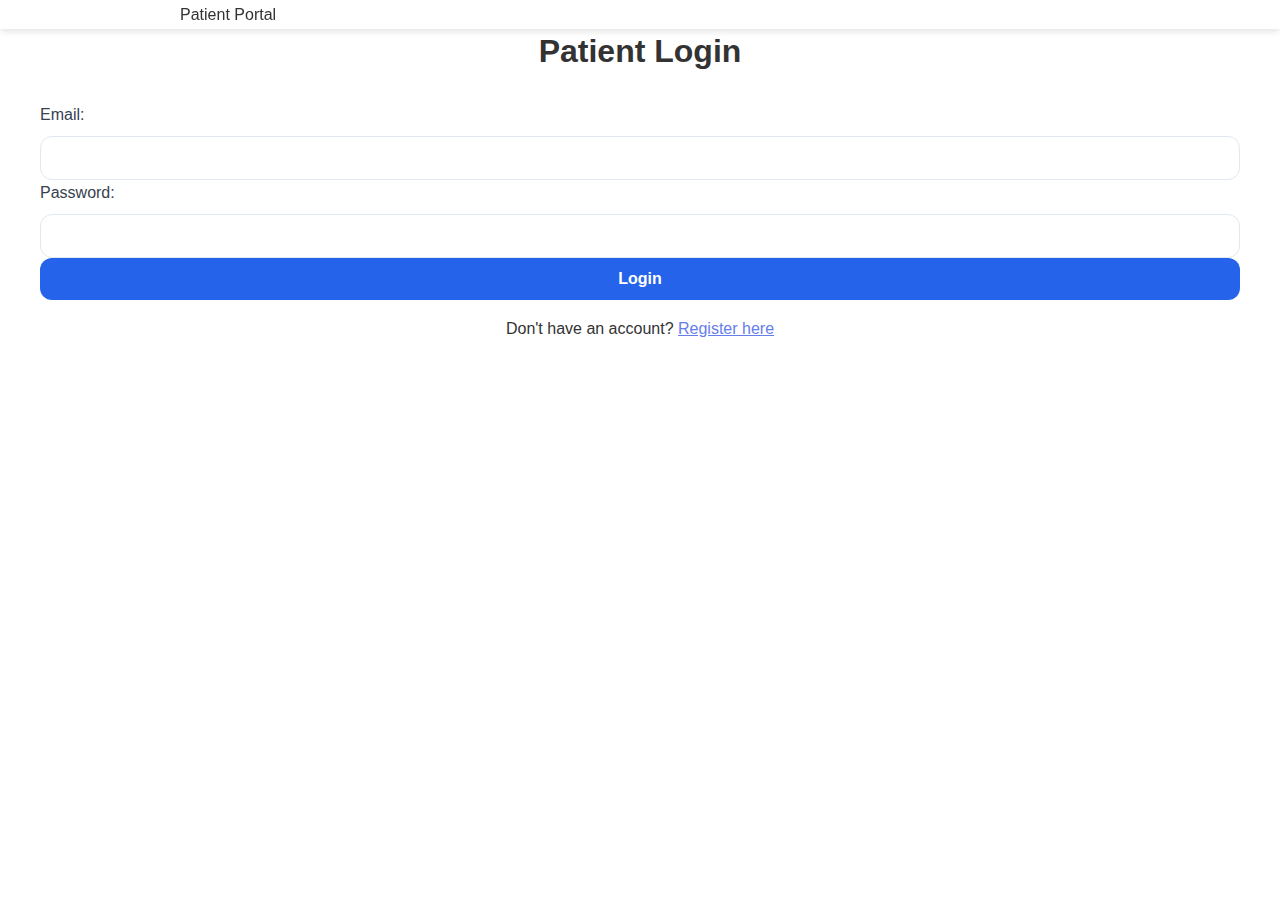
<file: docs/patient-login.html>
<!DOCTYPE html>
<html lang="en">
<head>
    <meta charset="UTF-8">
    <meta name="viewport" content="width=device-width, initial-scale=1.0">
    <title>Patient Login - MediCare</title>
    <link rel="stylesheet" href="styles.css">
</head>
<body>
    <header class="header">
        <div class="container">
            <div class="logo">
                <h1><a href="index.html" style="color: white; text-decoration: none;">MediCare</a></h1>
                <span>Patient Portal</span>
            </div>
        </div>
    </header>

    <main>
        <div class="container" style="padding: 2rem 0;">
            <div class="form-container">
                <h2 style="text-align: center; margin-bottom: 2rem; color: #333;">Patient Login</h2>
                
                <form id="patient-login-form">
                    <div class="form-group">
                        <label for="email">Email:</label>
                        <input type="email" id="email" name="email" required>
                    </div>
                    
                    <div class="form-group">
                        <label for="password">Password:</label>
                        <input type="password" id="password" name="password" required>
                    </div>
                    
                    <div class="form-group">
                        <button type="submit" class="btn btn-primary" style="width: 100%;">Login</button>
                    </div>
                </form>
                
                <div style="text-align: center; margin-top: 1rem;">
                    <p>Don't have an account? <a href="patient-register.html" style="color: #667eea;">Register here</a></p>
                </div>
            </div>
        </div>
    </main>

    <script src="auth.js"></script>
</body>
</html>
</file>
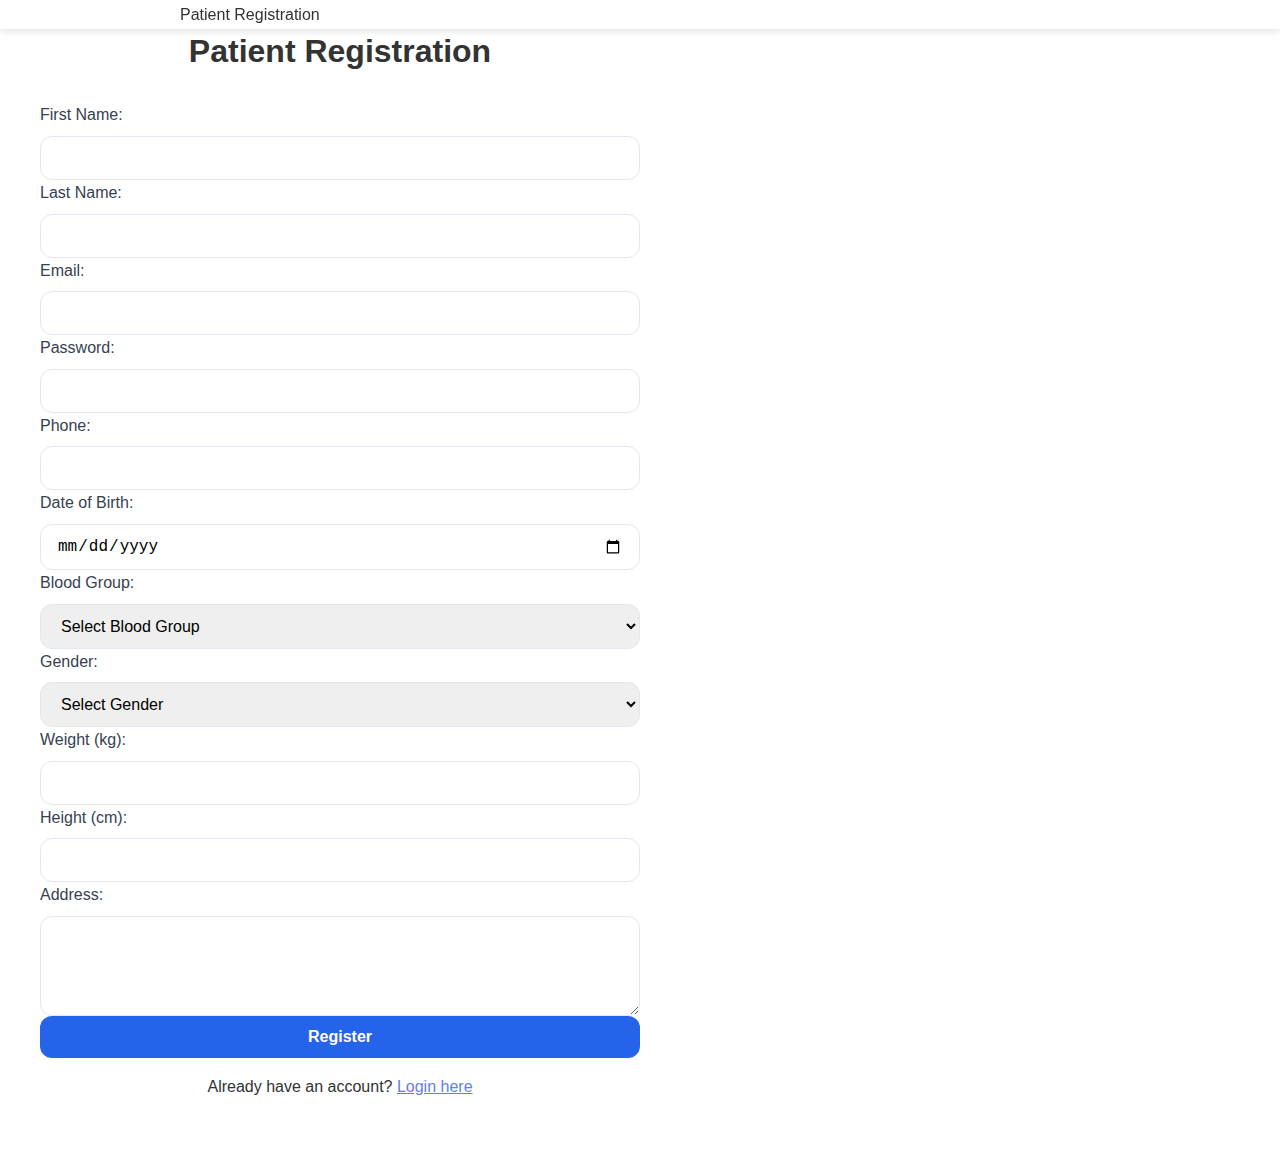
<file: docs/patient-register.html>
<!DOCTYPE html>
<html lang="en">
<head>
    <meta charset="UTF-8">
    <meta name="viewport" content="width=device-width, initial-scale=1.0">
    <title>Patient Registration - MediCare</title>
    <link rel="stylesheet" href="styles.css">
</head>
<body>
    <header class="header">
        <div class="container">
            <div class="logo">
                <h1><a href="index.html" style="color: white; text-decoration: none;">MediCare</a></h1>
                <span>Patient Registration</span>
            </div>
        </div>
    </header>

    <main>
        <div class="container" style="padding: 2rem 0;">
            <div class="form-container" style="max-width: 600px;">
                <h2 style="text-align: center; margin-bottom: 2rem; color: #333;">Patient Registration</h2>
                
                <form id="patient-register-form">
                    <div class="form-row">
                        <div class="form-group">
                            <label for="firstName">First Name:</label>
                            <input type="text" id="firstName" name="firstName" required>
                        </div>
                        <div class="form-group">
                            <label for="lastName">Last Name:</label>
                            <input type="text" id="lastName" name="lastName" required>
                        </div>
                    </div>
                    
                    <div class="form-group">
                        <label for="email">Email:</label>
                        <input type="email" id="email" name="email" required>
                    </div>
                    
                    <div class="form-group">
                        <label for="password">Password:</label>
                        <input type="password" id="password" name="password" required>
                    </div>
                    
                    <div class="form-row">
                        <div class="form-group">
                            <label for="phone">Phone:</label>
                            <input type="tel" id="phone" name="phone" required>
                        </div>
                        <div class="form-group">
                            <label for="dateOfBirth">Date of Birth:</label>
                            <input type="date" id="dateOfBirth" name="dateOfBirth" required>
                        </div>
                    </div>
                    
                    <div class="form-row">
                        <div class="form-group">
                            <label for="bloodGroup">Blood Group:</label>
                            <select id="bloodGroup" name="bloodGroup" required>
                                <option value="">Select Blood Group</option>
                                <option value="A+">A+</option>
                                <option value="A-">A-</option>
                                <option value="B+">B+</option>
                                <option value="B-">B-</option>
                                <option value="AB+">AB+</option>
                                <option value="AB-">AB-</option>
                                <option value="O+">O+</option>
                                <option value="O-">O-</option>
                            </select>
                        </div>
                        <div class="form-group">
                            <label for="gender">Gender:</label>
                            <select id="gender" name="gender" required>
                                <option value="">Select Gender</option>
                                <option value="male">Male</option>
                                <option value="female">Female</option>
                                <option value="other">Other</option>
                            </select>
                        </div>
                    </div>
                    
                    <div class="form-row">
                        <div class="form-group">
                            <label for="weight">Weight (kg):</label>
                            <input type="number" id="weight" name="weight" step="0.1" required>
                        </div>
                        <div class="form-group">
                            <label for="height">Height (cm):</label>
                            <input type="number" id="height" name="height" required>
                        </div>
                    </div>
                    
                    <div class="form-group">
                        <label for="address">Address:</label>
                        <textarea id="address" name="address" rows="3" required></textarea>
                    </div>
                    
                    <div class="form-group">
                        <button type="submit" class="btn btn-primary" style="width: 100%;">Register</button>
                    </div>
                </form>
                
                <div style="text-align: center; margin-top: 1rem;">
                    <p>Already have an account? <a href="patient-login.html" style="color: #667eea;">Login here</a></p>
                </div>
            </div>
        </div>
    </main>

    <script src="auth.js"></script>
</body>
</html>
</file>
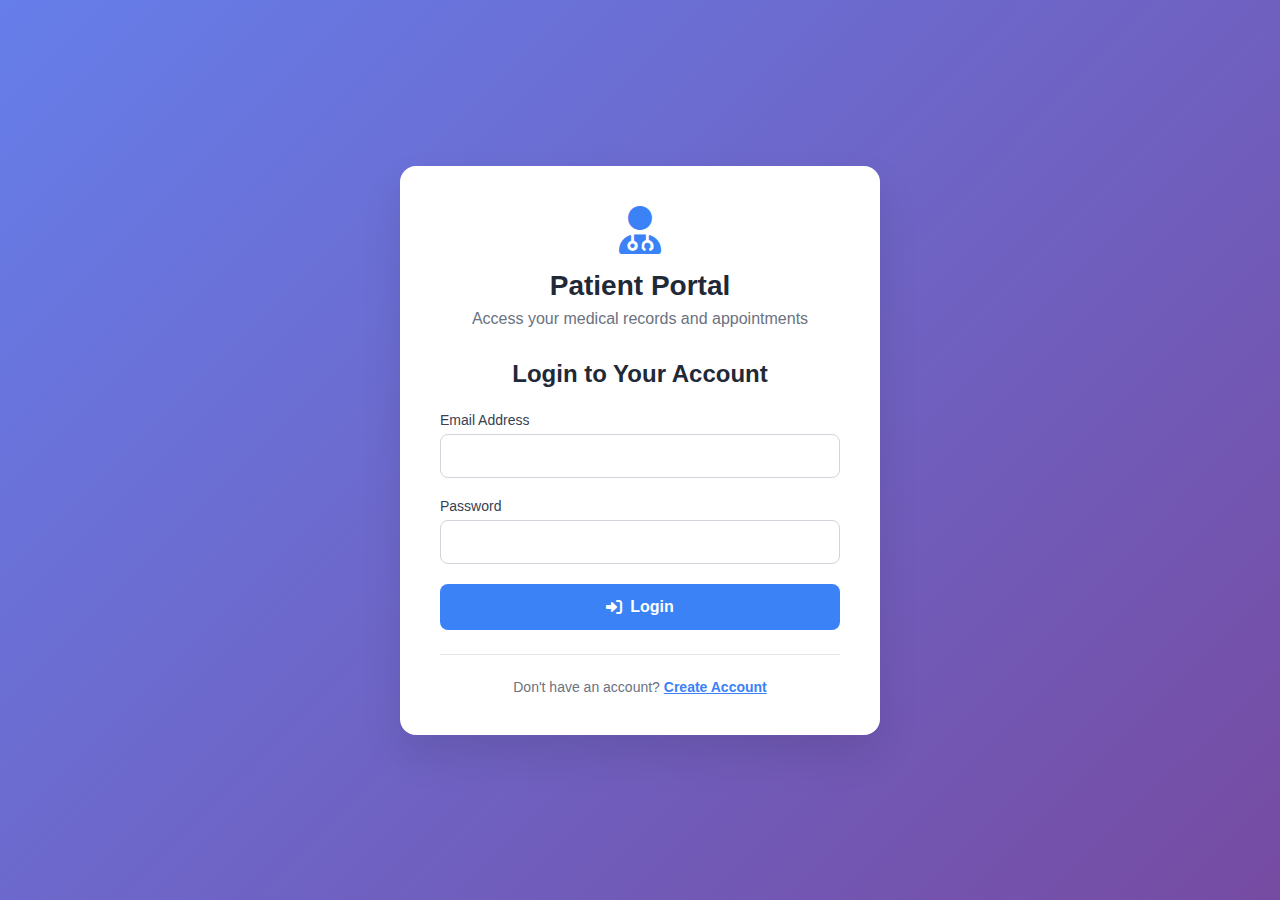
<file: docs/public/index2.html>
<!DOCTYPE html>
<html lang="en">
<head>
    <meta charset="UTF-8">
    <meta name="viewport" content="width=device-width, initial-scale=1.0">
    <title>Patient Medical Records</title>
    <link rel="stylesheet" href="styles2.css">
    <link href="https://cdnjs.cloudflare.com/ajax/libs/font-awesome/6.0.0/css/all.min.css" rel="stylesheet">
</head>
<body>
    <div id="authSection" class="auth-container">
        <div class="auth-card">
            <div class="auth-header">
                <i class="fas fa-user-md"></i>
                <h1>Patient Portal</h1>
                <p>Access your medical records and appointments</p>
            </div>

            <div id="loginForm" class="auth-form active">
                <h2>Login to Your Account</h2>
                <form id="loginFormElement">
                    <div class="form-group">
                        <label for="loginEmail">Email Address</label>
                        <input type="email" id="loginEmail" required>
                    </div>
                    <div class="form-group">
                        <label for="loginPassword">Password</label>
                        <input type="password" id="loginPassword" required>
                    </div>
                    <button type="submit" class="auth-button">
                        <i class="fas fa-sign-in-alt"></i>
                        Login
                    </button>
                </form>
                <div class="auth-switch">
                    <p>Don't have an account? <button id="showRegister" class="link-button">Create Account</button></p>
                </div>
            </div>

            <div id="registerForm" class="auth-form">
                <h2>Create New Account</h2>
                <form id="registerFormElement">
                    <div class="form-group">
                        <label for="registerName">Full Name</label>
                        <input type="text" id="registerName" required>
                    </div>
                    <div class="form-group">
                        <label for="registerEmail">Email Address</label>
                        <input type="email" id="registerEmail" required>
                    </div>
                    <div class="form-group">
                        <label for="registerPhone">Phone Number</label>
                        <input type="tel" id="registerPhone" required>
                    </div>
                    <div class="form-group">
                        <label for="registerDob">Date of Birth</label>
                        <input type="date" id="registerDob" required>
                    </div>
                    <div class="form-group">
                        <label for="registerPassword">Password</label>
                        <input type="password" id="registerPassword" required>
                    </div>
                    <div class="form-group">
                        <label for="confirmPassword">Confirm Password</label>
                        <input type="password" id="confirmPassword" required>
                    </div>
                    <button type="submit" class="auth-button">
                        <i class="fas fa-user-plus"></i>
                        Create Account
                    </button>
                </form>
                <div class="auth-switch">
                    <p>Already have an account? <button id="showLogin" class="link-button">Login</button></p>
                </div>
            </div>
        </div>
    </div>

    <div id="mainDashboard" class="container" style="display: none;">
        <div class="patient-header">
            <div class="patient-info">
                <div class="avatar">
                    <i class="fas fa-user"></i>
                </div>
                <div class="patient-details">
                    <h1 id="patientName">Madhushree</h1>
                    <p class="patient-id">Patient ID: #PT-2024-001</p>
                    <div class="patient-meta">
                        <div class="meta-item">
                            <i class="fas fa-calendar"></i>
                            <span>DOB: September 14, 2005</span> </div>
                        <div class="meta-item">
                            <i class="fas fa-phone"></i>
                            <span>+91 94493 32309</span> </div>
                        <div class="meta-item">
                            <i class="fas fa-envelope"></i>
                            <span>madhu@email.com</span>
                        </div>
                        <div class="meta-item">
                            <i class="fas fa-map-marker-alt"></i>
                            <span>Mysore, India</span>
                        </div>
                    </div>
                    <div class="badges">
                        <span class="badge active">Active Patient</span>
                        <span class="badge insurance">Insurance: Blue Cross</span>
                    </div>
                </div>
            </div>
            <div class="logout-section">
                <button id="logoutButton" class="logout-button">
                    <i class="fas fa-sign-out-alt"></i>
                    Logout
                </button>
            </div>
        </div>

        <div class="search-section">
            <div class="search-box">
                <i class="fas fa-search"></i>
                <input type="text" id="searchInput" placeholder="Search appointments, doctors, or reports...">
            </div>
        </div>

        <div class="tabs">
            <button class="tab-button active" data-tab="appointments">
                <i class="fas fa-calendar"></i>
                Appointments
            </button>
            <button class="tab-button" data-tab="reports">
                <i class="fas fa-file-text"></i>
                Reports
            </button>
        </div>

        <div class="tab-content">
            <div id="appointments" class="tab-panel active">
                <div class="section-header">
                    <h2>Previous Appointments</h2>
                    <span class="count-badge" id="appointmentCount">4 appointments</span>
                </div>
                <div id="appointmentsList" class="appointments-list"></div>
            </div>

            <div id="reports" class="tab-panel">
                <div class="section-header">
                    <h2>Medical Reports</h2>
                    <span class="count-badge" id="reportsCount">4 reports</span>
                </div>
                <div id="reportsList" class="reports-list"></div>
            </div>
        </div>
    </div>

    <script src="script2.js"></script>
</body>
</html>
</file>
<file: docs/main.css>
/* ===== GLOBAL STYLES ===== */
:root {
  --primary: #4361ee;
  --primary-dark: #3a0ca3;
  --secondary: #f72585;
  --success: #4cc9f0;
  --warning: #f8961e;
  --danger: #ef233c;
  --dark: #1a1a2e;
  --light: #f8f9fa;
  --gray: #e0e0e0;
  --border-radius: 8px;
  --shadow: 0 4px 6px rgba(0, 0, 0, 0.1);
  --transition: all 0.3s ease;
}

* {
  margin: 0;
  padding: 0;
  box-sizing: border-box;
  font-family: 'Segoe UI', Tahoma, Geneva, Verdana, sans-serif;
}

body {
  color: var(--dark);
  line-height: 1.6;
  background-color: white;
}

.container {
  width: 90%;
  max-width: 1200px;
  margin: 0 auto;
  padding: 0 15px;
}

h1, h2, h3, h4 {
  margin-bottom: 1rem;
  line-height: 1.2;
}

p {
  margin-bottom: 1rem;
}

img {
  max-width: 100%;
  height: auto;
}

/* ===== HEADER STYLES ===== */
.header {
  background-color: white;
  box-shadow: var(--shadow);
  position: sticky;
  top: 0;
  z-index: 1000;
  padding: 1rem 0;
}

.nav-brand {
  display: flex;
  align-items: center;
  gap: 0.75rem;
}

.nav-brand i {
  font-size: 2rem;
  color: var(--primary);
}

.nav-brand h1 {
  font-size: 1.5rem;
  color: var(--dark);
}

.nav-menu {
  display: flex;
  gap: 1.5rem;
}

.nav-link {
  color: var(--dark);
  text-decoration: none;
  font-weight: 500;
  transition: var(--transition);
}

.nav-link:hover {
  color: var(--primary);
}

/* ===== HERO SECTION ===== */
.hero {
  padding: 4rem 0;
  background: linear-gradient(135deg, rgba(67, 97, 238, 0.1) 0%, rgba(248, 249, 250, 1) 100%);
}

.hero-content {
  max-width: 600px;
}

.hero h2 {
  font-size: 2.5rem;
  color: var(--dark);
}

.hero p {
  font-size: 1.1rem;
  color: #555;
  margin-bottom: 2rem;
}

.portal-buttons {
  display: flex;
  gap: 1rem;
  margin-top: 2rem;
}

/* ===== BUTTON STYLES ===== */
.btn {
  display: inline-flex;
  align-items: center;
  gap: 0.5rem;
  padding: 0.75rem 1.5rem;
  border-radius: var(--border-radius);
  font-weight: 600;
  text-decoration: none;
  transition: var(--transition);
  border: none;
  cursor: pointer;
}

.btn-primary {
  background-color: var(--primary);
  color: white;
}

.btn-primary:hover {
  background-color: var(--primary-dark);
  transform: translateY(-2px);
}

.btn-secondary {
  background-color: white;
  color: var(--primary);
  border: 1px solid var(--primary);
}

.btn-secondary:hover {
  background-color: var(--primary);
  color: white;
  transform: translateY(-2px);
}

/* ===== SERVICES SECTION ===== */
.services {
  padding: 4rem 0;
  background-color: var(--light);
}

.services h2 {
  text-align: center;
  margin-bottom: 3rem;
  font-size: 2rem;
}

.services-grid {
  display: grid;
  grid-template-columns: repeat(auto-fit, minmax(250px, 1fr));
  gap: 2rem;
}

.service-card {
  background-color: white;
  padding: 2rem;
  border-radius: var(--border-radius);
  box-shadow: var(--shadow);
  text-align: center;
  transition: var(--transition);
}

.service-card:hover {
  transform: translateY(-5px);
  box-shadow: 0 10px 20px rgba(0, 0, 0, 0.1);
}

.service-card i {
  font-size: 2.5rem;
  color: var(--primary);
  margin-bottom: 1rem;
}

.service-card h3 {
  font-size: 1.25rem;
  margin-bottom: 0.75rem;
}

/* ===== ABOUT SECTION ===== */
.about {
  padding: 4rem 0;
}

.about-content {
  display: flex;
  align-items: center;
  gap: 3rem;
}

.about-text {
  flex: 1;
}

.about-text ul {
  list-style: none;
  margin-top: 1.5rem;
}

.about-text li {
  margin-bottom: 0.75rem;
  display: flex;
  align-items: center;
  gap: 0.5rem;
}

.about-text i {
  color: var(--primary);
}

.about-image {
  flex: 1;
  border-radius: var(--border-radius);
  overflow: hidden;
  box-shadow: var(--shadow);
}

/* ===== FACILITIES SECTION ===== */
.facilities {
  padding: 4rem 0;
  background-color: var(--light);
}

.facilities h2 {
  text-align: center;
  margin-bottom: 3rem;
  font-size: 2rem;
}

.facilities-grid {
  display: grid;
  grid-template-columns: repeat(auto-fit, minmax(300px, 1fr));
  gap: 2rem;
}

.facility-card {
  background-color: white;
  padding: 2rem;
  border-radius: var(--border-radius);
  box-shadow: var(--shadow);
  text-align: center;
  transition: var(--transition);
}

.facility-card:hover {
  transform: translateY(-5px);
}

.facility-card i {
  font-size: 2.5rem;
  color: var(--primary);
  margin-bottom: 1rem;
}

.facility-card h3 {
  font-size: 1.25rem;
  margin-bottom: 0.75rem;
}

/* ===== DOCTORS INTRO SECTION ===== */
.doctors-intro {
  padding: 4rem 0;
}

.doctors-intro h2 {
  text-align: center;
  margin-bottom: 3rem;
  font-size: 2rem;
}

.doctors-grid {
  display: grid;
  grid-template-columns: repeat(auto-fit, minmax(300px, 1fr));
  gap: 2rem;
}

.doctor-intro-card {
  background-color: white;
  border-radius: var(--border-radius);
  box-shadow: var(--shadow);
  overflow: hidden;
  transition: var(--transition);
}

.doctor-intro-card:hover {
  transform: translateY(-5px);
  box-shadow: 0 10px 20px rgba(0, 0, 0, 0.1);
}

.doctor-image {
  height: 250px;
  overflow: hidden;
}

.doctor-image img {
  width: 100%;
  height: 100%;
  object-fit: cover;
  transition: var(--transition);
}

.doctor-intro-card:hover .doctor-image img {
  transform: scale(1.05);
}

.doctor-intro-info {
  padding: 1.5rem;
}

.doctor-intro-info h3 {
  font-size: 1.25rem;
  color: var(--dark);
}

.specialty {
  color: var(--primary);
  font-weight: 600;
  margin-bottom: 0.5rem;
}

.qualification, .institution {
  font-size: 0.9rem;
  color: #666;
  margin-bottom: 0.5rem;
}

.working-info {
  margin-top: 1rem;
}

.working-info p {
  display: flex;
  align-items: center;
  gap: 0.5rem;
  font-size: 0.9rem;
  color: #555;
  margin-bottom: 0.5rem;
}

.working-info i {
  color: var(--primary);
}

/* ===== CONTACT SECTION ===== */
.contact {
  padding: 4rem 0;
  background-color: var(--light);
}

.contact h2 {
  text-align: center;
  margin-bottom: 3rem;
  font-size: 2rem;
}

.contact-content {
  display: grid;
  grid-template-columns: repeat(auto-fit, minmax(300px, 1fr));
  gap: 3rem;
}

.contact-info {
  display: flex;
  flex-direction: column;
  gap: 1.5rem;
}

.contact-item {
  display: flex;
  align-items: flex-start;
  gap: 1rem;
}

.contact-item i {
  font-size: 1.5rem;
  color: var(--primary);
  margin-top: 0.25rem;
}

.contact-item h3 {
  font-size: 1.1rem;
  margin-bottom: 0.25rem;
}

.contact-form {
  display: flex;
  flex-direction: column;
  gap: 1rem;
}

.contact-form input,
.contact-form textarea {
  padding: 0.75rem;
  border: 1px solid var(--gray);
  border-radius: var(--border-radius);
  font-size: 1rem;
}

.contact-form textarea {
  resize: vertical;
  min-height: 150px;
}

/* ===== FOOTER STYLES ===== */
.footer {
  background-color: var(--dark);
  color: white;
  padding: 3rem 0 1rem;
}

.footer-content {
  display: grid;
  grid-template-columns: repeat(auto-fit, minmax(200px, 1fr));
  gap: 2rem;
  margin-bottom: 2rem;
}

.footer-section h3 {
  font-size: 1.25rem;
  margin-bottom: 1.5rem;
  color: white;
}

.footer-section p {
  color: rgba(255, 255, 255, 0.8);
}

.footer-section ul {
  list-style: none;
}

.footer-section li {
  margin-bottom: 0.75rem;
}

.footer-section a {
  color: rgba(255, 255, 255, 0.8);
  text-decoration: none;
  transition: var(--transition);
}

.footer-section a:hover {
  color: white;
}

.social-links {
  display: flex;
  gap: 1rem;
}

.social-links a {
  display: flex;
  align-items: center;
  justify-content: center;
  width: 36px;
  height: 36px;
  border-radius: 50%;
  background-color: rgba(255, 255, 255, 0.1);
  color: white;
  transition: var(--transition);
}

.social-links a:hover {
  background-color: var(--primary);
  transform: translateY(-3px);
}

.footer-bottom {
  text-align: center;
  padding-top: 2rem;
  border-top: 1px solid rgba(255, 255, 255, 0.1);
  color: rgba(255, 255, 255, 0.6);
  font-size: 0.9rem;
}

/* ===== RESPONSIVE DESIGN ===== */
@media (max-width: 992px) {
  .about-content {
    flex-direction: column;
  }
  
  .about-image {
    order: -1;
  }
}

@media (max-width: 768px) {
  .header .container {
    flex-direction: column;
    gap: 1rem;
  }
  
  .nav-menu {
    justify-content: center;
  }
  
  .portal-buttons {
    flex-direction: column;
  }
  
  .hero h2 {
    font-size: 2rem;
  }
}

@media (max-width: 576px) {
  .nav-menu {
    flex-direction: column;
    align-items: center;
    gap: 0.5rem;
  }
  
  .hero {
    text-align: center;
  }
  
  .footer-content {
    grid-template-columns: 1fr;
  }
}
</file>
<file: docs/portal.css>
/* Modal Styles */
.modal {
    display: none;
    position: fixed;
    z-index: 1000;
    left: 0;
    top: 0;
    width: 100%;
    height: 100%;
    background-color: rgba(0,0,0,0.5);
    animation: fadeIn 0.3s ease;
}

.modal.show {
    display: flex;
    align-items: center;
    justify-content: center;
}

.modal-content {
    background-color: white;
    padding: 2rem;
    border-radius: 16px;
    width: 90%;
    max-width: 500px;
    max-height: 90vh;
    overflow-y: auto;
    position: relative;
    animation: slideIn 0.3s ease;
}

.close {
    position: absolute;
    right: 1rem;
    top: 1rem;
    font-size: 2rem;
    font-weight: bold;
    cursor: pointer;
    color: #64748b;
    transition: color 0.3s ease;
}

.close:hover {
    color: #ef4444;
}

/* Form Styles */
.form-group {
    margin-bottom: 1.5rem;
}

.form-group label {
    display: block;
    margin-bottom: 0.5rem;
    font-weight: 600;
    color: #374151;
}

.form-group input,
.form-group select,
.form-group textarea {
    width: 100%;
    padding: 12px 16px;
    border: 2px solid #e5e7eb;
    border-radius: 8px;
    font-size: 1rem;
    transition: border-color 0.3s ease, box-shadow 0.3s ease;
}

.form-group input:focus,
.form-group select:focus,
.form-group textarea:focus {
    outline: none;
    border-color: #2563eb;
    box-shadow: 0 0 0 3px rgba(37, 99, 235, 0.1);
}

.form-row {
    display: grid;
    grid-template-columns: 1fr 1fr;
    gap: 1rem;
}

.auth-switch {
    text-align: center;
    margin-top: 1rem;
    color: #64748b;
}

.auth-switch a {
    color: #2563eb;
    text-decoration: none;
    font-weight: 600;
}

.auth-switch a:hover {
    text-decoration: underline;
}

/* Dashboard Styles */
.dashboard {
    min-height: 100vh;
    background-color: #f8fafc;
}

.dashboard-header {
    background: linear-gradient(135deg, #2563eb, #1d4ed8);
    color: white;
    padding: 1rem 0;
    box-shadow: 0 2px 10px rgba(0,0,0,0.1);
}

.header-content {
    display: flex;
    justify-content: space-between;
    align-items: center;
}

.logo {
    display: flex;
    align-items: center;
    gap: 12px;
}

.logo i {
    font-size: 2rem;
    color: #fbbf24;
}

.logo h1 {
    font-size: 1.8rem;
    font-weight: 700;
}

.user-info {
    display: flex;
    align-items: center;
    gap: 1rem;
}

.user-info span {
    font-weight: 600;
}

.dashboard-container {
    display: flex;
    min-height: calc(100vh - 80px);
}

/* Sidebar */
.sidebar {
    width: 280px;
    background: white;
    box-shadow: 2px 0 10px rgba(0,0,0,0.05);
    padding: 2rem 0;
}

.nav-menu {
    list-style: none;
}

.nav-menu li {
    margin-bottom: 0.5rem;
}

.nav-menu .nav-link {
    display: flex;
    align-items: center;
    gap: 12px;
    padding: 1rem 2rem;
    color: #64748b;
    text-decoration: none;
    font-weight: 500;
    transition: all 0.3s ease;
    border-right: 3px solid transparent;
}

.nav-menu .nav-link:hover {
    background-color: #f1f5f9;
    color: #2563eb;
}

.nav-menu .nav-link.active {
    background-color: #eff6ff;
    color: #2563eb;
    border-right-color: #2563eb;
}

.nav-menu .nav-link i {
    font-size: 1.2rem;
}

/* Main Content */
.main-content {
    flex: 1;
    padding: 2rem;
}

.content-section {
    display: none;
}

.content-section.active {
    display: block;
}

.section-header {
    display: flex;
    justify-content: space-between;
    align-items: center;
    margin-bottom: 2rem;
    padding-bottom: 1rem;
    border-bottom: 2px solid #e5e7eb;
}

.section-header h2 {
    font-size: 2rem;
    font-weight: 700;
    color: #1e293b;
    display: flex;
    align-items: center;
    gap: 12px;
}

/* Cards */
.card {
    background: white;
    border-radius: 12px;
    padding: 1.5rem;
    box-shadow: 0 4px 20px rgba(0,0,0,0.08);
    margin-bottom: 1.5rem;
    transition: transform 0.3s ease, box-shadow 0.3s ease;
}

.card:hover {
    transform: translateY(-2px);
    box-shadow: 0 8px 30px rgba(0,0,0,0.12);
}

.card-header {
    display: flex;
    justify-content: between;
    align-items: flex-start;
    margin-bottom: 1rem;
}

.card-title {
    font-size: 1.3rem;
    font-weight: 600;
    color: #1e293b;
    margin-bottom: 0.5rem;
}

.card-subtitle {
    color: #64748b;
    font-size: 0.9rem;
}

.card-content {
    margin-bottom: 1rem;
}

.card-actions {
    display: flex;
    gap: 0.5rem;
    justify-content: flex-end;
}

/* Status Badges */
.status-badge {
    display: inline-flex;
    align-items: center;
    gap: 4px;
    padding: 4px 12px;
    border-radius: 20px;
    font-size: 0.85rem;
    font-weight: 600;
    text-transform: uppercase;
}

.status-scheduled {
    background-color: #dbeafe;
    color: #1d4ed8;
}

.status-completed {
    background-color: #dcfce7;
    color: #166534;
}

.status-cancelled {
    background-color: #fee2e2;
    color: #dc2626;
}

/* Appointment Booking */
.appointment-booking {
    background: white;
    border-radius: 12px;
    padding: 2rem;
    box-shadow: 0 4px 20px rgba(0,0,0,0.08);
}

/* Search Filters */
.search-filters {
    background: white;
    border-radius: 12px;
    padding: 2rem;
    box-shadow: 0 4px 20px rgba(0,0,0,0.08);
    margin-bottom: 2rem;
}

.filter-row {
    display: grid;
    grid-template-columns: repeat(auto-fit, minmax(200px, 1fr));
    gap: 1rem;
    margin-bottom: 1rem;
    align-items: end;
}

.search-results {
    display: grid;
    gap: 1rem;
}

.doctor-card {
    background: white;
    border-radius: 12px;
    padding: 1.5rem;
    box-shadow: 0 4px 20px rgba(0,0,0,0.08);
    transition: transform 0.3s ease, box-shadow 0.3s ease;
}

.doctor-card:hover {
    transform: translateY(-2px);
    box-shadow: 0 8px 30px rgba(0,0,0,0.12);
}

.doctor-header {
    display: flex;
    justify-content: space-between;
    align-items: flex-start;
    margin-bottom: 1rem;
}

.doctor-info h3 {
    font-size: 1.3rem;
    font-weight: 600;
    color: #1e293b;
    margin-bottom: 0.5rem;
}

.doctor-info .specialty {
    color: #2563eb;
    font-weight: 500;
    margin-bottom: 0.5rem;
}

.doctor-info .experience {
    color: #64748b;
    font-size: 0.9rem;
}

.consultation-fee {
    background: #eff6ff;
    color: #1d4ed8;
    padding: 0.5rem 1rem;
    border-radius: 20px;
    font-weight: 600;
    font-size: 0.9rem;
}

.doctor-details {
    margin-bottom: 1rem;
}

.doctor-details p {
    margin-bottom: 0.5rem;
    color: #374151;
}

.working-places, .working-hours {
    margin-top: 1rem;
}

.working-places h4, .working-hours h4 {
    font-size: 1rem;
    font-weight: 600;
    color: #1e293b;
    margin-bottom: 0.5rem;
}

.place-item, .hour-item {
    background: #f8fafc;
    padding: 0.75rem;
    border-radius: 8px;
    margin-bottom: 0.5rem;
    font-size: 0.9rem;
}

.doctor-actions {
    display: flex;
    gap: 0.5rem;
    justify-content: flex-end;
}

/* Profile Info */
.profile-info {
    background: white;
    border-radius: 12px;
    padding: 2rem;
    box-shadow: 0 4px 20px rgba(0,0,0,0.08);
}

.profile-section {
    margin-bottom: 2rem;
}

.profile-section h3 {
    font-size: 1.3rem;
    font-weight: 600;
    color: #1e293b;
    margin-bottom: 1rem;
    border-bottom: 2px solid #e5e7eb;
    padding-bottom: 0.5rem;
}

.profile-grid {
    display: grid;
    grid-template-columns: repeat(auto-fit, minmax(250px, 1fr));
    gap: 1rem;
}

.profile-item {
    display: flex;
    flex-direction: column;
    gap: 0.25rem;
}

.profile-item label {
    font-weight: 600;
    color: #374151;
    font-size: 0.9rem;
}

.profile-item span {
    color: #64748b;
    padding: 0.5rem 0;
}

/* Working Place and Hour Forms */
.working-place, .working-hour {
    display: grid;
    grid-template-columns: repeat(auto-fit, minmax(150px, 1fr));
    gap: 0.5rem;
    margin-bottom: 1rem;
    padding: 1rem;
    background: #f8fafc;
    border-radius: 8px;
}

.working-hour label {
    display: flex;
    align-items: center;
    gap: 0.5rem;
    font-size: 0.9rem;
}

/* Lists */
.appointments-list,
.reports-list,
.schedules-list {
    display: flex;
    flex-direction: column;
    gap: 1rem;
}

.empty-state {
    text-align: center;
    padding: 3rem;
    color: #64748b;
}

.empty-state i {
    font-size: 4rem;
    margin-bottom: 1rem;
    color: #cbd5e1;
}

.empty-state h3 {
    font-size: 1.5rem;
    margin-bottom: 0.5rem;
    color: #374151;
}

/* Loading State */
.loading {
    display: flex;
    align-items: center;
    justify-content: center;
    padding: 2rem;
    color: #64748b;
}

.spinner {
    width: 40px;
    height: 40px;
    border: 4px solid #e5e7eb;
    border-top: 4px solid #2563eb;
    border-radius: 50%;
    animation: spin 1s linear infinite;
    margin-right: 1rem;
}

/* Animations */
@keyframes fadeIn {
    from { opacity: 0; }
    to { opacity: 1; }
}

@keyframes slideIn {
    from { 
        opacity: 0;
        transform: translateY(-20px);
    }
    to { 
        opacity: 1;
        transform: translateY(0);
    }
}

@keyframes spin {
    0% { transform: rotate(0deg); }
    100% { transform: rotate(360deg); }
}

/* Responsive Design */
@media (max-width: 768px) {
    .dashboard-container {
        flex-direction: column;
    }
    
    .sidebar {
        width: 100%;
        padding: 1rem 0;
    }
    
    .nav-menu {
        display: flex;
        overflow-x: auto;
        padding: 0 1rem;
    }
    
    .nav-menu li {
        margin-bottom: 0;
        margin-right: 0.5rem;
        white-space: nowrap;
    }
    
    .nav-menu .nav-link {
        padding: 0.75rem 1rem;
        border-right: none;
        border-bottom: 3px solid transparent;
        border-radius: 8px;
    }
    
    .nav-menu .nav-link.active {
        border-bottom-color: #2563eb;
        border-right: none;
    }
    
    .main-content {
        padding: 1rem;
    }
    
    .section-header {
        flex-direction: column;
        align-items: flex-start;
        gap: 1rem;
    }
    
    .form-row {
        grid-template-columns: 1fr;
    }
    
    .modal-content {
        width: 95%;
        padding: 1.5rem;
    }
    
    .card-actions {
        flex-direction: column;
    }
    
    .btn {
        width: 100%;
        justify-content: center;
    }
}

@media (max-width: 480px) {
    .header-content {
        flex-direction: column;
        gap: 1rem;
        text-align: center;
    }
    
    .user-info {
        flex-direction: column;
        gap: 0.5rem;
    }
    
    .section-header h2 {
        font-size: 1.5rem;
    }
    
    .card {
        padding: 1rem;
    }
    
    .appointment-booking {
        padding: 1rem;
    }
}

/* Print Styles */
@media print {
    .sidebar,
    .dashboard-header,
    .card-actions,
    .section-header button {
        display: none !important;
    }
    
    .main-content {
        padding: 0;
    }
    
    .card {
        box-shadow: none;
        border: 1px solid #e5e7eb;
        break-inside: avoid;
    }
}
</file>
<file: docs/styles2.css>
* {
    margin: 0;
    padding: 0;
    box-sizing: border-box;
}

body {
    font-family: -apple-system, BlinkMacSystemFont, 'Segoe UI', Roboto, sans-serif;
    background: linear-gradient(135deg, #f0f8ff 0%, #e6f3ff 100%);
    min-height: 100vh;
    color: #1f2937;
}

.container {
    max-width: 1200px;
    margin: 0 auto;
    padding: 24px;
}

/* Patient Header */
.patient-header {
    background: white;
    border-radius: 12px;
    padding: 24px;
    margin-bottom: 32px;
    box-shadow: 0 4px 6px rgba(0, 0, 0, 0.05);
    display: flex;
    justify-content: space-between;
    align-items: flex-start;
}

.patient-info {
    display: flex;
    gap: 24px;
    align-items: flex-start;
    flex: 1;
}

.avatar {
    width: 80px;
    height: 80px;
    background: #3b82f6;
    border-radius: 50%;
    display: flex;
    align-items: center;
    justify-content: center;
    color: white;
    font-size: 32px;
    border: 4px solid #dbeafe;
}

.patient-details h1 {
    font-size: 28px;
    font-weight: bold;
    margin-bottom: 4px;
}

.patient-id {
    color: #6b7280;
    margin-bottom: 16px;
}

.patient-meta {
    display: grid;
    grid-template-columns: repeat(auto-fit, minmax(200px, 1fr));
    gap: 16px;
    margin-bottom: 16px;
}

.meta-item {
    display: flex;
    align-items: center;
    gap: 8px;
    color: #6b7280;
    font-size: 14px;
}

.meta-item i {
    color: #3b82f6;
    width: 16px;
}

.badges {
    display: flex;
    gap: 8px;
    flex-wrap: wrap;
}

.badge {
    padding: 4px 12px;
    border-radius: 20px;
    font-size: 12px;
    font-weight: 600;
}

.badge.active {
    background: #d1fae5;
    color: #065f46;
}

.badge.insurance {
    background: #e0f2fe;
    color: #0c4a6e;
    border: 1px solid #bae6fd;
}

/* Search Section */
.search-section {
    margin-bottom: 24px;
}

.search-box {
    position: relative;
    max-width: 400px;
}

.search-box i {
    position: absolute;
    left: 12px;
    top: 50%;
    transform: translateY(-50%);
    color: #9ca3af;
}

.search-box input {
    width: 100%;
    padding: 12px 12px 12px 40px;
    border: 1px solid #d1d5db;
    border-radius: 8px;
    font-size: 14px;
    background: white;
}

.search-box input:focus {
    outline: none;
    border-color: #3b82f6;
    box-shadow: 0 0 0 3px rgba(59, 130, 246, 0.1);
}

/* Tabs */
.tabs {
    display: flex;
    background: white;
    border-radius: 8px;
    padding: 4px;
    margin-bottom: 24px;
    max-width: 400px;
}

.tab-button {
    flex: 1;
    padding: 12px 16px;
    border: none;
    background: transparent;
    border-radius: 6px;
    cursor: pointer;
    font-size: 14px;
    font-weight: 500;
    transition: all 0.2s;
    display: flex;
    align-items: center;
    justify-content: center;
    gap: 8px;
}

.tab-button.active {
    background: #f3f4f6;
    color: #1f2937;
}

.tab-button:hover:not(.active) {
    background: #f9fafb;
}

/* Tab Content */
.tab-panel {
    display: none;
}

.tab-panel.active {
    display: block;
}

.section-header {
    display: flex;
    justify-content: space-between;
    align-items: center;
    margin-bottom: 16px;
}

.section-header h2 {
    font-size: 24px;
    font-weight: bold;
}

.count-badge {
    background: #dbeafe;
    color: #1e40af;
    padding: 4px 12px;
    border-radius: 20px;
    font-size: 12px;
    font-weight: 600;
}

/* Cards */
.card {
    background: white;
    border-radius: 12px;
    padding: 24px;
    margin-bottom: 16px;
    box-shadow: 0 2px 4px rgba(0, 0, 0, 0.05);
    border: 1px solid #e5e7eb;
    transition: all 0.2s;
}

.card:hover {
    box-shadow: 0 8px 25px rgba(0, 0, 0, 0.1);
    border-color: #93c5fd;
}

/* Appointment Cards */
.appointment-header {
    display: flex;
    justify-content: space-between;
    align-items: flex-start;
    margin-bottom: 16px;
}

.appointment-date {
    display: flex;
    align-items: center;
    gap: 12px;
    margin-bottom: 8px;
}

.appointment-date i {
    color: #3b82f6;
    font-size: 18px;
}

.appointment-date .date {
    font-size: 18px;
    font-weight: 600;
}

.appointment-time {
    display: flex;
    align-items: center;
    gap: 8px;
    color: #6b7280;
    font-size: 14px;
}

.appointment-badges {
    display: flex;
    gap: 8px;
}

.status-badge {
    padding: 4px 12px;
    border-radius: 20px;
    font-size: 12px;
    font-weight: 600;
}

.status-badge.completed {
    background: #d1fae5;
    color: #065f46;
}

.type-badge {
    padding: 4px 12px;
    border-radius: 20px;
    font-size: 12px;
    font-weight: 600;
    border: 1px solid;
}

.type-badge.followup {
    background: #fed7aa;
    color: #c2410c;
    border-color: #fdba74;
}

.type-badge.consultation {
    background: #dbeafe;
    color: #1d4ed8;
    border-color: #93c5fd;
}

.type-badge.treatment {
    background: #e9d5ff;
    color: #7c3aed;
    border-color: #c4b5fd;
}

.appointment-details {
    display: grid;
    grid-template-columns: repeat(auto-fit, minmax(250px, 1fr));
    gap: 16px;
    margin-bottom: 16px;
}

.detail-item {
    display: flex;
    align-items: center;
    gap: 12px;
}

.detail-item i {
    color: #3b82f6;
    width: 16px;
}

.detail-item .label {
    font-weight: 500;
    color: #1f2937;
}

.detail-item .value {
    color: #6b7280;
    font-size: 14px;
}

.appointment-notes {
    background: #f9fafb;
    padding: 16px;
    border-radius: 8px;
    margin-bottom: 16px;
}

.notes-header {
    display: flex;
    align-items: center;
    gap: 8px;
    margin-bottom: 8px;
}

.notes-header i {
    color: #6b7280;
}

.notes-title {
    font-weight: 500;
    font-size: 14px;
}

.notes-content {
    color: #4b5563;
    font-size: 14px;
    line-height: 1.5;
}

.view-button {
    background: white;
    border: 1px solid #d1d5db;
    padding: 8px 16px;
    border-radius: 6px;
    cursor: pointer;
    display: flex;
    align-items: center;
    gap: 8px;
    font-size: 14px;
    transition: all 0.2s;
    margin-left: auto;
}

.view-button:hover {
    background: #f0f8ff;
    border-color: #93c5fd;
}

/* Report Cards */
.reports-list {
    display: grid;
    grid-template-columns: repeat(auto-fit, minmax(400px, 1fr));
    gap: 16px;
}

.report-header {
    display: flex;
    justify-content: space-between;
    align-items: flex-start;
    margin-bottom: 16px;
}

.report-title-section {
    display: flex;
    align-items: center;
    gap: 12px;
}

.report-icon {
    font-size: 24px;
}

.report-title {
    font-size: 18px;
    font-weight: 600;
    margin-bottom: 4px;
}

.report-date {
    display: flex;
    align-items: center;
    gap: 8px;
    color: #6b7280;
    font-size: 14px;
}

.report-type-badge {
    padding: 4px 12px;
    border-radius: 20px;
    font-size: 12px;
    font-weight: 600;
}

.report-type-badge.laboratory {
    background: #d1fae5;
    color: #065f46;
}

.report-type-badge.radiology {
    background: #e9d5ff;
    color: #6b21a8;
}

.report-type-badge.cardiology {
    background: #fee2e2;
    color: #991b1b;
}

.report-doctor {
    display: flex;
    align-items: center;
    gap: 8px;
    margin-bottom: 16px;
    color: #4b5563;
    font-size: 14px;
}

.report-summary {
    background: #f0f8ff;
    padding: 16px;
    border-radius: 8px;
    margin-bottom: 16px;
}

.report-summary p {
    color: #4b5563;
    font-size: 14px;
    line-height: 1.5;
}

.report-footer {
    display: flex;
    justify-content: space-between;
    align-items: center;
}

.final-badge {
    background: #d1fae5;
    color: #065f46;
    padding: 4px 12px;
    border-radius: 20px;
    font-size: 12px;
    font-weight: 600;
    border: 1px solid #a7f3d0;
}

.report-actions {
    display: flex;
    gap: 8px;
}

.action-button {
    background: white;
    border: 1px solid #d1d5db;
    padding: 8px 12px;
    border-radius: 6px;
    cursor: pointer;
    display: flex;
    align-items: center;
    gap: 6px;
    font-size: 12px;
    transition: all 0.2s;
}

.action-button.view:hover {
    background: #f0f8ff;
    border-color: #93c5fd;
}

.action-button.download:hover {
    background: #f0fdf4;
    border-color: #86efac;
}

/* Authentication Styles */
.auth-container {
    min-height: 100vh;
    display: flex;
    align-items: center;
    justify-content: center;
    background: linear-gradient(135deg, #667eea 0%, #764ba2 100%);
    padding: 20px;
}

.auth-card {
    background: white;
    border-radius: 16px;
    padding: 40px;
    max-width: 480px;
    width: 100%;
    box-shadow: 0 20px 40px rgba(0, 0, 0, 0.1);
}

.auth-header {
    text-align: center;
    margin-bottom: 32px;
}

.auth-header i {
    font-size: 48px;
    color: #3b82f6;
    margin-bottom: 16px;
}

.auth-header h1 {
    font-size: 28px;
    font-weight: bold;
    color: #1f2937;
    margin-bottom: 8px;
}

.auth-header p {
    color: #6b7280;
    font-size: 16px;
}

.auth-form {
    display: none;
}

.auth-form.active {
    display: block;
}

.auth-form h2 {
    font-size: 24px;
    font-weight: bold;
    color: #1f2937;
    margin-bottom: 24px;
    text-align: center;
}

.form-group {
    margin-bottom: 20px;
}

.form-group label {
    display: block;
    font-weight: 500;
    color: #374151;
    margin-bottom: 6px;
    font-size: 14px;
}

.form-group input {
    width: 100%;
    padding: 12px 16px;
    border: 1px solid #d1d5db;
    border-radius: 8px;
    font-size: 16px;
    transition: all 0.2s;
    box-sizing: border-box;
}

.form-group input:focus {
    outline: none;
    border-color: #3b82f6;
    box-shadow: 0 0 0 3px rgba(59, 130, 246, 0.1);
}

.auth-button {
    width: 100%;
    background: #3b82f6;
    color: white;
    border: none;
    padding: 14px 20px;
    border-radius: 8px;
    font-size: 16px;
    font-weight: 600;
    cursor: pointer;
    transition: all 0.2s;
    display: flex;
    align-items: center;
    justify-content: center;
    gap: 8px;
    margin-top: 8px;
}

.auth-button:hover {
    background: #2563eb;
    transform: translateY(-1px);
}

.auth-switch {
    text-align: center;
    margin-top: 24px;
    padding-top: 24px;
    border-top: 1px solid #e5e7eb;
}

.auth-switch p {
    color: #6b7280;
    font-size: 14px;
}

.link-button {
    background: none;
    border: none;
    color: #3b82f6;
    cursor: pointer;
    font-weight: 600;
    text-decoration: underline;
    font-size: 14px;
}

.link-button:hover {
    color: #2563eb;
}

.logout-section {
    margin-left: auto;
}

.logout-button {
    background: #ef4444;
    color: white;
    border: none;
    padding: 8px 16px;
    border-radius: 6px;
    cursor: pointer;
    display: flex;
    align-items: center;
    gap: 8px;
    font-size: 14px;
    transition: all 0.2s;
}

.logout-button:hover {
    background: #dc2626;
}

/* Update patient header for logout button */
.patient-header {
    background: white;
    border-radius: 12px;
    padding: 24px;
    margin-bottom: 32px;
    box-shadow: 0 4px 6px rgba(0, 0, 0, 0.05);
    display: flex;
    justify-content: space-between;
    align-items: flex-start;
}

.patient-info {
    display: flex;
    gap: 24px;
    align-items: flex-start;
    flex: 1;
}

/* Responsive Design */
@media (max-width: 768px) {
    .container {
        padding: 16px;
    }
    
    .patient-info {
        flex-direction: column;
        text-align: center;
    }
    
    .patient-meta {
        grid-template-columns: 1fr;
    }
    
    .appointment-details {
        grid-template-columns: 1fr;
    }
    
    .reports-list {
        grid-template-columns: 1fr;
    }
    
    .appointment-header,
    .report-header {
        flex-direction: column;
        gap: 12px;
    }
    
    .auth-container {
        padding: 16px;
    }
    
    .auth-card {
        padding: 24px;
    }
    
    .patient-header {
        flex-direction: column;
        gap: 16px;
    }
    
    .logout-section {
        margin-left: 0;
        align-self: flex-end;
    }
}
</file>
<file: docs/stylesd.css>
/* General Body and Container Styles */
body {
    font-family: 'Segoe UI', Tahoma, Geneva, Verdana, sans-serif;
    margin: 0;
    background-color: #f0f2f5;
    color: #333;
    line-height: 1.6;
}

.container {
    max-width: 1200px;
    margin: 20px auto;
    padding: 20px;
    background-color: #fff;
    box-shadow: 0 4px 15px rgba(0, 0, 0, 0.08);
    border-radius: 12px;
}

/* Authentication Section */
.auth-container {
    display: flex;
    justify-content: center;
    align-items: center;
    min-height: 100vh;
    background: linear-gradient(135deg, #4CAF50, #2e8b57); /* Green gradient */
}

.auth-card {
    background-color: #ffffff;
    padding: 40px;
    border-radius: 12px;
    box-shadow: 0 8px 20px rgba(0, 0, 0, 0.2);
    text-align: center;
    width: 100%;
    max-width: 450px;
}

.auth-header {
    margin-bottom: 30px;
}

.auth-header h1 {
    color: #333;
    margin: 10px 0;
    font-size: 2em;
}

.auth-header p {
    color: #666;
    font-size: 1.1em;
}

.auth-header .fas {
    font-size: 3.5em;
    color: #4CAF50; /* Green icon */
    margin-bottom: 15px;
}

.auth-form {
    display: none;
}

.auth-form.active {
    display: block;
}

.auth-form h2 {
    color: #333;
    margin-bottom: 25px;
    font-size: 1.8em;
}

.form-group {
    margin-bottom: 20px;
    text-align: left;
}

.form-group label {
    display: block;
    margin-bottom: 8px;
    font-weight: 600;
    color: #555;
}

.form-group input[type="email"],
.form-group input[type="password"],
.form-group input[type="text"],
.form-group input[type="tel"],
.form-group select {
    width: calc(100% - 20px);
    padding: 12px 10px;
    border: 1px solid #ddd;
    border-radius: 8px;
    font-size: 1em;
    transition: border-color 0.3s ease;
}

.form-group input:focus,
.form-group select:focus {
    border-color: #4CAF50;
    outline: none;
    box-shadow: 0 0 0 3px rgba(76, 175, 80, 0.2);
}

.auth-button {
    background-color: #4CAF50; /* Green */
    color: white;
    padding: 15px 25px;
    border: none;
    border-radius: 8px;
    font-size: 1.1em;
    cursor: pointer;
    transition: background-color 0.3s ease, transform 0.2s ease;
    width: 100%;
    margin-top: 15px;
    display: flex;
    align-items: center;
    justify-content: center;
    gap: 10px;
}

.auth-button:hover {
    background-color: #45a049;
    transform: translateY(-2px);
}

.auth-switch {
    margin-top: 25px;
    font-size: 0.95em;
    color: #666;
}

.auth-switch .link-button {
    background: none;
    border: none;
    color: #4CAF50;
    text-decoration: underline;
    cursor: pointer;
    font-size: 1em;
    padding: 0;
    margin-left: 5px;
    transition: color 0.3s ease;
}

.auth-switch .link-button:hover {
    color: #388e3c;
}

/* Doctor Header */
.doctor-header {
    display: flex;
    justify-content: space-between;
    align-items: flex-start;
    padding: 25px;
    background-color: #e8f5e9; /* Light green background */
    border-radius: 12px;
    margin-bottom: 30px;
    box-shadow: 0 2px 10px rgba(0, 0, 0, 0.05);
}

.doctor-info {
    display: flex;
    align-items: center;
    gap: 20px;
}

.doctor-info .avatar {
    background-color: #4CAF50;
    color: white;
    width: 80px;
    height: 80px;
    border-radius: 50%;
    display: flex;
    justify-content: center;
    align-items: center;
    font-size: 3em;
    box-shadow: 0 4px 10px rgba(0, 0, 0, 0.1);
}

.doctor-details h1 {
    margin: 0;
    font-size: 2.2em;
    color: #333;
}

.doctor-specialty {
    color: #666;
    font-size: 1.2em;
    margin-top: 5px;
    font-weight: 500;
}

.doctor-meta {
    display: flex;
    flex-wrap: wrap;
    gap: 15px 25px;
    margin-top: 15px;
    font-size: 0.95em;
    color: #555;
}

.doctor-meta .meta-item {
    display: flex;
    align-items: center;
    gap: 8px;
}

.doctor-meta .meta-item i {
    color: #4CAF50;
    font-size: 1.1em;
}

.badges {
    margin-top: 15px;
}

.badge {
    display: inline-block;
    padding: 6px 12px;
    border-radius: 20px;
    font-size: 0.85em;
    font-weight: bold;
    margin-right: 10px;
}

.badge.active {
    background-color: #d4edda;
    color: #155724;
}

.badge.verified {
    background-color: #cce5ff;
    color: #004085;
}

.logout-button {
    background-color: #f44336; /* Red */
    color: white;
    padding: 10px 20px;
    border: none;
    border-radius: 8px;
    font-size: 1em;
    cursor: pointer;
    transition: background-color 0.3s ease, transform 0.2s ease;
    display: flex;
    align-items: center;
    gap: 8px;
}

.logout-button:hover {
    background-color: #da190b;
    transform: translateY(-2px);
}

/* Stats Grid */
.stats-grid {
    display: grid;
    grid-template-columns: repeat(auto-fit, minmax(200px, 1fr));
    gap: 20px;
    margin-bottom: 30px;
}

.stat-card {
    background-color: #fdfdfd;
    padding: 20px;
    border-radius: 10px;
    box-shadow: 0 2px 8px rgba(0, 0, 0, 0.05);
    display: flex;
    align-items: center;
    gap: 15px;
}

.stat-icon {
    background-color: #e0f2f7; /* Light blue */
    color: #2196f3; /* Blue */
    width: 50px;
    height: 50px;
    border-radius: 50%;
    display: flex;
    justify-content: center;
    align-items: center;
    font-size: 1.8em;
}

.stat-info h3 {
    margin: 0;
    font-size: 2em;
    color: #333;
}

.stat-info p {
    margin: 0;
    color: #666;
    font-size: 0.95em;
}

/* Search Section */
.search-section {
    margin-bottom: 30px;
}

.search-box {
    display: flex;
    align-items: center;
    background-color: #f9f9f9;
    border: 1px solid #eee;
    border-radius: 10px;
    padding: 10px 15px;
    box-shadow: inset 0 1px 3px rgba(0, 0, 0, 0.05);
}

.search-box i {
    color: #999;
    margin-right: 10px;
}

.search-box input {
    flex-grow: 1;
    border: none;
    padding: 8px 0;
    font-size: 1em;
    background: transparent;
}

.search-box input:focus {
    outline: none;
}

/* Tabs */
.tabs {
    display: flex;
    margin-bottom: 25px;
    border-bottom: 2px solid #e0e0e0;
}

.tab-button {
    background-color: transparent;
    border: none;
    padding: 15px 25px;
    font-size: 1.1em;
    cursor: pointer;
    color: #777;
    font-weight: 500;
    border-bottom: 3px solid transparent;
    transition: all 0.3s ease;
    display: flex;
    align-items: center;
    gap: 10px;
}

.tab-button i {
    font-size: 1.2em;
}

.tab-button:hover:not(.active) {
    color: #4CAF50;
    background-color: #f5f5f5;
}

.tab-button.active {
    color: #4CAF50;
    border-bottom-color: #4CAF50;
    background-color: #fcfcfc;
}

.tab-panel {
    display: none;
}

.tab-panel.active {
    display: block;
}

/* Section Headers */
.section-header {
    display: flex;
    justify-content: space-between;
    align-items: center;
    margin-bottom: 20px;
    padding-bottom: 10px;
    border-bottom: 1px solid #eee;
}

.section-header h2 {
    margin: 0;
    font-size: 1.8em;
    color: #333;
}

.count-badge {
    background-color: #e0e0e0;
    color: #555;
    padding: 5px 12px;
    border-radius: 20px;
    font-size: 0.9em;
    font-weight: 600;
}

/* General Card Styles (for schedule and reports) */
.card {
    background-color: #fff;
    border: 1px solid #e0e0e0;
    border-radius: 10px;
    padding: 20px;
    margin-bottom: 20px;
    box-shadow: 0 2px 8px rgba(0, 0, 0, 0.05);
    transition: transform 0.2s ease, box-shadow 0.2s ease;
}

.card:hover {
    transform: translateY(-5px);
    box-shadow: 0 5px 15px rgba(0, 0, 0, 0.1);
}

/* Schedule List */
.schedule-list {
    display: grid;
    grid-template-columns: repeat(auto-fit, minmax(300px, 1fr));
    gap: 20px;
}

.schedule-header {
    display: flex;
    justify-content: space-between;
    align-items: flex-start;
    margin-bottom: 15px;
    border-bottom: 1px dashed #eee;
    padding-bottom: 10px;
}

.appointment-time, .appointment-duration {
    display: flex;
    align-items: center;
    gap: 8px;
    font-size: 1em;
    color: #555;
    margin-bottom: 5px;
}

.appointment-time .time {
    font-weight: bold;
    color: #333;
    font-size: 1.1em;
}

.appointment-badges {
    display: flex;
    gap: 8px;
}

.status-badge, .type-badge {
    padding: 4px 10px;
    border-radius: 15px;
    font-size: 0.8em;
    font-weight: 600;
    text-transform: capitalize;
}

.status-badge.confirmed {
    background-color: #d4edda;
    color: #28a745;
}

.status-badge.pending {
    background-color: #fff3cd;
    color: #ffc107;
}

.type-badge.consultation {
    background-color: #e6f7ff;
    color: #1890ff;
}

.type-badge.follow-up {
    background-color: #f0f0f0;
    color: #555;
}

.type-badge.checkup {
    background-color: #ffe0b2;
    color: #fb8c00;
}


.patient-info {
    display: grid;
    grid-template-columns: 1fr 1fr; /* Two columns for patient details */
    gap: 15px;
    margin-bottom: 15px;
}

.patient-detail {
    display: flex;
    align-items: center;
    gap: 10px;
}

.patient-detail i {
    color: #4CAF50;
    font-size: 1.2em;
}

.patient-detail .label {
    font-weight: 600;
    color: #444;
}

.patient-detail .value {
    color: #666;
    font-size: 0.95em;
}

.appointment-notes {
    background-color: #f9f9f9;
    border: 1px solid #f0f0f0;
    border-radius: 8px;
    padding: 12px;
    margin-bottom: 20px;
}

.notes-header {
    display: flex;
    align-items: center;
    gap: 8px;
    margin-bottom: 8px;
    font-weight: bold;
    color: #555;
}

.notes-header i {
    color: #2196f3;
}

.notes-content {
    font-size: 0.9em;
    color: #777;
}

.action-buttons {
    display: flex;
    flex-wrap: wrap;
    gap: 10px;
    margin-top: 15px;
}

.action-button {
    background-color: #e0e0e0;
    color: #555;
    padding: 10px 15px;
    border: none;
    border-radius: 8px;
    cursor: pointer;
    font-size: 0.9em;
    transition: background-color 0.3s ease, color 0.3s ease, transform 0.2s ease;
    display: flex;
    align-items: center;
    gap: 8px;
    white-space: nowrap; /* Prevent text wrapping on small buttons */
}

.action-button:hover {
    background-color: #d4d4d4;
    transform: translateY(-1px);
}

.action-button.primary {
    background-color: #4CAF50;
    color: white;
}

.action-button.primary:hover {
    background-color: #45a049;
}

/* Patient Reports List */
.patients-list {
    display: grid;
    grid-template-columns: repeat(auto-fit, minmax(320px, 1fr));
    gap: 20px;
}

.patient-header {
    display: flex;
    justify-content: space-between;
    align-items: center;
    margin-bottom: 15px;
    border-bottom: 1px dashed #eee;
    padding-bottom: 10px;
}

.patient-name-section {
    display: flex;
    align-items: center;
    gap: 15px;
}

.patient-avatar {
    background-color: #bbdefb;
    color: #2196f3;
    width: 50px;
    height: 50px;
    border-radius: 50%;
    display: flex;
    justify-content: center;
    align-items: center;
    font-size: 1.8em;
}

.patient-name {
    font-weight: bold;
    font-size: 1.3em;
    color: #333;
}

.patient-id {
    color: #777;
    font-size: 0.9em;
}

.urgency-badge {
    padding: 6px 14px;
    border-radius: 18px;
    font-size: 0.85em;
    font-weight: 700;
    text-transform: uppercase;
}

.urgency-badge.high {
    background-color: #fde0dc;
    color: #e57373; /* Light Red */
}

.urgency-badge.medium {
    background-color: #fff3cd;
    color: #ffc107; /* Orange */
}

.urgency-badge.low {
    background-color: #d4edda;
    color: #28a745; /* Green */
}

.report-summary {
    background-color: #f9f9f9;
    border: 1px solid #f0f0f0;
    border-radius: 8px;
    padding: 15px;
    margin-top: 15px;
}

.report-summary p {
    margin: 5px 0;
    font-size: 0.95em;
    color: #555;
}

/* ======================================= */
/* NEW: Working Locations & Timings Styles */
/* ======================================= */

.working-locations-section {
    display: flex;
    justify-content: space-between;
    align-items: center;
    margin-bottom: 20px;
    padding-bottom: 10px;
    border-bottom: 1px solid #eee;
}

.locations-list {
    display: grid;
    grid-template-columns: repeat(auto-fit, minmax(350px, 1fr));
    gap: 25px;
    padding-top: 10px; /* Spacing from section header */
}

.location-card {
    background-color: #fff;
    border: 1px solid #e0e0e0;
    border-radius: 12px;
    padding: 25px;
    box-shadow: 0 3px 10px rgba(0, 0, 0, 0.06);
    transition: transform 0.2s ease, box-shadow 0.2s ease;
    display: flex;
    flex-direction: column;
}

.location-card:hover {
    transform: translateY(-5px);
    box-shadow: 0 6px 18px rgba(0, 0, 0, 0.1);
}

.location-header {
    display: flex;
    justify-content: space-between;
    align-items: center;
    margin-bottom: 15px;
    padding-bottom: 10px;
    border-bottom: 1px solid #f0f0f0;
}

.location-header h3 {
    margin: 0;
    font-size: 1.6em;
    color: #333;
}

.location-actions {
    display: flex;
    gap: 10px;
}

.location-actions .action-button {
    padding: 8px 12px; /* Slightly smaller buttons for actions */
    font-size: 0.85em;
}

.location-actions .delete-location-btn {
    background-color: #ffeded; /* Very light red */
    color: #d32f2f; /* Darker red for text */
}

.location-actions .delete-location-btn:hover {
    background-color: #ffe0e0;
    color: #c62828;
}

.location-address {
    font-size: 1em;
    color: #666;
    margin-bottom: 15px;
    display: flex;
    align-items: center;
    gap: 8px;
}

.location-address i {
    color: #2196f3; /* Blue icon */
}

.location-card h4 {
    margin-top: 0;
    margin-bottom: 10px;
    color: #4CAF50; /* Green heading */
    font-size: 1.1em;
    border-bottom: 1px dashed #e9e9e9;
    padding-bottom: 5px;
}

.timings-list {
    list-style: none;
    padding: 0;
    margin: 0;
}

.timings-list li {
    font-size: 0.95em;
    color: #555;
    margin-bottom: 8px;
    display: flex;
    align-items: center;
    gap: 8px;
}

.timings-list li i {
    color: #ff9800; /* Orange icon for calendar */
}

.no-data-message {
    text-align: center;
    color: #777;
    padding: 40px;
    font-size: 1.1em;
    background-color: #f9f9f9;
    border: 1px dashed #ddd;
    border-radius: 8px;
    margin-top: 20px;
}

/* Responsive adjustments */
@media (max-width: 768px) {
    .container {
        margin: 10px;
        padding: 15px;
    }

    .auth-card {
        padding: 30px;
    }

    .doctor-header {
        flex-direction: column;
        align-items: center;
        text-align: center;
        gap: 20px;
    }

    .doctor-info {
        flex-direction: column;
        text-align: center;
    }

    .doctor-meta {
        justify-content: center;
    }

    .logout-section {
        margin-top: 20px;
    }

    .stats-grid {
        grid-template-columns: 1fr;
    }

    .tabs {
        flex-wrap: wrap;
        border-bottom: none;
    }

    .tab-button {
        flex-basis: 100%;
        border-bottom: 1px solid #e0e0e0;
        margin-bottom: 5px;
    }

    .tab-button.active {
        border-bottom-color: #4CAF50;
    }

    .schedule-list, .patients-list, .locations-list {
        grid-template-columns: 1fr;
    }

    .patient-info {
        grid-template-columns: 1fr;
    }

    .action-buttons {
        flex-direction: column;
    }

    .action-button {
        width: 100%;
    }
}

@media (max-width: 480px) {
    .auth-card {
        padding: 20px;
    }
    .auth-form h2 {
        font-size: 1.5em;
    }
    .doctor-details h1 {
        font-size: 1.8em;
    }
    .doctor-specialty {
        font-size: 1em;
    }
    .stat-info h3 {
        font-size: 1.5em;
    }
    .stat-info p {
        font-size: 0.85em;
    }
    .section-header h2 {
        font-size: 1.5em;
    }
    .count-badge {
        font-size: 0.8em;
    }
}
</file>
<file: docs/public/styles2.css>
* {
    margin: 0;
    padding: 0;
    box-sizing: border-box;
}

body {
    font-family: -apple-system, BlinkMacSystemFont, 'Segoe UI', Roboto, sans-serif;
    background: linear-gradient(135deg, #f0f8ff 0%, #e6f3ff 100%);
    min-height: 100vh;
    color: #1f2937;
}

.container {
    max-width: 1200px;
    margin: 0 auto;
    padding: 24px;
}

/* Patient Header */
.patient-header {
    background: white;
    border-radius: 12px;
    padding: 24px;
    margin-bottom: 32px;
    box-shadow: 0 4px 6px rgba(0, 0, 0, 0.05);
    display: flex;
    justify-content: space-between;
    align-items: flex-start;
}

.patient-info {
    display: flex;
    gap: 24px;
    align-items: flex-start;
    flex: 1;
}

.avatar {
    width: 80px;
    height: 80px;
    background: #3b82f6;
    border-radius: 50%;
    display: flex;
    align-items: center;
    justify-content: center;
    color: white;
    font-size: 32px;
    border: 4px solid #dbeafe;
}

.patient-details h1 {
    font-size: 28px;
    font-weight: bold;
    margin-bottom: 4px;
}

.patient-id {
    color: #6b7280;
    margin-bottom: 16px;
}

.patient-meta {
    display: grid;
    grid-template-columns: repeat(auto-fit, minmax(200px, 1fr));
    gap: 16px;
    margin-bottom: 16px;
}

.meta-item {
    display: flex;
    align-items: center;
    gap: 8px;
    color: #6b7280;
    font-size: 14px;
}

.meta-item i {
    color: #3b82f6;
    width: 16px;
}

.badges {
    display: flex;
    gap: 8px;
    flex-wrap: wrap;
}

.badge {
    padding: 4px 12px;
    border-radius: 20px;
    font-size: 12px;
    font-weight: 600;
}

.badge.active {
    background: #d1fae5;
    color: #065f46;
}

.badge.insurance {
    background: #e0f2fe;
    color: #0c4a6e;
    border: 1px solid #bae6fd;
}

/* Search Section */
.search-section {
    margin-bottom: 24px;
}

.search-box {
    position: relative;
    max-width: 400px;
}

.search-box i {
    position: absolute;
    left: 12px;
    top: 50%;
    transform: translateY(-50%);
    color: #9ca3af;
}

.search-box input {
    width: 100%;
    padding: 12px 12px 12px 40px;
    border: 1px solid #d1d5db;
    border-radius: 8px;
    font-size: 14px;
    background: white;
}

.search-box input:focus {
    outline: none;
    border-color: #3b82f6;
    box-shadow: 0 0 0 3px rgba(59, 130, 246, 0.1);
}

/* Tabs */
.tabs {
    display: flex;
    background: white;
    border-radius: 8px;
    padding: 4px;
    margin-bottom: 24px;
    max-width: 400px;
}

.tab-button {
    flex: 1;
    padding: 12px 16px;
    border: none;
    background: transparent;
    border-radius: 6px;
    cursor: pointer;
    font-size: 14px;
    font-weight: 500;
    transition: all 0.2s;
    display: flex;
    align-items: center;
    justify-content: center;
    gap: 8px;
}

.tab-button.active {
    background: #f3f4f6;
    color: #1f2937;
}

.tab-button:hover:not(.active) {
    background: #f9fafb;
}

/* Tab Content */
.tab-panel {
    display: none;
}

.tab-panel.active {
    display: block;
}

.section-header {
    display: flex;
    justify-content: space-between;
    align-items: center;
    margin-bottom: 16px;
}

.section-header h2 {
    font-size: 24px;
    font-weight: bold;
}

.count-badge {
    background: #dbeafe;
    color: #1e40af;
    padding: 4px 12px;
    border-radius: 20px;
    font-size: 12px;
    font-weight: 600;
}

/* Cards */
.card {
    background: white;
    border-radius: 12px;
    padding: 24px;
    margin-bottom: 16px;
    box-shadow: 0 2px 4px rgba(0, 0, 0, 0.05);
    border: 1px solid #e5e7eb;
    transition: all 0.2s;
}

.card:hover {
    box-shadow: 0 8px 25px rgba(0, 0, 0, 0.1);
    border-color: #93c5fd;
}

/* Appointment Cards */
.appointment-header {
    display: flex;
    justify-content: space-between;
    align-items: flex-start;
    margin-bottom: 16px;
}

.appointment-date {
    display: flex;
    align-items: center;
    gap: 12px;
    margin-bottom: 8px;
}

.appointment-date i {
    color: #3b82f6;
    font-size: 18px;
}

.appointment-date .date {
    font-size: 18px;
    font-weight: 600;
}

.appointment-time {
    display: flex;
    align-items: center;
    gap: 8px;
    color: #6b7280;
    font-size: 14px;
}

.appointment-badges {
    display: flex;
    gap: 8px;
}

.status-badge {
    padding: 4px 12px;
    border-radius: 20px;
    font-size: 12px;
    font-weight: 600;
}

.status-badge.completed {
    background: #d1fae5;
    color: #065f46;
}

.type-badge {
    padding: 4px 12px;
    border-radius: 20px;
    font-size: 12px;
    font-weight: 600;
    border: 1px solid;
}

.type-badge.followup {
    background: #fed7aa;
    color: #c2410c;
    border-color: #fdba74;
}

.type-badge.consultation {
    background: #dbeafe;
    color: #1d4ed8;
    border-color: #93c5fd;
}

.type-badge.treatment {
    background: #e9d5ff;
    color: #0544f2;
    border-color: #c4b5fd;
}

.appointment-details {
    display: grid;
    grid-template-columns: repeat(auto-fit, minmax(250px, 1fr));
    gap: 16px;
    margin-bottom: 16px;
}

.detail-item {
    display: flex;
    align-items: center;
    gap: 12px;
}

.detail-item i {
    color: #3b82f6;
    width: 16px;
}

.detail-item .label {
    font-weight: 500;
    color: #1f2937;
}

.detail-item .value {
    color: #6b7280;
    font-size: 14px;
}

.appointment-notes {
    background: #f9fafb;
    padding: 16px;
    border-radius: 8px;
    margin-bottom: 16px;
}

.notes-header {
    display: flex;
    align-items: center;
    gap: 8px;
    margin-bottom: 8px;
}

.notes-header i {
    color: #6b7280;
}

.notes-title {
    font-weight: 500;
    font-size: 14px;
}

.notes-content {
    color: #4b5563;
    font-size: 14px;
    line-height: 1.5;
}

.view-button {
    background: white;
    border: 1px solid #d1d5db;
    padding: 8px 16px;
    border-radius: 6px;
    cursor: pointer;
    display: flex;
    align-items: center;
    gap: 8px;
    font-size: 14px;
    transition: all 0.2s;
    margin-left: auto;
}

.view-button:hover {
    background: #f0f8ff;
    border-color: #93c5fd;
}

/* Report Cards */
.reports-list {
    display: grid;
    grid-template-columns: repeat(auto-fit, minmax(400px, 1fr));
    gap: 16px;
}

.report-header {
    display: flex;
    justify-content: space-between;
    align-items: flex-start;
    margin-bottom: 16px;
}

.report-title-section {
    display: flex;
    align-items: center;
    gap: 12px;
}

.report-icon {
    font-size: 24px;
}

.report-title {
    font-size: 18px;
    font-weight: 600;
    margin-bottom: 4px;
}

.report-date {
    display: flex;
    align-items: center;
    gap: 8px;
    color: #6b7280;
    font-size: 14px;
}

.report-type-badge {
    padding: 4px 12px;
    border-radius: 20px;
    font-size: 12px;
    font-weight: 600;
}

.report-type-badge.laboratory {
    background: #d1fae5;
    color: #065f46;
}

.report-type-badge.radiology {
    background: #e9d5ff;
    color: #6b21a8;
}

.report-type-badge.cardiology {
    background: #fee2e2;
    color: #991b1b;
}

.report-doctor {
    display: flex;
    align-items: center;
    gap: 8px;
    margin-bottom: 16px;
    color: #4b5563;
    font-size: 14px;
}

.report-summary {
    background: #f0f8ff;
    padding: 16px;
    border-radius: 8px;
    margin-bottom: 16px;
}

.report-summary p {
    color: #4b5563;
    font-size: 14px;
    line-height: 1.5;
}

.report-footer {
    display: flex;
    justify-content: space-between;
    align-items: center;
}

.final-badge {
    background: #d1fae5;
    color: #065f46;
    padding: 4px 12px;
    border-radius: 20px;
    font-size: 12px;
    font-weight: 600;
    border: 1px solid #a7f3d0;
}

.report-actions {
    display: flex;
    gap: 8px;
}

.action-button {
    background: white;
    border: 1px solid #d1d5db;
    padding: 8px 12px;
    border-radius: 6px;
    cursor: pointer;
    display: flex;
    align-items: center;
    gap: 6px;
    font-size: 12px;
    transition: all 0.2s;
}

.action-button.view:hover {
    background: #f0f8ff;
    border-color: #93c5fd;
}

.action-button.download:hover {
    background: #f0fdf4;
    border-color: #86efac;
}

/* Authentication Styles */
.auth-container {
    min-height: 100vh;
    display: flex;
    align-items: center;
    justify-content: center;
    background: linear-gradient(135deg, #667eea 0%, #764ba2 100%);
    padding: 20px;
}

.auth-card {
    background: white;
    border-radius: 16px;
    padding: 40px;
    max-width: 480px;
    width: 100%;
    box-shadow: 0 20px 40px rgba(0, 0, 0, 0.1);
}

.auth-header {
    text-align: center;
    margin-bottom: 32px;
}

.auth-header i {
    font-size: 48px;
    color: #3b82f6;
    margin-bottom: 16px;
}

.auth-header h1 {
    font-size: 28px;
    font-weight: bold;
    color: #1f2937;
    margin-bottom: 8px;
}

.auth-header p {
    color: #6b7280;
    font-size: 16px;
}

.auth-form {
    display: none;
}

.auth-form.active {
    display: block;
}

.auth-form h2 {
    font-size: 24px;
    font-weight: bold;
    color: #1f2937;
    margin-bottom: 24px;
    text-align: center;
}

.form-group {
    margin-bottom: 20px;
}

.form-group label {
    display: block;
    font-weight: 500;
    color: #374151;
    margin-bottom: 6px;
    font-size: 14px;
}

.form-group input {
    width: 100%;
    padding: 12px 16px;
    border: 1px solid #d1d5db;
    border-radius: 8px;
    font-size: 16px;
    transition: all 0.2s;
    box-sizing: border-box;
}

.form-group input:focus {
    outline: none;
    border-color: #3b82f6;
    box-shadow: 0 0 0 3px rgba(59, 130, 246, 0.1);
}

.auth-button {
    width: 100%;
    background: #3b82f6;
    color: white;
    border: none;
    padding: 14px 20px;
    border-radius: 8px;
    font-size: 16px;
    font-weight: 600;
    cursor: pointer;
    transition: all 0.2s;
    display: flex;
    align-items: center;
    justify-content: center;
    gap: 8px;
    margin-top: 8px;
}

.auth-button:hover {
    background: #2563eb;
    transform: translateY(-1px);
}

.auth-switch {
    text-align: center;
    margin-top: 24px;
    padding-top: 24px;
    border-top: 1px solid #e5e7eb;
}

.auth-switch p {
    color: #6b7280;
    font-size: 14px;
}

.link-button {
    background: none;
    border: none;
    color: #3b82f6;
    cursor: pointer;
    font-weight: 600;
    text-decoration: underline;
    font-size: 14px;
}

.link-button:hover {
    color: #2563eb;
}

.logout-section {
    margin-left: auto;
}

.logout-button {
    background: #ef4444;
    color: white;
    border: none;
    padding: 8px 16px;
    border-radius: 6px;
    cursor: pointer;
    display: flex;
    align-items: center;
    gap: 8px;
    font-size: 14px;
    transition: all 0.2s;
}

.logout-button:hover {
    background: #dc2626;
}

/* Update patient header for logout button */
.patient-header {
    background: white;
    border-radius: 12px;
    padding: 24px;
    margin-bottom: 32px;
    box-shadow: 0 4px 6px rgba(0, 0, 0, 0.05);
    display: flex;
    justify-content: space-between;
    align-items: flex-start;
}

.patient-info {
    display: flex;
    gap: 24px;
    align-items: flex-start;
    flex: 1;
}

/* Responsive Design */
@media (max-width: 768px) {
    .container {
        padding: 16px;
    }
    
    .patient-info {
        flex-direction: column;
        text-align: center;
    }
    
    .patient-meta {
        grid-template-columns: 1fr;
    }
    
    .appointment-details {
        grid-template-columns: 1fr;
    }
    
    .reports-list {
        grid-template-columns: 1fr;
    }
    
    .appointment-header,
    .report-header {
        flex-direction: column;
        gap: 12px;
    }
    
    .auth-container {
        padding: 16px;
    }
    
    .auth-card {
        padding: 24px;
    }
    
    .patient-header {
        flex-direction: column;
        gap: 16px;
    }
    
    .logout-section {
        margin-left: 0;
        align-self: flex-end;
    }
}
</file>
<file: docs/styles.css>
/* Reset and Base Styles */
* {
    margin: 0;
    padding: 0;
    box-sizing: border-box;
}

body {
    font-family: 'Segoe UI', Tahoma, Geneva, Verdana, sans-serif;
    line-height: 1.6;
    color: #333;
    background-color: #fff;
}

.container {
    max-width: 1200px;
    margin: 0 auto;
    padding: 0 20px;
}

/* Typography */
h1, h2, h3, h4, h5, h6 {
    font-weight: 700;
    line-height: 1.2;
    margin-bottom: 1rem;
}

h1 { font-size: 2.5rem; }
h2 { font-size: 2rem; }
h3 { font-size: 1.5rem; }
h4 { font-size: 1.25rem; }

p {
    margin-bottom: 1rem;
    line-height: 1.6;
}

/* Colors */
:root {
    --primary-color: #2563eb;
    --primary-hover: #1d4ed8;
    --secondary-color: #64748b;
    --accent-color: #10b981;
    --danger-color: #ef4444;
    --warning-color: #f59e0b;
    --light-bg: #f8fafc;
    --border-color: #e2e8f0;
    --text-light: #64748b;
    --shadow: 0 4px 6px -1px rgba(0, 0, 0, 0.1);
    --shadow-lg: 0 10px 15px -3px rgba(0, 0, 0, 0.1);
}

.text-primary { color: var(--primary-color); }

/* Buttons */
.btn {
    display: inline-flex;
    align-items: center;
    justify-content: center;
    padding: 12px 24px;
    border: none;
    border-radius: 12px;
    font-weight: 600;
    text-decoration: none;
    cursor: pointer;
    transition: all 0.2s ease;
    font-size: 1rem;
}

.btn-primary {
    background-color: var(--primary-color);
    color: white;
}

.btn-primary:hover {
    background-color: var(--primary-hover);
    transform: translateY(-2px);
    box-shadow: var(--shadow-lg);
}

.btn-outline {
    background-color: transparent;
    color: var(--primary-color);
    border: 2px solid var(--primary-color);
}

.btn-outline:hover {
    background-color: var(--primary-color);
    color: white;
    transform: translateY(-2px);
}

.btn-large {
    padding: 16px 32px;
    font-size: 1.125rem;
}

/* NEW: Small button size for header */
.btn-sm {
    padding: 8px 16px;
    font-size: 0.875rem;
}

/* Header */
.header {
    background: white;
    box-shadow: var(--shadow);
    position: fixed;
    top: 0;
    left: 0;
    right: 0;
    z-index: 1000;
}

.nav-wrapper {
    display: flex;
    align-items: center;
    justify-content: space-between;
    padding: 1rem 0;
}

.logo {
    display: flex;
    align-items: center;
    gap: 12px;
}

.logo-icon {
    background: var(--primary-color);
    padding: 8px;
    border-radius: 8px;
    color: white;
    font-size: 1.25rem;
}

.logo h1 {
    font-size: 1.5rem;
    margin: 0;
    color: #1f2937;
}

.desktop-nav {
    display: flex;
    align-items: center; /* Align items vertically in desktop nav */
    gap: 2rem;
}

/* NEW: Style for welcome message in header */
.nav-text {
    font-weight: 500;
    color: #374151;
    margin-right: 1rem; /* Space before buttons */
}


.nav-link {
    color: #374151;
    text-decoration: none;
    font-weight: 500;
    transition: color 0.2s ease;
}

.nav-link:hover {
    color: var(--primary-color);
}

.header-actions {
    display: flex;
    align-items: center;
    gap: 1.5rem;
}

.phone-info {
    display: flex;
    align-items: center;
    gap: 8px;
    color: var(--text-light);
    font-size: 0.875rem;
}

.mobile-menu-btn {
    display: none;
    background: none;
    border: none;
    font-size: 1.5rem;
    cursor: pointer;
    padding: 8px;
    border-radius: 8px;
    transition: background-color 0.2s ease;
}

.mobile-menu-btn:hover {
    background-color: var(--light-bg);
}

.mobile-menu {
    display: none;
    padding: 1rem 0;
    border-top: 1px solid var(--border-color);
    text-align: center; /* Center items in mobile menu */
}

.mobile-nav {
    display: flex;
    flex-direction: column;
    gap: 1rem;
    margin-bottom: 1rem;
}

.mobile-actions {
    padding-top: 1rem;
    border-top: 1px solid var(--border-color);
}

.mobile-actions .phone-info {
    margin-bottom: 1rem;
    justify-content: center; /* Center phone info in mobile */
}

.mobile-actions .btn {
    width: 100%;
}

/* Hero Section */
.hero {
    background: linear-gradient(135deg, #eff6ff 0%, #dbeafe 100%);
    padding: 120px 0 80px;
    min-height: 100vh;
    display: flex;
    align-items: center;
}

.hero-content {
    display: grid;
    grid-template-columns: 1fr 1fr;
    gap: 4rem;
    align-items: center;
}

.hero-title {
    font-size: 3.5rem;
    font-weight: 700;
    line-height: 1.1;
    margin-bottom: 1.5rem;
    color: #1f2937;
}

.hero-description {
    font-size: 1.25rem;
    color: var(--text-light);
    margin-bottom: 2rem;
    line-height: 1.6;
}

.hero-buttons {
    display: flex;
    gap: 1rem;
    margin-bottom: 3rem;
}

.hero-stats {
    display: grid;
    grid-template-columns: 1fr 1fr;
    gap: 2rem;
}

.stat {
    text-align: center;
}

.stat-number {
    font-size: 2rem;
    font-weight: 700;
    color: var(--primary-color);
    margin-bottom: 0.5rem;
}

.stat-label {
    color: var(--text-light);
    font-size: 0.875rem;
}

.hero-features {
    display: grid;
    grid-template-columns: 1fr 1fr;
    gap: 1.5rem;
}

.feature-card {
    background: white;
    padding: 2rem;
    border-radius: 16px;
    box-shadow: var(--shadow);
    transition: all 0.3s ease;
}

.feature-card:hover {
    transform: translateY(-8px);
    box-shadow: var(--shadow-lg);
}

.feature-icon {
    background: #dbeafe;
    width: 60px;
    height: 60px;
    border-radius: 12px;
    display: flex;
    align-items: center;
    justify-content: center;
    margin-bottom: 1rem;
    color: var(--primary-color);
    font-size: 1.5rem;
}

.feature-card h3 {
    font-size: 1.25rem;
    margin-bottom: 0.5rem;
    color: #1f2937;
}

.feature-card p {
    color: var(--text-light);
    font-size: 0.875rem;
    margin: 0;
}

/* Sections */
.services, .doctors {
    padding: 80px 0;
}

.services {
    background: white;
}

.doctors {
    background: var(--light-bg);
}

.section-header {
    text-align: center;
    margin-bottom: 4rem;
    max-width: 800px;
    margin-left: auto;
    margin-right: auto;
}

.section-header h2 {
    font-size: 2.5rem;
    color: #1f2937;
    margin-bottom: 1rem;
}

.section-header p {
    font-size: 1.125rem;
    color: var(--text-light);
    margin: 0;
}

/* Services Grid */
.services-grid {
    display: grid;
    grid-template-columns: repeat(auto-fit, minmax(350px, 1fr));
    gap: 2rem;
}

.service-card {
    background: var(--light-bg);
    padding: 2rem;
    border-radius: 16px;
    transition: all 0.3s ease;
    border: 1px solid transparent;
}

.service-card:hover {
    background: white;
    box-shadow: var(--shadow-lg);
    border-color: #dbeafe;
    transform: translateY(-4px);
}

.service-icon {
    background: #dbeafe;
    width: 80px;
    height: 80px;
    border-radius: 12px;
    display: flex;
    align-items: center;
    justify-content: center;
    margin-bottom: 1.5rem;
    color: var(--primary-color);
    font-size: 2rem;
    transition: all 0.3s ease;
}

.service-card:hover .service-icon {
    background: var(--primary-color);
    color: white;
}

.service-card h3 {
    font-size: 1.5rem;
    margin-bottom: 1rem;
    color: #1f2937;
}

.service-card p {
    color: var(--text-light);
    margin-bottom: 1.5rem;
    line-height: 1.6;
}

.service-features {
    list-style: none;
}

.service-features li {
    display: flex;
    align-items: center;
    margin-bottom: 0.5rem;
    font-size: 0.875rem;
    color: var(--text-light);
}

.service-features li::before {
    content: '';
    width: 8px;
    height: 8px;
    background: var(--primary-color);
    border-radius: 50%;
    margin-right: 12px;
    flex-shrink: 0;
}

/* Doctors Grid */
.doctors-grid {
    display: grid;
    grid-template-columns: repeat(auto-fit, minmax(350px, 1fr));
    gap: 2rem;
}

.doctor-card {
    background: white;
    border-radius: 16px;
    overflow: hidden;
    box-shadow: var(--shadow);
    transition: all 0.3s ease;
}

.doctor-card:hover {
    transform: translateY(-4px);
    box-shadow: var(--shadow-lg);
}

.doctor-image {
    position: relative;
    height: 250px;
    overflow: hidden;
}

.doctor-image img {
    width: 100%;
    height: 100%;
    object-fit: cover;
    transition: transform 0.3s ease;
}

.doctor-card:hover .doctor-image img {
    transform: scale(1.05);
}

.doctor-rating {
    position: absolute;
    top: 1rem;
    right: 1rem;
    background: white;
    padding: 0.5rem 0.75rem;
    border-radius: 20px;
    box-shadow: var(--shadow);
    display: flex;
    align-items: center;
    gap: 0.25rem;
    font-size: 0.875rem;
    font-weight: 600;
}

.doctor-rating .star {
    color: #fbbf24;
}

.doctor-info {
    padding: 1.5rem;
}

.doctor-name {
    font-size: 1.25rem;
    font-weight: 600;
    margin-bottom: 0.25rem;
    color: #1f2937;
}

.doctor-specialty {
    color: var(--primary-color);
    font-weight: 500;
    margin-bottom: 1rem;
}

.doctor-details {
    margin-bottom: 1.5rem;
}

.doctor-detail {
    display: flex;
    align-items: center;
    gap: 0.5rem;
    margin-bottom: 0.75rem;
    font-size: 0.875rem;
    color: var(--text-light);
}

.doctor-detail i {
    width: 16px;
    color: #9ca3af;
}

.doctor-reviews {
    display: flex;
    align-items: center;
    justify-content: space-between;
    margin-bottom: 1rem;
}

.stars {
    display: flex;
    gap: 2px;
}

.star {
    color: #d1d5db;
    font-size: 0.875rem;
}

.star.filled {
    color: #fbbf24;
}

.review-count {
    font-size: 0.875rem;
    color: var(--text-light);
}

.doctor-card .btn {
    width: 100%;
}

/* Footer */
.footer {
    background: #1f2937;
    color: white;
    padding: 4rem 0 0;
}

.footer-content {
    display: grid;
    grid-template-columns: repeat(auto-fit, minmax(250px, 1fr));
    gap: 2rem;
    margin-bottom: 2rem;
}

.footer-section h3, .footer-section h4 {
    margin-bottom: 1.5rem;
    color: white;
}

.footer-logo {
    display: flex;
    align-items: center;
    gap: 12px;
    margin-bottom: 1rem;
}

.footer-section p {
    color: #d1d5db;
    line-height: 1.6;
    margin-bottom: 1.5rem;
}

.social-links {
    display: flex;
    gap: 1rem;
}

.social-link {
    width: 40px;
    height: 40px;
    background: #374151;
    border-radius: 8px;
    display: flex;
    align-items: center;
    justify-content: center;
    color: white;
    text-decoration: none;
    transition: background-color 0.2s ease;
}

.social-link:hover {
    background: var(--primary-color);
}

.footer-section ul {
    list-style: none;
}

.footer-section ul li {
    margin-bottom: 0.75rem;
}

.footer-section ul li a {
    color: #d1d5db;
    text-decoration: none;
    transition: color 0.2s ease;
}

.footer-section ul li a:hover {
    color: white;
}

.contact-info {
    display: flex;
    flex-direction: column;
    gap: 1rem;
}

.contact-item {
    display: flex;
    align-items: flex-start;
    gap: 0.75rem;
}

.contact-item i {
    color: var(--primary-color);
    margin-top: 2px;
    flex-shrink: 0;
}

.contact-item span, .contact-item div {
    color: #d1d5db;
}

.hours {
    font-size: 0.875rem;
    margin-bottom: 0.25rem;
}

.emergency {
    color: #ef4444 !important;
    font-weight: 600;
}

.footer-bottom {
    border-top: 1px solid #374151;
    padding: 2rem 0;
}

.footer-bottom-content {
    display: flex;
    justify-content: space-between;
    align-items: center;
    flex-wrap: wrap;
    gap: 1rem;
}

.copyright {
    color: #9ca3af;
    font-size: 0.875rem;
}

.footer-links {
    display: flex;
    gap: 1.5rem;
}

.footer-links a {
    color: #9ca3af;
    text-decoration: none;
    font-size: 0.875rem;
    transition: color 0.2s ease;
}

.footer-links a:hover {
    color: white;
}

/* Modal */
.modal-overlay {
    position: fixed;
    top: 0;
    left: 0;
    right: 0;
    bottom: 0;
    background: rgba(0, 0, 0, 0.5);
    display: flex;
    align-items: center;
    justify-content: center;
    padding: 1rem;
    z-index: 2000;
    opacity: 0;
    visibility: hidden;
    transition: all 0.3s ease;
}

.modal-overlay.active {
    opacity: 1;
    visibility: visible;
}

.modal {
    background: white;
    border-radius: 16px;
    max-width: 800px;
    width: 100%;
    max-height: 90vh;
    overflow-y: auto;
    transform: scale(0.9);
    transition: transform 0.3s ease;
}

.modal-overlay.active .modal {
    transform: scale(1);
}

.modal-header {
    display: flex;
    align-items: center;
    justify-content: space-between;
    padding: 1.5rem;
    border-bottom: 1px solid var(--border-color);
}

.modal-title {
    display: flex;
    align-items: center;
    gap: 0.75rem;
}

.modal-title i {
    color: var(--primary-color);
    font-size: 1.5rem;
}

.modal-title h2 {
    margin: 0;
    color: #1f2937;
}

.modal-close {
    background: none;
    border: none;
    font-size: 1.5rem;
    cursor: pointer;
    padding: 0.5rem;
    border-radius: 8px;
    color: var(--text-light);
    transition: all 0.2s ease;
}

.modal-close:hover {
    background: var(--light-bg);
    color: #1f2937;
}

/* Progress Bar */
.progress-bar {
    padding: 1.5rem;
}

.progress-steps {
    display: flex;
    align-items: center;
    justify-content: center;
    margin-bottom: 1rem;
}

.progress-step {
    width: 32px;
    height: 32px;
    border-radius: 50%;
    background: #e5e7eb;
    color: var(--text-light);
    display: flex;
    align-items: center;
    justify-content: center;
    font-weight: 600;
    font-size: 0.875rem;
    transition: all 0.3s ease;
}

.progress-step.active {
    background: var(--primary-color);
    color: white;
}

.progress-line {
    flex: 1;
    height: 2px;
    background: #e5e7eb;
    margin: 0 0.5rem;
    transition: background-color 0.3s ease;
}

.progress-line.active {
    background: var(--primary-color);
}

.progress-labels {
    display: flex;
    justify-content: space-between;
    font-size: 0.875rem;
    color: var(--text-light);
}

/* Form (Booking Form) */
.booking-form {
    padding: 1.5rem;
}

.form-step {
    display: none;
}

.form-step.active {
    display: block;
}

.step-header {
    text-align: center;
    margin-bottom: 2rem;
}

.step-header h3 {
    font-size: 1.5rem;
    margin-bottom: 0.5rem;
    color: #1f2937;
}

.step-header p {
    color: var(--text-light);
    margin: 0;
}

.form-grid {
    display: grid;
    grid-template-columns: 1fr 1fr;
    gap: 1.5rem;
    margin-bottom: 2rem;
}

.form-group {
    display: flex;
    flex-direction: column;
}

.form-group.full-width {
    grid-column: 1 / -1;
}

.form-group label {
    font-weight: 500;
    margin-bottom: 0.5rem;
    color: #374151;
}

.form-group input,
.form-group select,
.form-group textarea {
    padding: 0.75rem 1rem;
    border: 1px solid var(--border-color);
    border-radius: 12px;
    font-size: 1rem;
    transition: all 0.2s ease;
}

.form-group input:focus,
.form-group select:focus,
.form-group textarea:focus {
    outline: none;
    border-color: var(--primary-color);
    box-shadow: 0 0 0 3px rgba(37, 99, 235, 0.1);
}

.form-group textarea {
    resize: vertical;
    min-height: 100px;
}

/* Appointment Summary */
.appointment-summary {
    background: #eff6ff;
    padding: 1.5rem;
    border-radius: 12px;
    margin-top: 1rem;
}

.appointment-summary h4 {
    color: #1f2937;
    margin-bottom: 1rem;
}

.summary-content {
    display: flex;
    flex-direction: column;
    gap: 0.75rem;
}

.summary-item {
    display: flex;
    justify-content: space-between;
    align-items: center;
    font-size: 0.875rem;
}

.summary-label {
    color: var(--text-light);
}

.summary-value {
    font-weight: 500;
    color: #1f2937;
}

/* Form Actions */
.form-actions {
    display: flex;
    justify-content: space-between;
    align-items: center;
    padding-top: 1.5rem;
    border-top: 1px solid var(--border-color);
    gap: 1rem;
}

.form-actions .btn {
    min-width: 120px;
}

/* NEW: Doctor Sign-in Form Styles */
.sign-in-form {
    padding: 1.5rem;
    display: flex;
    flex-direction: column;
    gap: 1.5rem;
}

.sign-in-form .form-group label {
    font-size: 1rem;
}

.sign-in-form .btn {
    margin-top: 1rem;
}

/* NEW: Error Message Style */
.error-message {
    color: var(--danger-color);
    text-align: center;
    margin-top: 1rem;
    font-weight: 500;
    font-size: 0.9rem;
    padding: 0 1.5rem; /* Match modal padding */
}

/* Responsive Design */
@media (max-width: 1024px) {
    .hero-content {
        grid-template-columns: 1fr;
        gap: 3rem;
        text-align: center;
    }
    
    .hero-features {
        grid-template-columns: 1fr 1fr;
    }
    
    .services-grid,
    .doctors-grid {
        grid-template-columns: repeat(auto-fit, minmax(300px, 1fr));
    }

    /* Adjust desktop nav gap for more space on smaller screens */
    .desktop-nav {
        gap: 1.5rem;
    }
}

@media (max-width: 768px) {
    .desktop-nav,
    .header-actions {
        display: none;
    }
    
    .mobile-menu-btn {
        display: block;
    }
    
    .mobile-menu.active {
        display: block;
    }
    
    .hero-title {
        font-size: 2.5rem;
    }
    
    .hero-buttons {
        flex-direction: column;
        align-items: center;
    }
    
    .hero-buttons .btn {
        width: 100%;
        max-width: 300px;
    }
    
    .hero-features {
        grid-template-columns: 1fr;
    }
    
    .hero-stats {
        grid-template-columns: 1fr 1fr;
        gap: 1rem;
    }
    
    .section-header h2 {
        font-size: 2rem;
    }
    
    .services-grid,
    .doctors-grid {
        grid-template-columns: 1fr;
    }
    
    .form-grid {
        grid-template-columns: 1fr;
    }
    
    .footer-bottom-content {
        flex-direction: column;
        text-align: center;
    }
    
    .progress-labels {
        font-size: 0.75rem;
    }
    
    .form-actions {
        flex-direction: column-reverse;
    }
    
    .form-actions .btn {
        width: 100%;
    }

    /* NEW: Adjust mobile menu buttons and welcome text */
    .mobile-nav .btn {
        width: auto; /* Allow buttons to size naturally within mobile menu */
        margin: 0.5rem auto; /* Center buttons */
        display: block;
    }

    .mobile-nav .nav-text {
        text-align: center;
        margin: 1rem 0;
        display: block; /* Ensure it takes full width for centering */
    }
}

@media (max-width: 480px) {
    .container {
        padding: 0 15px;
    }
    
    .hero {
        padding: 100px 0 60px;
    }
    
    .hero-title {
        font-size: 2rem;
    }
    
    .hero-description {
        font-size: 1rem;
    }
    
    .modal {
        margin: 0.5rem;
        max-height: 95vh;
    }
    
    .modal-header,
    .booking-form,
    .sign-in-form { /* Apply padding to sign-in form too */
        padding: 1rem;
    }
    
    .progress-bar {
        padding: 1rem;
    }
}
</file>
<file: docs/public/styles.css>
/* Reset and Base Styles */
* {
    margin: 0;
    padding: 0;
    box-sizing: border-box;
}

body {
    font-family: 'Segoe UI', Tahoma, Geneva, Verdana, sans-serif;
    line-height: 1.6;
    color: #333;
    background-color: #fff;
}

.container {
    max-width: 1200px;
    margin: 0 auto;
    padding: 0 20px;
}

/* Typography */
h1, h2, h3, h4, h5, h6 {
    font-weight: 700;
    line-height: 1.2;
    margin-bottom: 1rem;
}

h1 { font-size: 2.5rem; }
h2 { font-size: 2rem; }
h3 { font-size: 1.5rem; }
h4 { font-size: 1.25rem; }

p {
    margin-bottom: 1rem;
    line-height: 1.6;
}

/* Colors */
:root {
    --primary-color: #2563eb;
    --primary-hover: #1d4ed8;
    --secondary-color: #64748b;
    --accent-color: #10b981;
    --danger-color: #ef4444;
    --warning-color: #f59e0b;
    --light-bg: #f8fafc;
    --border-color: #e2e8f0;
    --text-light: #64748b;
    --shadow: 0 4px 6px -1px rgba(0, 0, 0, 0.1);
    --shadow-lg: 0 10px 15px -3px rgba(0, 0, 0, 0.1);
}

.text-primary { color: var(--primary-color); }

/* Buttons */
.btn {
    display: inline-flex;
    align-items: center;
    justify-content: center;
    padding: 12px 24px;
    border: none;
    border-radius: 12px;
    font-weight: 600;
    text-decoration: none;
    cursor: pointer;
    transition: all 0.2s ease;
    font-size: 1rem;
}

.btn-primary {
    background-color: var(--primary-color);
    color: white;
}

.btn-primary:hover {
    background-color: var(--primary-hover);
    transform: translateY(-2px);
    box-shadow: var(--shadow-lg);
}

.btn-outline {
    background-color: transparent;
    color: var(--primary-color);
    border: 2px solid var(--primary-color);
}

.btn-outline:hover {
    background-color: var(--primary-color);
    color: white;
    transform: translateY(-2px);
    box-shadow: var(--shadow-lg);
}

.btn-large {
    padding: 16px 32px;
    font-size: 1.125rem;
}

/* Header */
.header {
    background: white;
    box-shadow: var(--shadow);
    position: fixed;
    top: 0;
    left: 0;
    right: 0;
    z-index: 1000;
}

.nav-wrapper {
    display: flex;
    align-items: center;
    justify-content: space-between;
    padding: 1rem 0;
}

.logo {
    display: flex;
    align-items: center;
    gap: 12px;
    text-decoration: none; /* Added for logo link */
}

.logo-icon {
    background: var(--primary-color);
    padding: 8px;
    border-radius: 8px;
    color: white;
    font-size: 1.25rem;
}

.logo h1 {
    font-size: 1.5rem;
    margin: 0;
    color: #1f2937;
}

.desktop-nav {
    display: flex;
    gap: 2rem;
}

.nav-link {
    color: #374151;
    text-decoration: none;
    font-weight: 500;
    transition: color 0.2s ease;
}

.nav-link:hover {
    color: var(--primary-color);
}

.header-actions {
    display: flex;
    align-items: center;
    gap: 1.5rem;
}

.phone-info {
    display: flex;
    align-items: center;
    gap: 8px;
    color: var(--text-light);
    font-size: 0.875rem;
}

.mobile-menu-btn {
    display: none;
    background: none;
    border: none;
    font-size: 1.5rem;
    cursor: pointer;
    padding: 8px;
    border-radius: 8px;
    transition: background-color 0.2s ease;
}

.mobile-menu-btn:hover {
    background-color: var(--light-bg);
}

.mobile-menu {
    display: none;
    padding: 1rem 0;
    border-top: 1px solid var(--border-color);
}

.mobile-menu.active { /* This class is toggled by JS */
    display: block;
}

.mobile-nav {
    display: flex;
    flex-direction: column;
    gap: 1rem;
    margin-bottom: 1rem;
}

.mobile-actions {
    padding-top: 1rem;
    border-top: 1px solid var(--border-color);
}

.mobile-actions .phone-info {
    margin-bottom: 1rem;
}

.mobile-actions .btn {
    width: 100%;
}

/* Portal Content Sections */
.portal-content {
    display: none; /* Hidden by default */
}

.portal-content.active-portal {
    display: block; /* Shown when active */
}

/* Hero Section */
.hero {
    background: linear-gradient(135deg, #eff6ff 0%, #dbeafe 100%);
    padding: 120px 0 80px;
    min-height: 100vh;
    display: flex;
    align-items: center;
}

.hero-content {
    display: grid;
    grid-template-columns: 1fr 1fr;
    gap: 4rem;
    align-items: center;
}

.hero-title {
    font-size: 3.5rem;
    font-weight: 700;
    line-height: 1.1;
    margin-bottom: 1.5rem;
    color: #1f2937;
}

.hero-description {
    font-size: 1.25rem;
    color: var(--text-light);
    margin-bottom: 2rem;
    line-height: 1.6;
}

.hero-buttons {
    display: flex;
    gap: 1rem;
    margin-bottom: 3rem;
}

.hero-stats {
    display: grid;
    grid-template-columns: 1fr 1fr;
    gap: 2rem;
}

.stat {
    text-align: center;
}

.stat-number {
    font-size: 2rem;
    font-weight: 700;
    color: var(--primary-color);
    margin-bottom: 0.5rem;
}

.stat-label {
    color: var(--text-light);
    font-size: 0.875rem;
}

.hero-features {
    display: grid;
    grid-template-columns: 1fr 1fr;
    gap: 1.5rem;
}

.feature-card {
    background: white;
    padding: 2rem;
    border-radius: 16px;
    box-shadow: var(--shadow);
    transition: all 0.3s ease;
}

.feature-card:hover {
    transform: translateY(-8px);
    box-shadow: var(--shadow-lg);
}

.feature-icon {
    background: #dbeafe;
    width: 60px;
    height: 60px;
    border-radius: 12px;
    display: flex;
    align-items: center;
    justify-content: center;
    margin-bottom: 1rem;
    color: var(--primary-color);
    font-size: 1.5rem;
}

.feature-card h3 {
    font-size: 1.25rem;
    margin-bottom: 0.5rem;
    color: #1f2937;
}

.feature-card p {
    color: var(--text-light);
    font-size: 0.875rem;
    margin: 0;
}

/* Sections */
.services, .doctors {
    padding: 80px 0;
}

.services {
    background: white;
}

.doctors {
    background: var(--light-bg);
}

.section-header {
    text-align: center;
    margin-bottom: 4rem;
    max-width: 800px;
    margin-left: auto;
    margin-right: auto;
}

.section-header h2 {
    font-size: 2.5rem;
    color: #1f2937;
    margin-bottom: 1rem;
}

.section-header p {
    font-size: 1.125rem;
    color: var(--text-light);
    margin: 0;
}

/* Services Grid */
.services-grid {
    display: grid;
    grid-template-columns: repeat(auto-fit, minmax(350px, 1fr));
    gap: 2rem;
}

.service-card {
    background: var(--light-bg);
    padding: 2rem;
    border-radius: 16px;
    transition: all 0.3s ease;
    border: 1px solid transparent;
}

.service-card:hover {
    background: white;
    box-shadow: var(--shadow-lg);
    border-color: #dbeafe;
    transform: translateY(-4px);
}

.service-icon {
    background: #dbeafe;
    width: 80px;
    height: 80px;
    border-radius: 12px;
    display: flex;
    align-items: center;
    justify-content: center;
    margin-bottom: 1.5rem;
    color: var(--primary-color);
    font-size: 2rem;
    transition: all 0.3s ease;
}

.service-card:hover .service-icon {
    background: var(--primary-color);
    color: white;
}

.service-card h3 {
    font-size: 1.5rem;
    margin-bottom: 1rem;
    color: #1f2937;
}

.service-card p {
    color: var(--text-light);
    margin-bottom: 1.5rem;
    line-height: 1.6;
}

.service-features {
    list-style: none;
}

.service-features li {
    display: flex;
    align-items: center;
    margin-bottom: 0.5rem;
    font-size: 0.875rem;
    color: var(--text-light);
}

.service-features li::before {
    content: '';
    width: 8px;
    height: 8px;
    background: var(--primary-color);
    border-radius: 50%;
    margin-right: 12px;
    flex-shrink: 0;
}

/* Doctors Grid */
.doctors-grid {
    display: grid;
    grid-template-columns: repeat(auto-fit, minmax(350px, 1fr));
    gap: 2rem;
}

.doctor-card {
    background: white;
    border-radius: 16px;
    overflow: hidden;
    box-shadow: var(--shadow);
    transition: all 0.3s ease;
}

.doctor-card:hover {
    transform: translateY(-4px);
    box-shadow: var(--shadow-lg);
}

.doctor-image {
    position: relative;
    height: 250px;
    overflow: hidden;
}

.doctor-image img {
    width: 100%;
    height: 100%;
    object-fit: cover;
    transition: transform 0.3s ease;
}

.doctor-card:hover .doctor-image img {
    transform: scale(1.05);
}

.doctor-rating {
    position: absolute;
    top: 1rem;
    right: 1rem;
    background: white;
    padding: 0.5rem 0.75rem;
    border-radius: 20px;
    box-shadow: var(--shadow);
    display: flex;
    align-items: center;
    gap: 0.25rem;
    font-size: 0.875rem;
    font-weight: 600;
}

.doctor-rating .star {
    color: #fbbf24;
}

.doctor-info {
    padding: 1.5rem;
}

.doctor-name {
    font-size: 1.25rem;
    font-weight: 600;
    margin-bottom: 0.25rem;
    color: #1f2937;
}

.doctor-specialty {
    color: var(--primary-color);
    font-weight: 500;
    margin-bottom: 1rem;
}

.doctor-details {
    margin-bottom: 1.5rem;
}

.doctor-detail {
    display: flex;
    align-items: center;
    gap: 0.5rem;
    margin-bottom: 0.75rem;
    font-size: 0.875rem;
    color: var(--text-light);
}

.doctor-detail i {
    width: 16px;
    color: #9ca3af;
}

.doctor-reviews {
    display: flex;
    align-items: center;
    justify-content: space-between;
    margin-bottom: 1rem;
}

.stars {
    display: flex;
    gap: 2px;
}

.star {
    color: #d1d5db;
    font-size: 0.875rem;
}

.star.filled {
    color: #fbbf24;
}

.review-count {
    font-size: 0.875rem;
    color: var(--text-light);
}

.doctor-card .btn {
    width: 100%;
}

/* Footer */
.footer {
    background: #1f2937;
    color: white;
    padding: 4rem 0 0;
}

.footer-content {
    display: grid;
    grid-template-columns: repeat(auto-fit, minmax(250px, 1fr));
    gap: 2rem;
    margin-bottom: 2rem;
}

.footer-section h3, .footer-section h4 {
    margin-bottom: 1.5rem;
    color: white;
}

.footer-logo {
    display: flex;
    align-items: center;
    gap: 12px;
    margin-bottom: 1rem;
}

.footer-section p {
    color: #d1d5db;
    line-height: 1.6;
    margin-bottom: 1.5rem;
}

.social-links {
    display: flex;
    gap: 1rem;
}

.social-link {
    width: 40px;
    height: 40px;
    background: #374151;
    border-radius: 8px;
    display: flex;
    align-items: center;
    justify-content: center;
    color: white;
    text-decoration: none;
    transition: background-color 0.2s ease;
}

.social-link:hover {
    background: var(--primary-color);
}

.footer-section ul {
    list-style: none;
}

.footer-section ul li {
    margin-bottom: 0.75rem;
}

.footer-section ul li a {
    color: #d1d5db;
    text-decoration: none;
    transition: color 0.2s ease;
}

.footer-section ul li a:hover {
    color: white;
}

.contact-info {
    display: flex;
    flex-direction: column;
    gap: 1rem;
}

.contact-item {
    display: flex;
    align-items: flex-start;
    gap: 0.75rem;
}

.contact-item i {
    color: var(--primary-color);
    margin-top: 2px;
    flex-shrink: 0;
}

.contact-item span, .contact-item div {
    color: #d1d5db;
}

.hours {
    font-size: 0.875rem;
    margin-bottom: 0.25rem;
}

.emergency {
    color: #ef4444 !important;
    font-weight: 600;
}

.footer-bottom {
    border-top: 1px solid #374151;
    padding: 2rem 0;
}

.footer-bottom-content {
    display: flex;
    justify-content: space-between;
    align-items: center;
    flex-wrap: wrap;
    gap: 1rem;
C}

.copyright {
    color: #9ca3af;
    font-size: 0.875rem;
}

.footer-links {
    display: flex;
    gap: 1.5rem;
}

.footer-links a {
    color: #9ca3af;
    text-decoration: none;
    font-size: 0.875rem;
    transition: color 0.2s ease;
}

.footer-links a:hover {
    color: white;
}

/* Modal */
.modal-overlay {
    position: fixed;
    top: 0;
    left: 0;
    right: 0;
    bottom: 0;
    background: rgba(0, 0, 0, 0.5);
    display: flex;
    align-items: center;
    justify-content: center;
    padding: 1rem;
    z-index: 2000;
    opacity: 0;
    visibility: hidden;
    transition: all 0.3s ease;
}

.modal-overlay.active {
    opacity: 1;
    visibility: visible;
}

.modal {
    background: white;
    border-radius: 16px;
    max-width: 800px;
    width: 100%;
    max-height: 90vh;
    overflow-y: auto;
    transform: scale(0.9);
    transition: transform 0.3s ease;
}

.modal-overlay.active .modal {
    transform: scale(1);
}

.modal-header {
    display: flex;
    align-items: center;
    justify-content: space-between;
    padding: 1.5rem;
    border-bottom: 1px solid var(--border-color);
}

.modal-title {
    display: flex;
    align-items: center;
    gap: 0.75rem;
}

.modal-title i {
    color: var(--primary-color);
    font-size: 1.5rem;
}

.modal-title h2 {
    margin: 0;
    color: #1f2937;
}

.modal-close {
    background: none;
    border: none;
    font-size: 1.5rem;
    cursor: pointer;
    padding: 0.5rem;
    border-radius: 8px;
    color: var(--text-light);
    transition: all 0.2s ease;
}

.modal-close:hover {
    background: var(--light-bg);
    color: #1f2937;
}

/* Progress Bar */
.progress-bar {
    padding: 1.5rem;
}

.progress-steps {
    display: flex;
    align-items: center;
    justify-content: center;
    margin-bottom: 1rem;
}

.progress-step {
    width: 32px;
    height: 32px;
    border-radius: 50%;
    background: #e5e7eb;
    color: var(--text-light);
    display: flex;
    align-items: center;
    justify-content: center;
    font-weight: 600;
    font-size: 0.875rem;
    transition: all 0.3s ease;
}

.progress-step.active {
    background: var(--primary-color);
    color: white;
}

.progress-line {
    flex: 1;
    height: 2px;
    background: #e5e7eb;
    margin: 0 0.5rem;
    transition: background-color 0.3s ease;
}

.progress-line.active {
    background: var(--primary-color);
}

.progress-labels {
    display: flex;
    justify-content: space-between;
    font-size: 0.875rem;
    color: var(--text-light);
}

/* Form */
.booking-form {
    padding: 1.5rem;
}

.form-step {
    display: none;
}

.form-step.active {
    display: block;
}

.step-header {
    text-align: center;
    margin-bottom: 2rem;
}

.step-header h3 {
    font-size: 1.5rem;
    margin-bottom: 0.5rem;
    color: #1f2937;
}

.step-header p {
    color: var(--text-light);
    margin: 0;
}

.form-grid {
    display: grid;
    grid-template-columns: 1fr 1fr;
    gap: 1.5rem;
    margin-bottom: 2rem;
}

.form-group {
    display: flex;
    flex-direction: column;
}

.form-group.full-width {
    grid-column: 1 / -1;
}

.form-group label {
    font-weight: 500;
    margin-bottom: 0.5rem;
    color: #374151;
}

.form-group input,
.form-group select,
.form-group textarea {
    padding: 0.75rem 1rem;
    border: 1px solid var(--border-color);
    border-radius: 12px;
    font-size: 1rem;
    transition: all 0.2s ease;
}

.form-group input:focus,
.form-group select:focus,
.form-group textarea:focus {
    outline: none;
    border-color: var(--primary-color);
    box-shadow: 0 0 0 3px rgba(37, 99, 235, 0.1);
}

.form-group textarea {
    resize: vertical;
    min-height: 100px;
}

/* Appointment Summary */
.appointment-summary {
    background: #eff6ff;
    padding: 1.5rem;
    border-radius: 12px;
    margin-top: 1rem;
}

.appointment-summary h4 {
    color: #1f2937;
    margin-bottom: 1rem;
}

.summary-content {
    display: flex;
    flex-direction: column;
    gap: 0.75rem;
}

.summary-item {
    display: flex;
    justify-content: space-between;
    align-items: center;
    font-size: 0.875rem;
}

.summary-label {
    color: var(--text-light);
}

.summary-value {
    font-weight: 500;
    color: #1f2937;
}

/* Form Actions */
.form-actions {
    display: flex;
    justify-content: space-between;
    align-items: center;
    padding-top: 1.5rem;
    border-top: 1px solid var(--border-color);
    gap: 1rem;
}

.form-actions .btn {
    min-width: 120px;
}

/* Responsive Design */
@media (max-width: 1024px) {
    .hero-content {
        grid-template-columns: 1fr;
        gap: 3rem;
        text-align: center;
    }

    .hero-features {
        grid-template-columns: 1fr 1fr;
    }

    .services-grid,
    .doctors-grid {
        grid-template-columns: repeat(auto-fit, minmax(300px, 1fr));
    }
}

@media (max-width: 768px) {
    .desktop-nav,
    .header-actions {
        display: none;
    }

    .mobile-menu-btn {
        display: block;
    }

    .mobile-menu.active {
        display: block;
    }

    .hero-title {
        font-size: 2.5rem;
    }

    .hero-buttons {
        flex-direction: column;
        align-items: center;
    }

    .hero-buttons .btn {
        width: 100%;
        max-width: 300px;
    }

    .hero-features {
        grid-template-columns: 1fr;
    }

    .hero-stats {
        grid-template-columns: 1fr 1fr;
        gap: 1rem;
    }

    .section-header h2 {
        font-size: 2rem;
    }

    .services-grid,
    .doctors-grid {
        grid-template-columns: 1fr;
    }

    .form-grid {
        grid-template-columns: 1fr;
    }

    .footer-bottom-content {
        flex-direction: column;
        text-align: center;
    }

    .progress-labels {
        font-size: 0.75rem;
    }

    .form-actions {
        flex-direction: column-reverse;
    }

    .form-actions .btn {
        width: 100%;
    }
}

@media (max-width: 480px) {
    .container {
        padding: 0 15px;
    }

    .hero {
        padding: 100px 0 60px;
    }

    .hero-title {
        font-size: 2rem;
    }

    .hero-description {
        font-size: 1rem;
    }

    .modal {
        margin: 0.5rem;
        max-height: 95vh;
    }

    .modal-header,
    .booking-form {
        padding: 1rem;
    }

    .progress-bar {
        padding: 1rem;
    }
}
</file>
